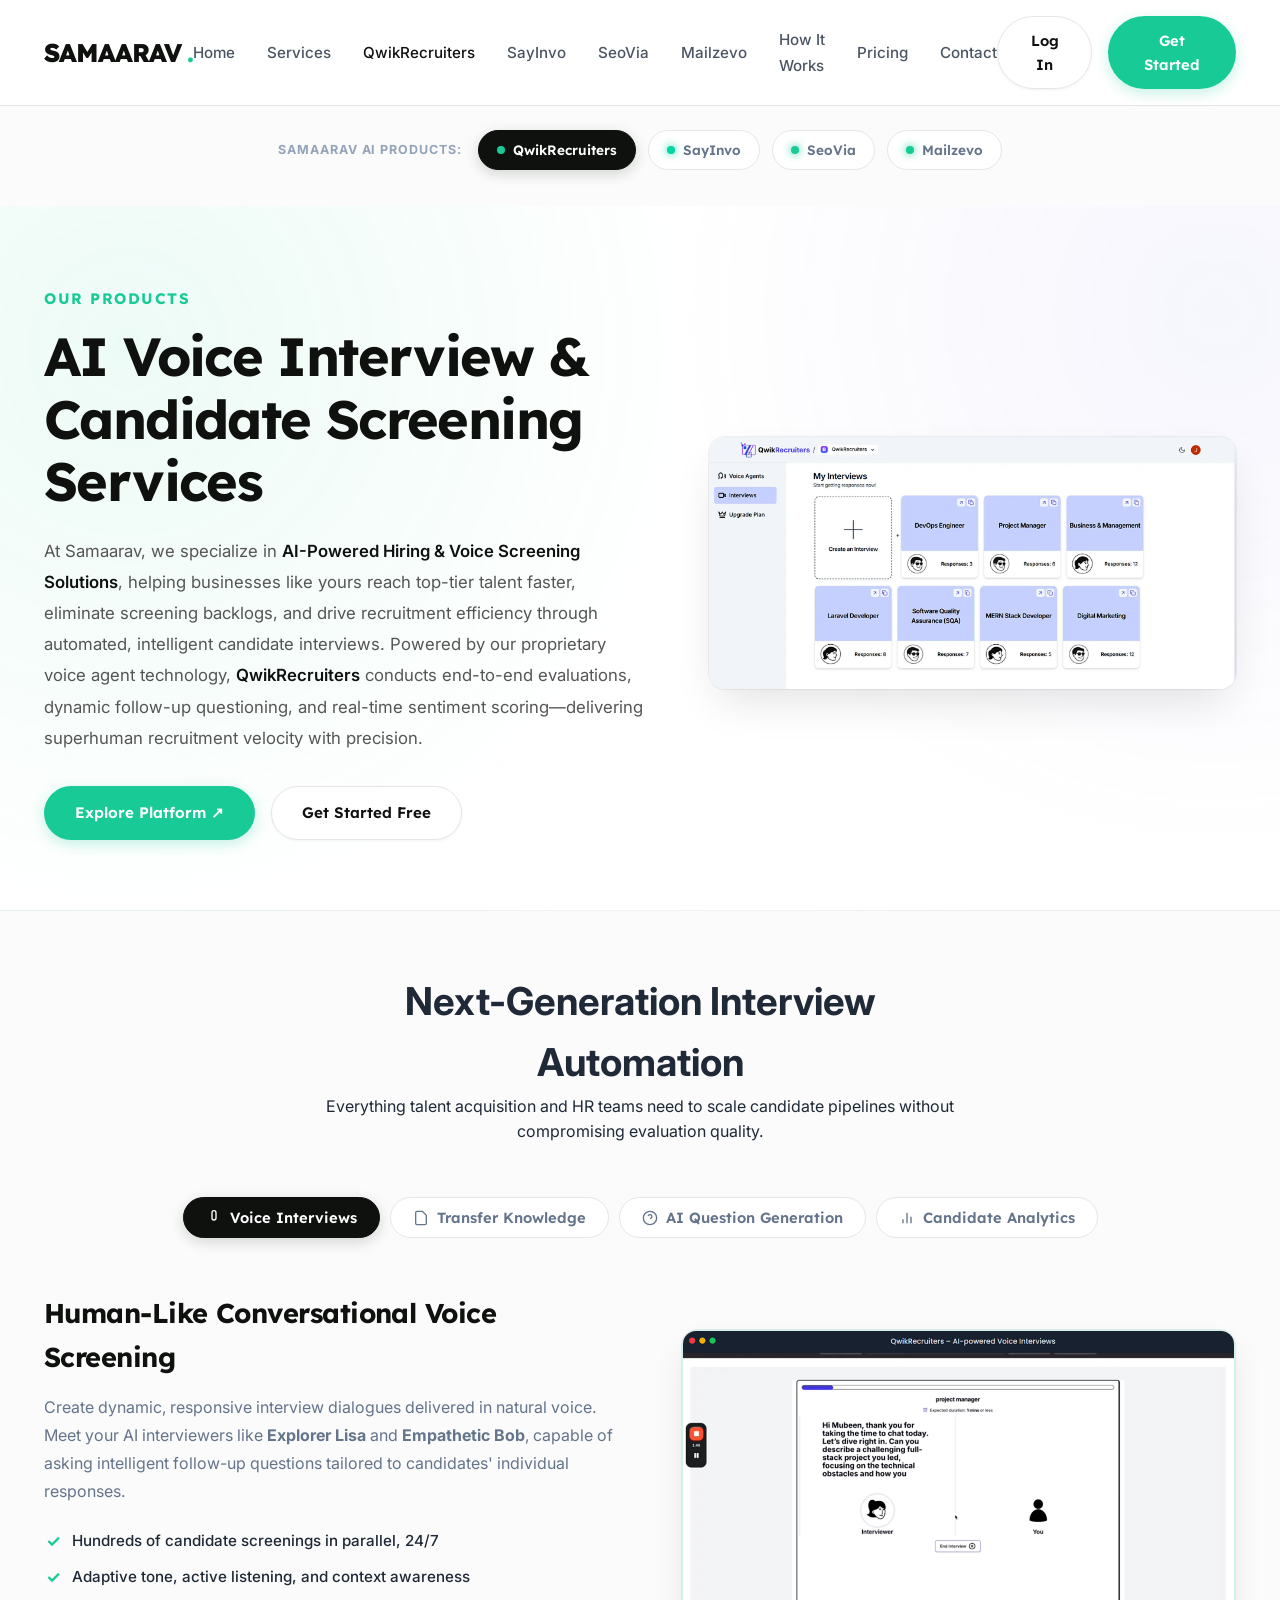
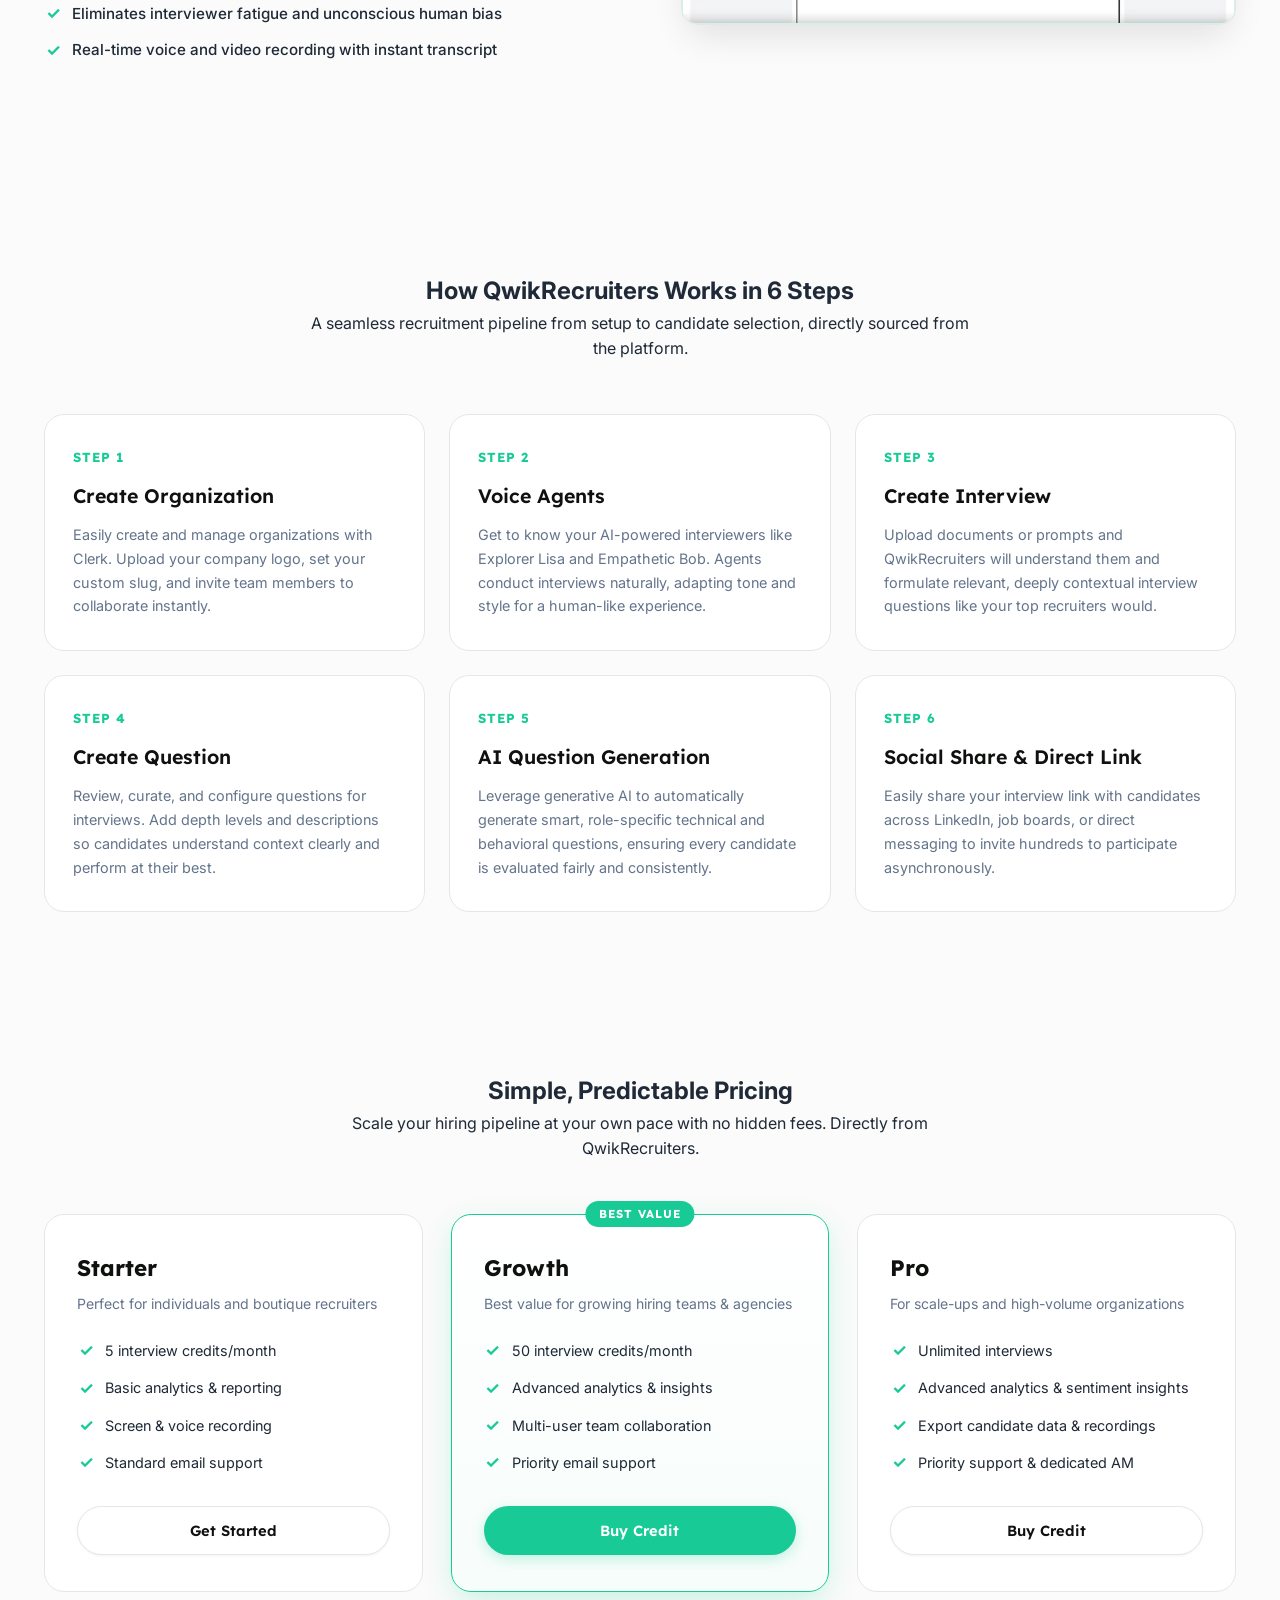
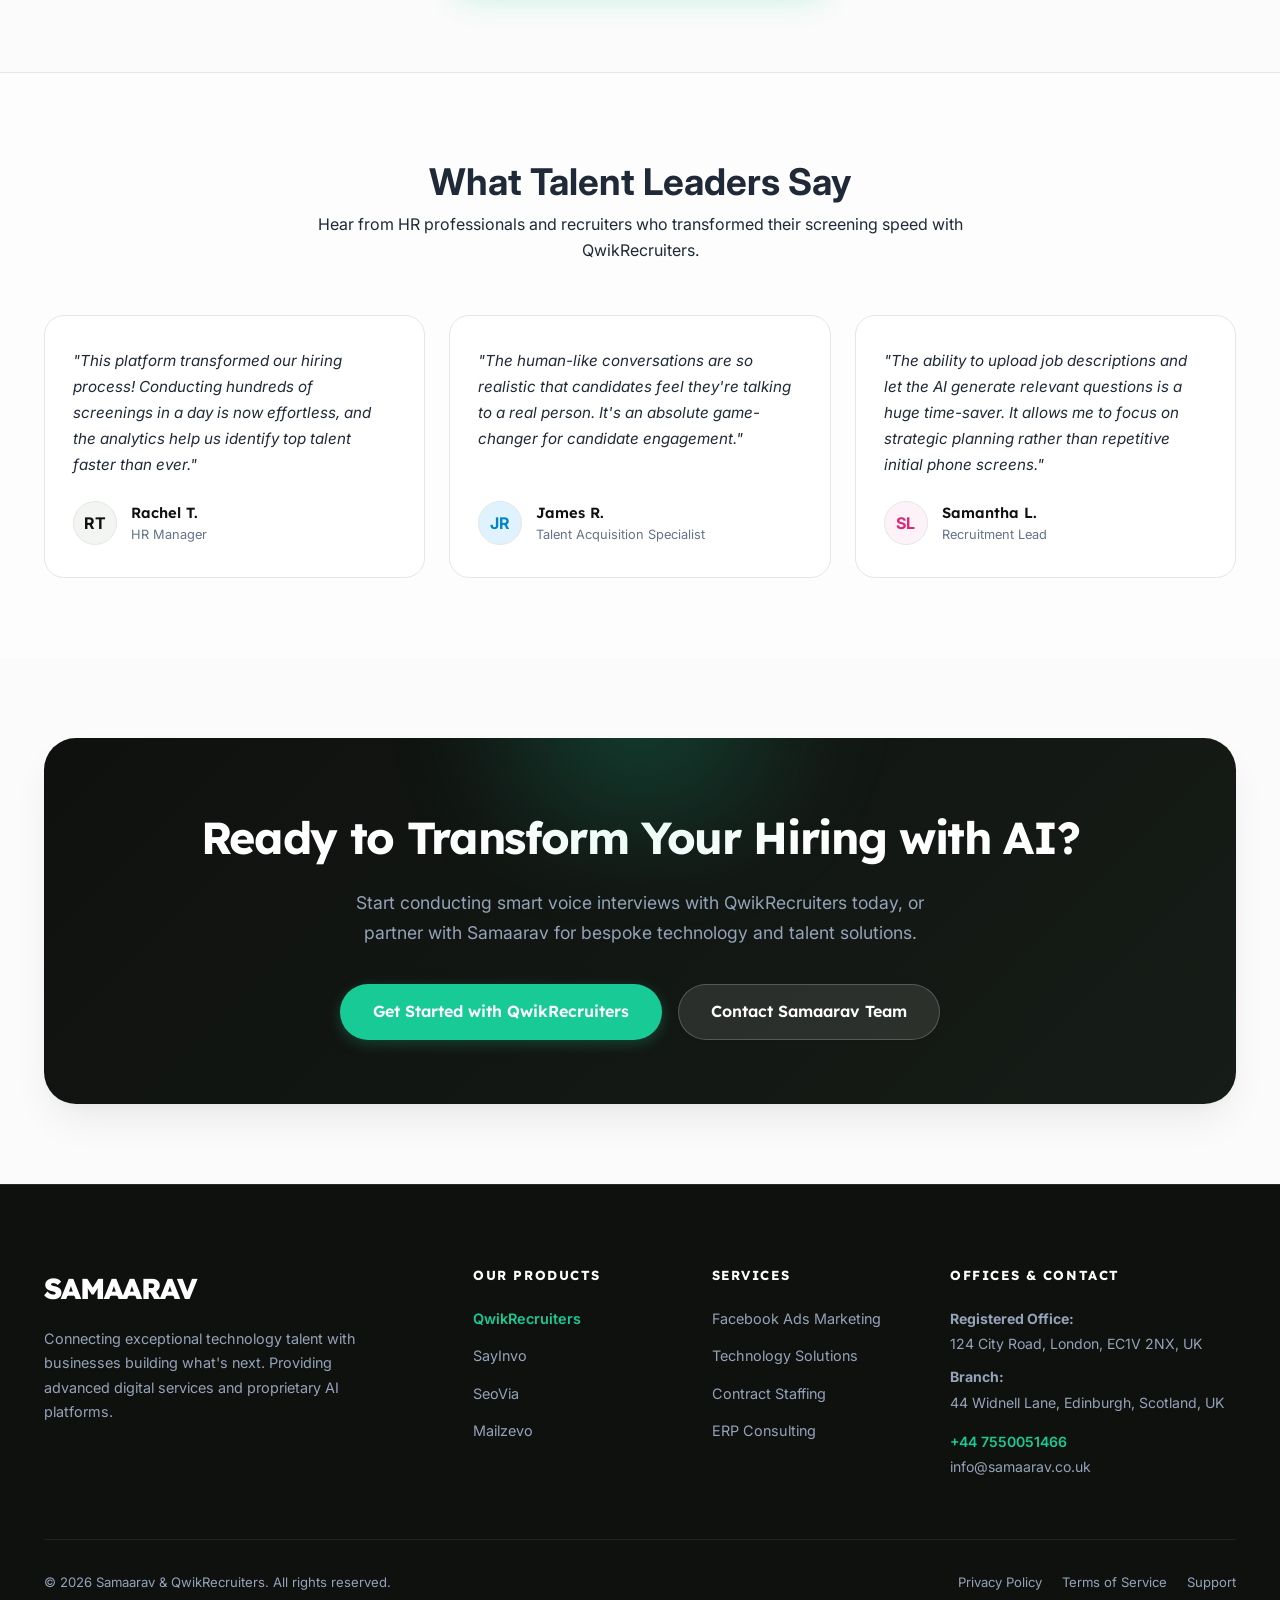
<file: index.html>
<!DOCTYPE html>
<html lang="en">
<head>
  <meta charset="UTF-8">
  <meta name="viewport" content="width=device-width, initial-scale=1.0">
  <title>Our Products | Samaarav - AI-Powered Solutions & Software</title>
  <meta name="description" content="Discover Samaarav's proprietary products and software innovations. Featuring QwikRecruiters, an AI-powered voice interview and intelligent candidate screening platform.">
  
  <!-- Fonts -->
  <link rel="preconnect" href="https://fonts.googleapis.com">
  <link rel="preconnect" href="https://fonts.gstatic.com" crossorigin>
  <link href="https://fonts.googleapis.com/css2?family=Inter:wght@300;400;500;600;700&family=Lexend+Deca:wght@400;500;600;700;800&display=swap" rel="stylesheet">
  
  <!-- Stylesheet -->
  <link rel="stylesheet" href="style.css?v=2.3">
</head>
<body>

  <!-- ======================================================================
       NAVIGATION BAR (SAMAARAV HEADER)
       ====================================================================== -->
  <header class="samaarav-nav">
    <div class="container nav-inner">
      <a href="https://samaarav.com/" class="brand-logo" aria-label="Samaarav Home">
        SAMAARAV<span>.</span>
      </a>

      <nav>
        <ul class="nav-links">
          <li><a href="https://samaarav.com/" class="nav-link">Home</a></li>
          <li><a href="https://samaarav.com/our-services/facebook-ads-marketing/" class="nav-link">Services</a></li>
          <li><a href="index.html" class="nav-link active">QwikRecruiters</a></li>
          <li><a href="sayinvo.html" class="nav-link">SayInvo</a></li>
          <li><a href="seovia.html" class="nav-link">SeoVia</a></li>
          <li><a href="mailzevo.html" class="nav-link">Mailzevo</a></li>
          <li><a href="#workflow" class="nav-link">How It Works</a></li>
          <li><a href="#pricing" class="nav-link">Pricing</a></li>
          <li><a href="https://samaarav.com/contact/" class="nav-link">Contact</a></li>
        </ul>
      </nav>

      <div class="nav-actions">
        <a href="http://qwikrecruiters.com/sign-in" target="_blank" rel="noopener noreferrer" class="btn btn-secondary">Log In</a>
        <a href="http://qwikrecruiters.com/sign-up" target="_blank" rel="noopener noreferrer" class="btn btn-primary">Get Started</a>
        <button class="nav-mobile-toggle" id="mobile-menu-btn" aria-label="Toggle navigation menu">
          <svg width="22" height="22" viewBox="0 0 24 24" fill="none" stroke="currentColor" stroke-width="2"><line x1="3" y1="12" x2="21" y2="12"></line><line x1="3" y1="6" x2="21" y2="6"></line><line x1="3" y1="18" x2="21" y2="18"></line></svg>
        </button>
      </div>
    </div>
  </header>

  <!-- ======================================================================
       PRODUCT ECOSYSTEM SWITCHER BAR
       ====================================================================== -->
  <div style="background: #fafbfa; padding: 24px 0 0;">
    <div class="container">
      <div class="product-ecosystem-bar">
        <span class="product-ecosystem-label">Samaarav AI Products:</span>
        <a href="index.html" class="product-switch-pill active-qwik">
          <span class="switch-dot"></span>
          QwikRecruiters
        </a>
        <a href="sayinvo.html" class="product-switch-pill">
          <span class="switch-dot sayinvo"></span>
          SayInvo
        </a>
        <a href="seovia.html" class="product-switch-pill">
          <span class="switch-dot seovia"></span>
          SeoVia
        </a>
        <a href="mailzevo.html" class="product-switch-pill">
          <span class="switch-dot mailzevo"></span>
          Mailzevo
        </a>
      </div>
    </div>
  </div>

  <!-- ======================================================================
       HERO / SPOTLIGHT SECTION: QWIKRECRUITERS (SAMAARAV SIGNATURE STYLE)
       ====================================================================== -->
  <section class="hero-spotlight-section" id="products">
    <div class="container hero-spotlight-grid">
      
      <!-- Left: Samaarav Typography & Value Proposition -->
      <div class="hero-spotlight-content">
        <span class="hero-category-tag">Our Products</span>

        <h1 class="hero-spotlight-title">
          AI Voice Interview &amp; <br>
          Candidate Screening Services
        </h1>

        <p class="hero-spotlight-desc">
          At Samaarav, we specialize in <strong>AI-Powered Hiring &amp; Voice Screening Solutions</strong>, helping businesses like yours reach top-tier talent faster, eliminate screening backlogs, and drive recruitment efficiency through automated, intelligent candidate interviews. Powered by our proprietary voice agent technology, <strong>QwikRecruiters</strong> conducts end-to-end evaluations, dynamic follow-up questioning, and real-time sentiment scoring—delivering superhuman recruitment velocity with precision.
        </p>

        <div class="hero-spotlight-actions">
          <a href="http://qwikrecruiters.com/" target="_blank" rel="noopener noreferrer" class="btn btn-primary" id="btn-explore-qwik" style="padding: 14px 30px; font-size: 0.95rem;">
            Explore Platform ↗
          </a>
          <a href="http://qwikrecruiters.com/sign-up" target="_blank" rel="noopener noreferrer" class="btn btn-secondary" id="btn-try-free" style="padding: 14px 30px; font-size: 0.95rem;">
            Get Started Free
          </a>
        </div>
      </div>

      <!-- Right: Dashboard Image Sitting Directly on Section Background -->
      <div class="hero-spotlight-media">
        <a href="http://qwikrecruiters.com/" target="_blank" rel="noopener noreferrer" style="display: block; width: 100%;">
          <img src="qwikrecruiters-preview.png" alt="QwikRecruiters AI Voice Interview Dashboard" class="hero-mockup-img" loading="eager">
        </a>
      </div>

    </div>
  </section>

  <!-- ======================================================================
       INTERACTIVE CAPABILITIES TABS (QWIKRECRUITERS DEEP DIVE)
       ====================================================================== -->
  <section class="capabilities-section" id="capabilities">
    <div class="container">
    <div class="section-intro-center">
      <h2 class="section-title" style="font-size: 2.4rem;">Next-Generation Interview Automation</h2>
      <p class="section-subtitle">
        Everything talent acquisition and HR teams need to scale candidate pipelines without compromising evaluation quality.
      </p>
    </div>

    <!-- Tabs Navigation -->
    <div class="tabs-nav">
      <button class="tab-btn active" data-tab="voice">
        <svg width="16" height="16" viewBox="0 0 24 24" fill="none" stroke="currentColor" stroke-width="2"><path d="M12 1a3 3 0 0 0-3 3v8a3 3 0 0 0 6 0V4a3 3 0 0 0-3-3z"></path></svg>
        Voice Interviews
      </button>
      <button class="tab-btn" data-tab="knowledge">
        <svg width="16" height="16" viewBox="0 0 24 24" fill="none" stroke="currentColor" stroke-width="2"><path d="M14 2H6a2 2 0 0 0-2 2v16a2 2 0 0 0 2 2h12a2 2 0 0 0 2-2V8z"></path></svg>
        Transfer Knowledge
      </button>
      <button class="tab-btn" data-tab="questions">
        <svg width="16" height="16" viewBox="0 0 24 24" fill="none" stroke="currentColor" stroke-width="2"><circle cx="12" cy="12" r="10"></circle><path d="M9.09 9a3 3 0 0 1 5.83 1c0 2-3 3-3 3"></path><line x1="12" y1="17" x2="12.01" y2="17"></line></svg>
        AI Question Generation
      </button>
      <button class="tab-btn" data-tab="analytics">
        <svg width="16" height="16" viewBox="0 0 24 24" fill="none" stroke="currentColor" stroke-width="2"><line x1="18" y1="20" x2="18" y2="10"></line><line x1="12" y1="20" x2="12" y2="4"></line><line x1="6" y1="20" x2="6" y2="14"></line></svg>
        Candidate Analytics
      </button>
    </div>

    <!-- Tab 1: Voice Interviews -->
    <div class="tab-pane active" id="tab-voice">
      <div class="tab-card-content">
        <div class="tab-text">
          <h3>Human-Like Conversational Voice Screening</h3>
          <p>
            Create dynamic, responsive interview dialogues delivered in natural voice. Meet your AI interviewers like <strong>Explorer Lisa</strong> and <strong>Empathetic Bob</strong>, capable of asking intelligent follow-up questions tailored to candidates' individual responses.
          </p>
          <ul class="tab-checklist">
            <li><span class="check-icon">✓</span> Hundreds of candidate screenings in parallel, 24/7</li>
            <li><span class="check-icon">✓</span> Adaptive tone, active listening, and context awareness</li>
            <li><span class="check-icon">✓</span> Eliminates interviewer fatigue and unconscious human bias</li>
            <li><span class="check-icon">✓</span> Real-time voice and video recording with instant transcript</li>
          </ul>
        </div>
        <div class="tab-mockup-image">
          <img src="voice-interview-preview.png" alt="QwikRecruiters AI-Powered Voice Interview Session Preview" class="tab-preview-img" loading="eager">
        </div>
      </div>
    </div>

    <!-- Tab 2: Transfer Knowledge -->
    <div class="tab-pane" id="tab-knowledge">
      <div class="tab-card-content">
        <div class="tab-text">
          <h3>Effortless Knowledge Transfer from Any Document</h3>
          <p>
            Simply upload your existing job descriptions, company guidelines, or custom prompts. QwikRecruiters parses complex requirements instantly, formulating relevant questions exactly as your best senior interviewers would.
          </p>
          <ul class="tab-checklist">
            <li><span class="check-icon">✓</span> Support for PDF, DOCX, and raw text prompt uploads</li>
            <li><span class="check-icon">✓</span> Automatic extraction of core competencies and required skills</li>
            <li><span class="check-icon">✓</span> Seamless organization & brand workspace management with Clerk</li>
            <li><span class="check-icon">✓</span> Frees hiring managers to focus on high-touch closing and leadership</li>
          </ul>
        </div>
        <div class="tab-mockup-image">
          <img src="transfer-knowledge-preview.png" alt="QwikRecruiters Document Upload & Objective Formulation Preview" class="tab-preview-img" loading="lazy">
        </div>
      </div>
    </div>

    <!-- Tab 3: AI Question Generation -->
    <div class="tab-pane" id="tab-questions">
      <div class="tab-card-content">
        <div class="tab-text">
          <h3>Role-Specific, Multi-Tier Question Generation</h3>
          <p>
            Leverage AI to automatically generate smart, role-specific questions spanning technical acumen and behavioral scenarios. Configure depth levels and criteria descriptions so candidates understand context and are assessed objectively.
          </p>
          <ul class="tab-checklist">
            <li><span class="check-icon">✓</span> Depth level configuration (Low, Medium, High)</li>
            <li><span class="check-icon">✓</span> Role-specific technical & behavioral question synthesis</li>
            <li><span class="check-icon">✓</span> Candidate interview description & context guidelines</li>
            <li><span class="check-icon">✓</span> Instant question editing, deletion, and regeneration</li>
          </ul>
        </div>
        <div class="tab-mockup-image">
          <img src="ai-question-generation-preview.png" alt="QwikRecruiters AI Question Generation & Interview Setup Preview" class="tab-preview-img" loading="lazy">
        </div>
      </div>
    </div>

    <!-- Tab 4: Analytics -->
    <div class="tab-pane" id="tab-analytics">
      <div class="tab-card-content">
        <div class="tab-text">
          <h3>Streamlined Candidate Analysis & Sentiment Intelligence</h3>
          <p>
            Empower your recruitment team with actionable insights: communication scores, sentiment analysis, confidence ratings, and AI executive summaries to make data-driven hiring decisions in seconds.
          </p>
          <ul class="tab-checklist">
            <li><span class="check-icon">✓</span> Overall Hiring Fit Score (0-100%)</li>
            <li><span class="check-icon">✓</span> Sentiment & communication clarity metrics</li>
            <li><span class="check-icon">✓</span> Quick bulleted interview summaries & flags</li>
            <li><span class="check-icon">✓</span> One-click candidate shortlisting and team sharing</li>
          </ul>
        </div>
        <div class="tab-mockup-image">
          <img src="candidate-analytics-preview.png" alt="QwikRecruiters Candidate Analytics & Sentiment Intelligence Preview" class="tab-preview-img" loading="lazy">
        </div>
      </div>
    </div>
    </div>
  </section>

  <!-- ======================================================================
       QWIKRECRUITERS 6-STEP WORKFLOW ENGINE
       ====================================================================== -->
  <section class="workflow-section" id="workflow">
    <div class="container">
    <div class="section-intro-center">
      <h2 class="section-title">How QwikRecruiters Works in 6 Steps</h2>
      <p class="section-subtitle">
        A seamless recruitment pipeline from setup to candidate selection, directly sourced from the platform.
      </p>
    </div>

    <div class="workflow-grid">
      <!-- Step 1 -->
      <div class="workflow-step-card">
        <span class="step-number-badge">Step 1</span>
        <h3 class="step-card-title">Create Organization</h3>
        <p class="step-card-desc">
          Easily create and manage organizations with Clerk. Upload your company logo, set your custom slug, and invite team members to collaborate instantly.
        </p>
      </div>

      <!-- Step 2 -->
      <div class="workflow-step-card">
        <span class="step-number-badge">Step 2</span>
        <h3 class="step-card-title">Voice Agents</h3>
        <p class="step-card-desc">
          Get to know your AI-powered interviewers like Explorer Lisa and Empathetic Bob. Agents conduct interviews naturally, adapting tone and style for a human-like experience.
        </p>
      </div>

      <!-- Step 3 -->
      <div class="workflow-step-card">
        <span class="step-number-badge">Step 3</span>
        <h3 class="step-card-title">Create Interview</h3>
        <p class="step-card-desc">
          Upload documents or prompts and QwikRecruiters will understand them and formulate relevant, deeply contextual interview questions like your top recruiters would.
        </p>
      </div>

      <!-- Step 4 -->
      <div class="workflow-step-card">
        <span class="step-number-badge">Step 4</span>
        <h3 class="step-card-title">Create Question</h3>
        <p class="step-card-desc">
          Review, curate, and configure questions for interviews. Add depth levels and descriptions so candidates understand context clearly and perform at their best.
        </p>
      </div>

      <!-- Step 5 -->
      <div class="workflow-step-card">
        <span class="step-number-badge">Step 5</span>
        <h3 class="step-card-title">AI Question Generation</h3>
        <p class="step-card-desc">
          Leverage generative AI to automatically generate smart, role-specific technical and behavioral questions, ensuring every candidate is evaluated fairly and consistently.
        </p>
      </div>

      <!-- Step 6 -->
      <div class="workflow-step-card">
        <span class="step-number-badge">Step 6</span>
        <h3 class="step-card-title">Social Share & Direct Link</h3>
        <p class="step-card-desc">
          Easily share your interview link with candidates across LinkedIn, job boards, or direct messaging to invite hundreds to participate asynchronously.
        </p>
      </div>
    </div>
    </div>
  </section>

  <!-- ======================================================================
       PRICING SNAPSHOT (FROM QWIKRECRUITERS TIERS)
       ====================================================================== -->
  <section class="pricing-preview-section" id="pricing">
    <div class="container">
    <div class="section-intro-center">
      <h2 class="section-title">Simple, Predictable Pricing</h2>
      <p class="section-subtitle">
        Scale your hiring pipeline at your own pace with no hidden fees. Directly from QwikRecruiters.
      </p>
    </div>

    <div class="pricing-cards-grid">
      <!-- Starter Tier -->
      <div class="pricing-card">
        <h3 class="tier-name">Starter</h3>
        <p class="tier-subtitle">Perfect for individuals and boutique recruiters</p>
        <ul class="tier-features">
          <li class="tier-feature-item"><span class="check-icon">✓</span> 5 interview credits/month</li>
          <li class="tier-feature-item"><span class="check-icon">✓</span> Basic analytics & reporting</li>
          <li class="tier-feature-item"><span class="check-icon">✓</span> Screen & voice recording</li>
          <li class="tier-feature-item"><span class="check-icon">✓</span> Standard email support</li>
        </ul>
        <a href="http://qwikrecruiters.com/sign-up" target="_blank" rel="noopener noreferrer" class="btn btn-secondary tier-btn">
          Get Started
        </a>
      </div>

      <!-- Growth Tier (Popular) -->
      <div class="pricing-card popular">
        <span class="popular-badge">Best Value</span>
        <h3 class="tier-name">Growth</h3>
        <p class="tier-subtitle">Best value for growing hiring teams & agencies</p>
        <ul class="tier-features">
          <li class="tier-feature-item"><span class="check-icon">✓</span> 50 interview credits/month</li>
          <li class="tier-feature-item"><span class="check-icon">✓</span> Advanced analytics & insights</li>
          <li class="tier-feature-item"><span class="check-icon">✓</span> Multi-user team collaboration</li>
          <li class="tier-feature-item"><span class="check-icon">✓</span> Priority email support</li>
        </ul>
        <a href="http://qwikrecruiters.com/sign-up" target="_blank" rel="noopener noreferrer" class="btn btn-primary tier-btn">
          Buy Credit
        </a>
      </div>

      <!-- Pro Tier -->
      <div class="pricing-card">
        <h3 class="tier-name">Pro</h3>
        <p class="tier-subtitle">For scale-ups and high-volume organizations</p>
        <ul class="tier-features">
          <li class="tier-feature-item"><span class="check-icon">✓</span> Unlimited interviews</li>
          <li class="tier-feature-item"><span class="check-icon">✓</span> Advanced analytics & sentiment insights</li>
          <li class="tier-feature-item"><span class="check-icon">✓</span> Export candidate data & recordings</li>
          <li class="tier-feature-item"><span class="check-icon">✓</span> Priority support & dedicated AM</li>
        </ul>
        <a href="http://qwikrecruiters.com/sign-up" target="_blank" rel="noopener noreferrer" class="btn btn-secondary tier-btn">
          Buy Credit
        </a>
      </div>
    </div>
    </div>
  </section>

  <!-- ======================================================================
       TESTIMONIALS (FROM QWIKRECRUITERS REAL REVIEWS)
       ====================================================================== -->
  <section class="testimonials-section">
    <div class="container">
      <div class="section-intro-center">
        <h2 class="section-title" style="font-size: 2.3rem;">What Talent Leaders Say</h2>
        <p class="section-subtitle">
          Hear from HR professionals and recruiters who transformed their screening speed with QwikRecruiters.
        </p>
      </div>

      <div class="testimonials-grid">
        <!-- Review 1 -->
        <div class="testimonial-card">
          <p class="testimonial-quote">
            "This platform transformed our hiring process! Conducting hundreds of screenings in a day is now effortless, and the analytics help us identify top talent faster than ever."
          </p>
          <div class="testimonial-author-row">
            <div class="author-avatar">RT</div>
            <div class="author-details">
              <h5>Rachel T.</h5>
              <p>HR Manager</p>
            </div>
          </div>
        </div>

        <!-- Review 2 -->
        <div class="testimonial-card">
          <p class="testimonial-quote">
            "The human-like conversations are so realistic that candidates feel they're talking to a real person. It's an absolute game-changer for candidate engagement."
          </p>
          <div class="testimonial-author-row">
            <div class="author-avatar" style="background: #e0f2fe; color: #0284c7;">JR</div>
            <div class="author-details">
              <h5>James R.</h5>
              <p>Talent Acquisition Specialist</p>
            </div>
          </div>
        </div>

        <!-- Review 3 -->
        <div class="testimonial-card">
          <p class="testimonial-quote">
            "The ability to upload job descriptions and let the AI generate relevant questions is a huge time-saver. It allows me to focus on strategic planning rather than repetitive initial phone screens."
          </p>
          <div class="testimonial-author-row">
            <div class="author-avatar" style="background: #fdf2f8; color: #db2777;">SL</div>
            <div class="author-details">
              <h5>Samantha L.</h5>
              <p>Recruitment Lead</p>
            </div>
          </div>
        </div>
      </div>
    </div>
  </section>


  <!-- ======================================================================
       BOTTOM CALL TO ACTION BANNER
       ====================================================================== -->
  <section class="products-cta-banner">
    <div class="container">
    <div class="cta-box">
      <h2 class="cta-title">Ready to Transform Your Hiring with AI?</h2>
      <p class="cta-desc">
        Start conducting smart voice interviews with QwikRecruiters today, or partner with Samaarav for bespoke technology and talent solutions.
      </p>
      <div class="cta-btn-group">
        <a href="http://qwikrecruiters.com/sign-up" target="_blank" rel="noopener noreferrer" class="btn btn-primary" style="padding: 14px 32px; font-size: 1rem;">
          Get Started with QwikRecruiters
        </a>
        <a href="https://samaarav.com/contact/" class="btn btn-secondary" style="background: rgba(255,255,255,0.1); color: #fff; border-color: rgba(255,255,255,0.2); padding: 14px 32px; font-size: 1rem;">
          Contact Samaarav Team
        </a>
      </div>
    </div>
    </div>
  </section>

  <!-- ======================================================================
       FOOTER (SAMAARAV OFFICIAL BRANDING & ADDRESSES)
       ====================================================================== -->
  <footer class="samaarav-footer">
    <div class="container">
      <div class="footer-grid">
        
        <!-- Brand Info -->
        <div class="footer-brand">
          <h3>SAMAARAV</h3>
          <p>
            Connecting exceptional technology talent with businesses building what's next. Providing advanced digital services and proprietary AI platforms.
          </p>
        </div>

        <!-- Products Column -->
        <div>
          <h4 class="footer-col-title">Our Products</h4>
          <ul class="footer-links">
            <li><a href="index.html" style="color: var(--color-primary); font-weight: 600;">QwikRecruiters</a></li>
            <li><a href="sayinvo.html">SayInvo</a></li>
            <li><a href="seovia.html">SeoVia</a></li>
            <li><a href="mailzevo.html">Mailzevo</a></li>
          </ul>
        </div>

        <!-- Services Column -->
        <div>
          <h4 class="footer-col-title">Services</h4>
          <ul class="footer-links">
            <li><a href="https://samaarav.com/our-services/facebook-ads-marketing/">Facebook Ads Marketing</a></li>
            <li><a href="https://samaarav.com/">Technology Solutions</a></li>
            <li><a href="https://samaarav.com/">Contract Staffing</a></li>
            <li><a href="https://samaarav.com/">ERP Consulting</a></li>
          </ul>
        </div>

        <!-- Offices & Contact -->
        <div>
          <h4 class="footer-col-title">Offices & Contact</h4>
          <div style="font-size: 0.88rem; line-height: 1.8; display: flex; flex-direction: column; gap: 8px;">
            <p><strong>Registered Office:</strong><br>124 City Road, London, EC1V 2NX, UK</p>
            <p><strong>Branch:</strong><br>44 Widnell Lane, Edinburgh, Scotland, UK</p>
            <p style="margin-top: 6px;">
              <a href="tel:+447550051466" style="color: var(--color-primary); font-weight: 600;">+44 7550051466</a><br>
              <a href="mailto:info@samaarav.co.uk" style="color: #94a3b8;">info@samaarav.co.uk</a>
            </p>
          </div>
        </div>

      </div>

      <!-- Footer Bottom -->
      <div class="footer-bottom">
        <p>&copy; 2026 Samaarav & QwikRecruiters. All rights reserved.</p>
        <div style="display: flex; gap: 20px;">
          <a href="#" style="color: #94a3b8;">Privacy Policy</a>
          <a href="#" style="color: #94a3b8;">Terms of Service</a>
          <a href="https://samaarav.com/contact/" style="color: #94a3b8;">Support</a>
        </div>
      </div>
    </div>
  </footer>

  <!-- ======================================================================
       VANILLA JS - INTERACTIVITY (TABS & SMOOTH INTERACTIONS)
       ====================================================================== -->
  <script>
    document.addEventListener('DOMContentLoaded', () => {
      // Interactive Capabilities Tabs Switcher
      const tabButtons = document.querySelectorAll('.tab-btn');
      const tabPanes = document.querySelectorAll('.tab-pane');

      tabButtons.forEach(button => {
        button.addEventListener('click', () => {
          const targetTabId = 'tab-' + button.getAttribute('data-tab');

          // Reset active states
          tabButtons.forEach(btn => btn.classList.remove('active'));
          tabPanes.forEach(pane => pane.classList.remove('active'));

          // Set current active
          button.classList.add('active');
          const targetPane = document.getElementById(targetTabId);
          if (targetPane) {
            targetPane.classList.add('active');
          }
        });
      });

      // Mobile Navigation Drawer Toggle
      const mobileBtn = document.getElementById('mobile-menu-btn');
      const navLinks = document.querySelector('.nav-links');
      if (mobileBtn && navLinks) {
        mobileBtn.addEventListener('click', () => {
          navLinks.classList.toggle('mobile-open');
        });
        navLinks.querySelectorAll('.nav-link').forEach(link => {
          link.addEventListener('click', () => {
            navLinks.classList.remove('mobile-open');
          });
        });
      }

      // Smooth scroll for in-page anchors
      document.querySelectorAll('a[href^="#"]').forEach(anchor => {
        anchor.addEventListener('click', function (e) {
          const targetId = this.getAttribute('href');
          if (targetId && targetId !== '#') {
            const targetElement = document.querySelector(targetId);
            if (targetElement) {
              e.preventDefault();
              targetElement.scrollIntoView({
                behavior: 'smooth',
                block: 'start'
              });
            }
          }
        });
      });
    });
  </script>
</body>
</html>
</file>
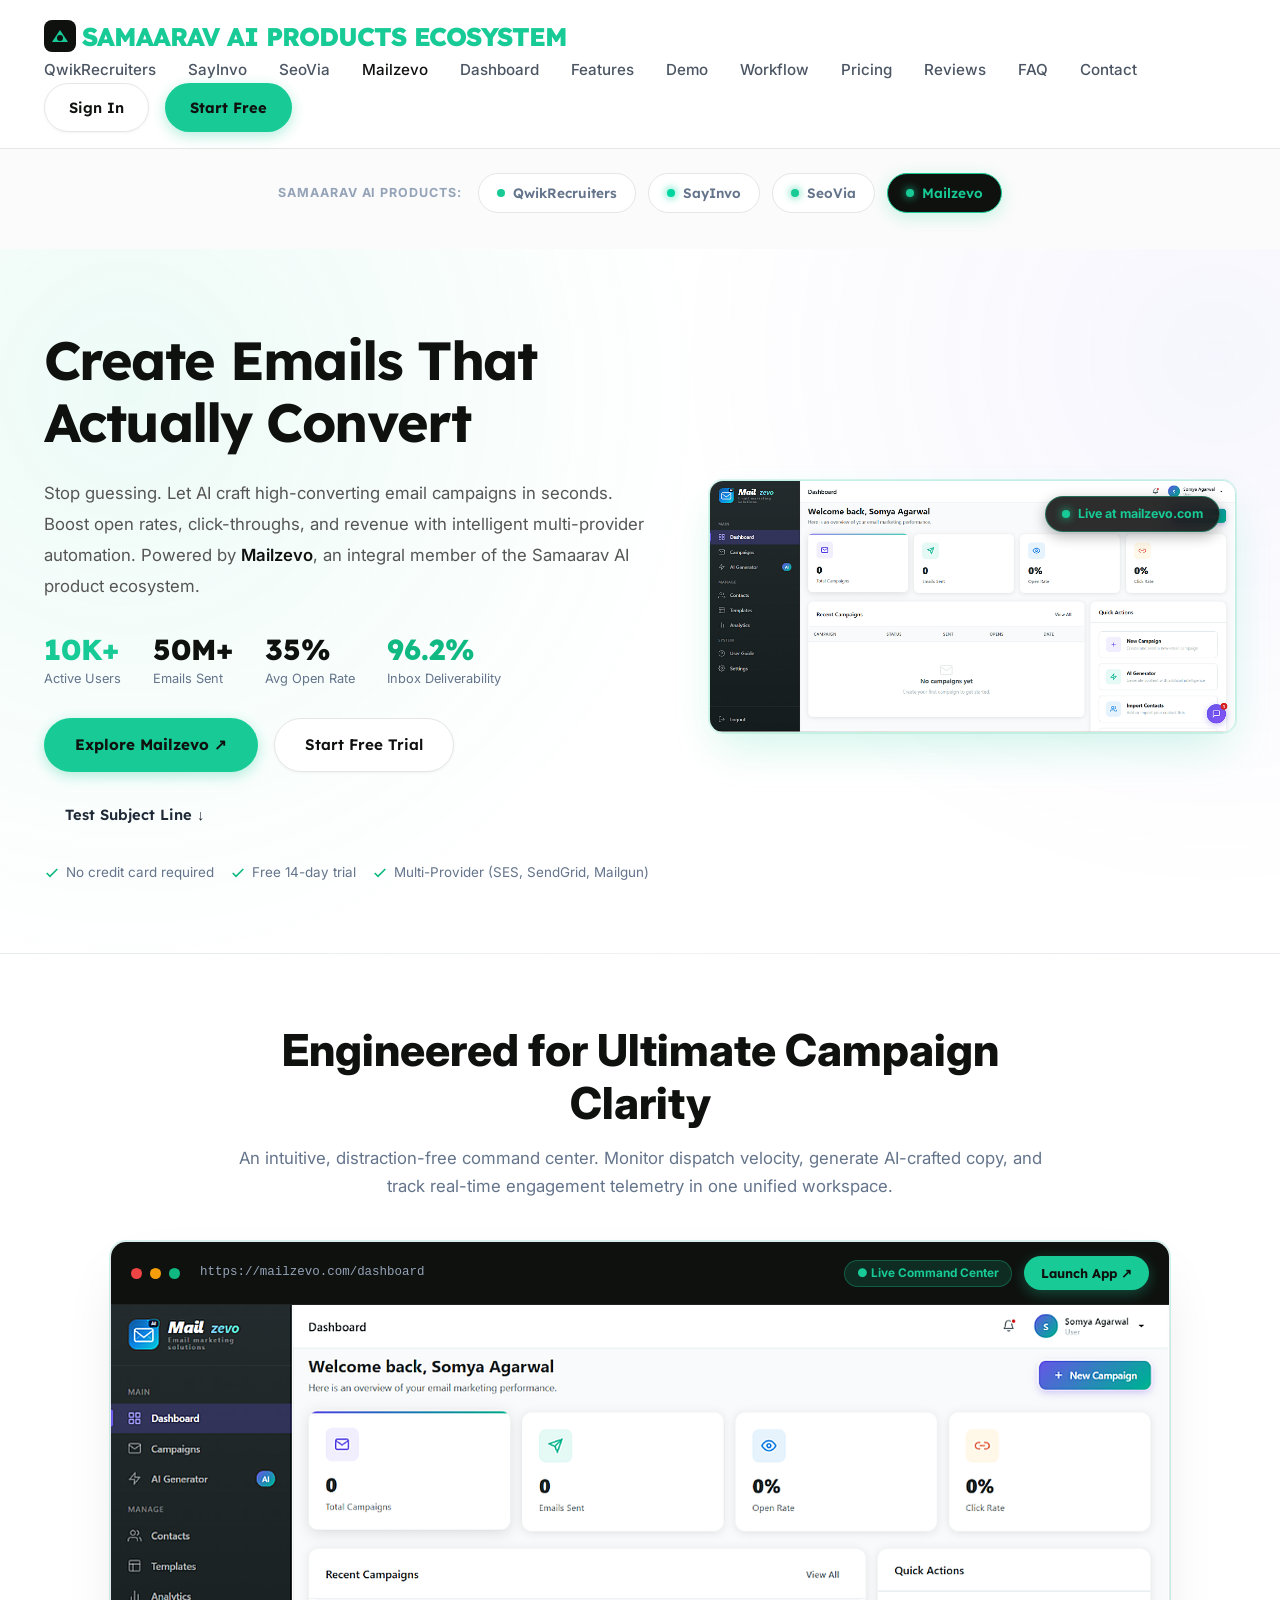
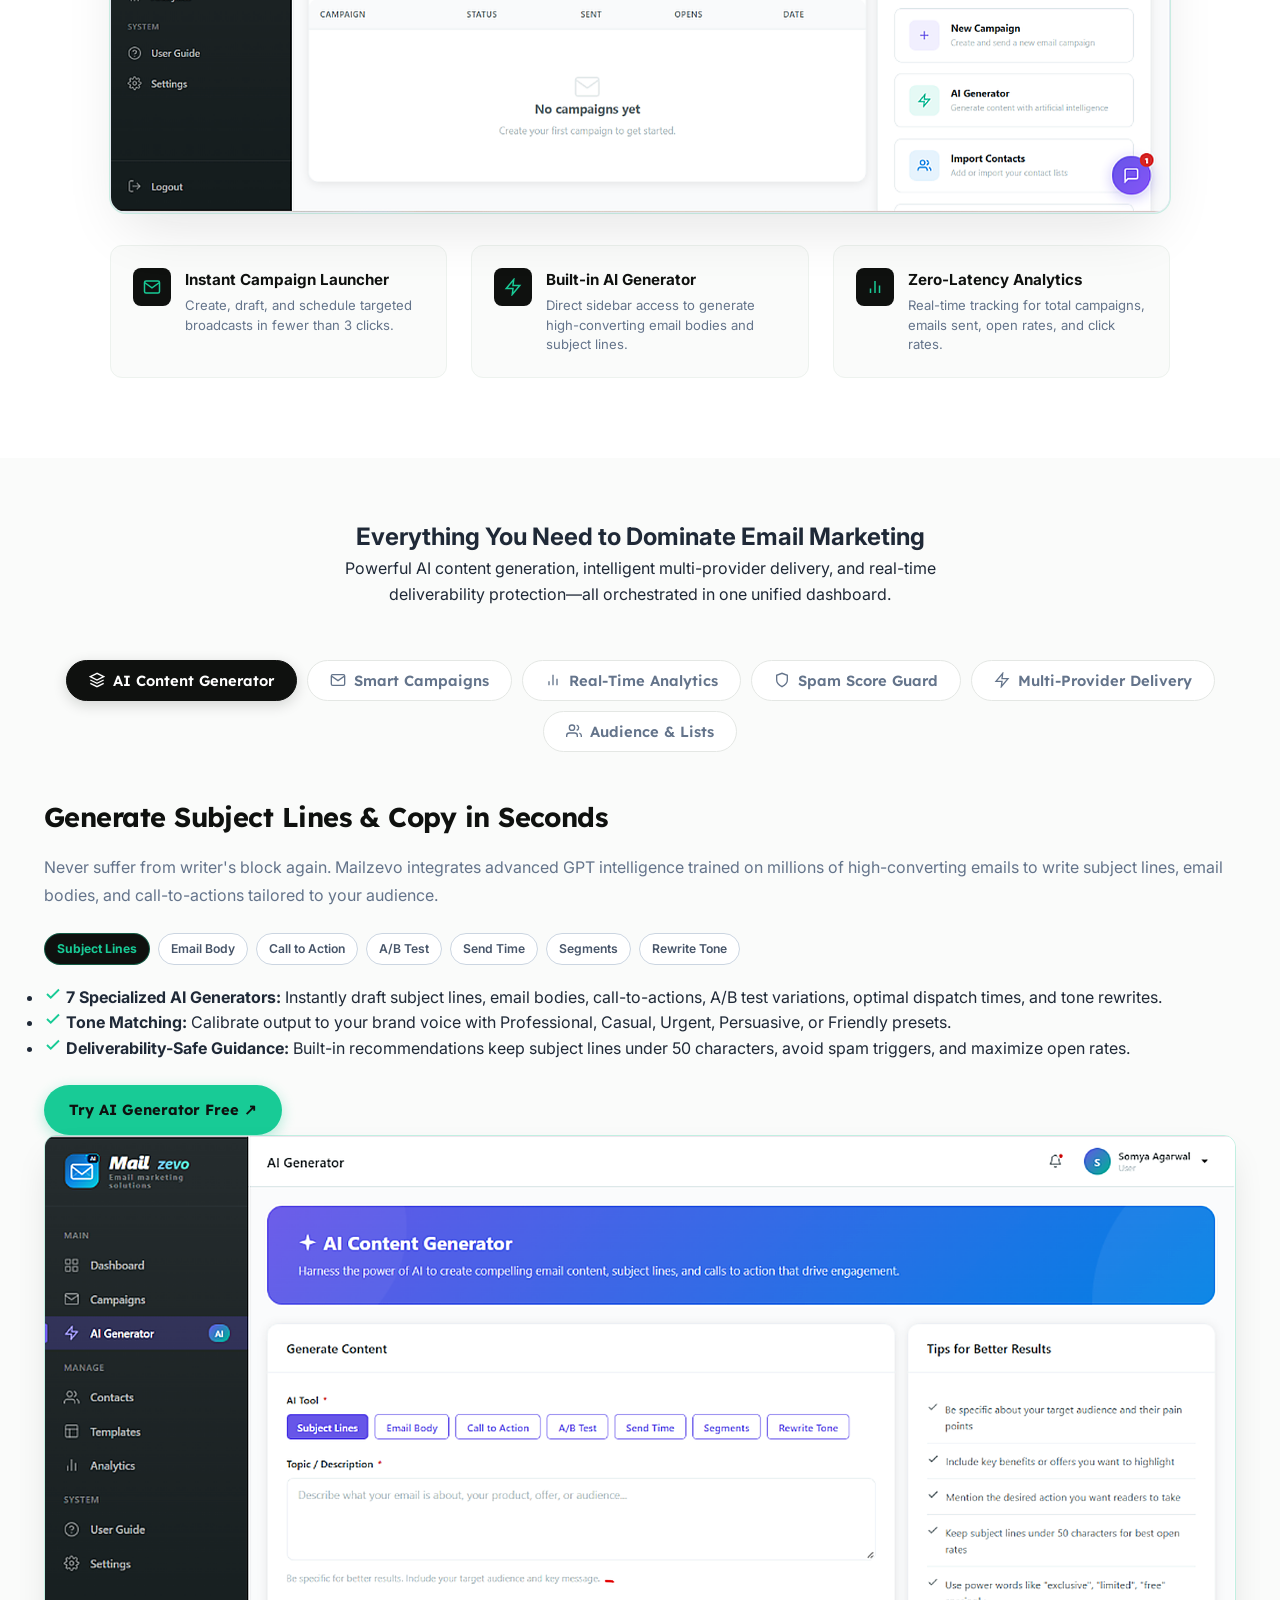
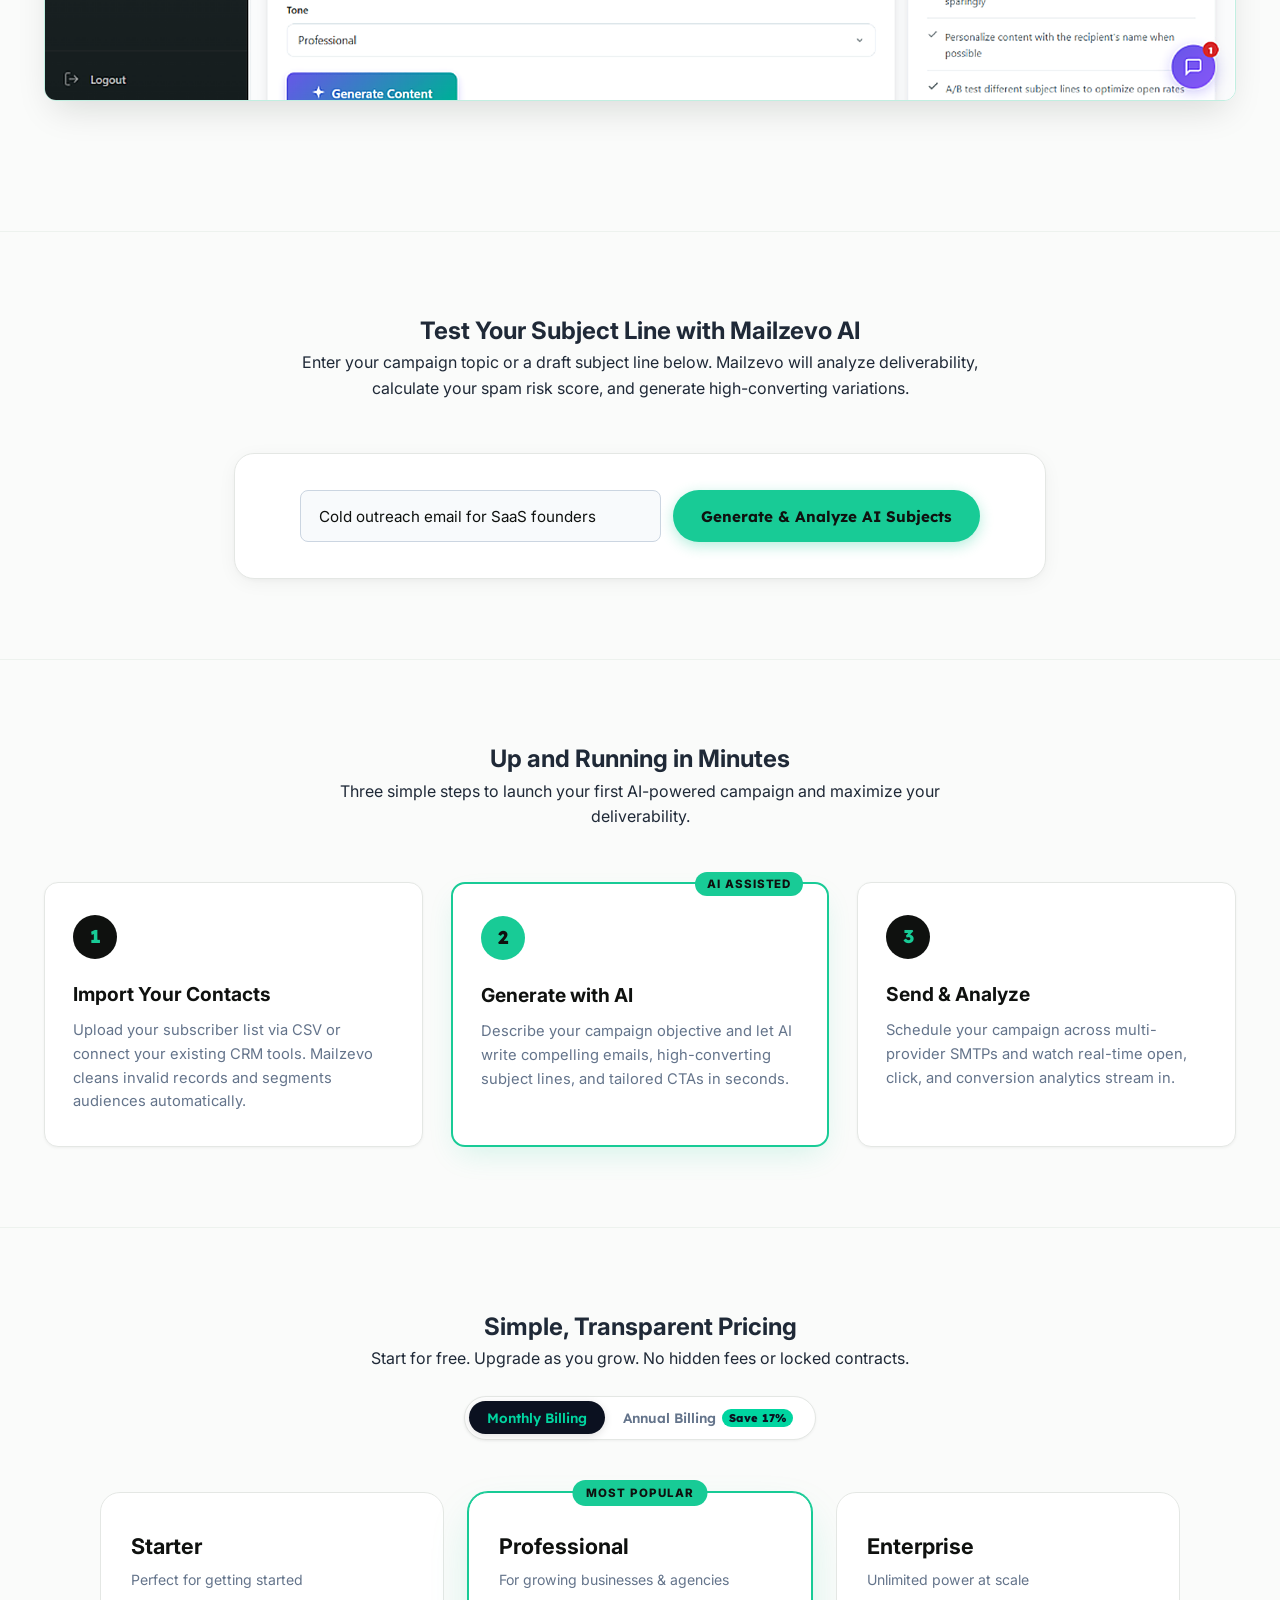
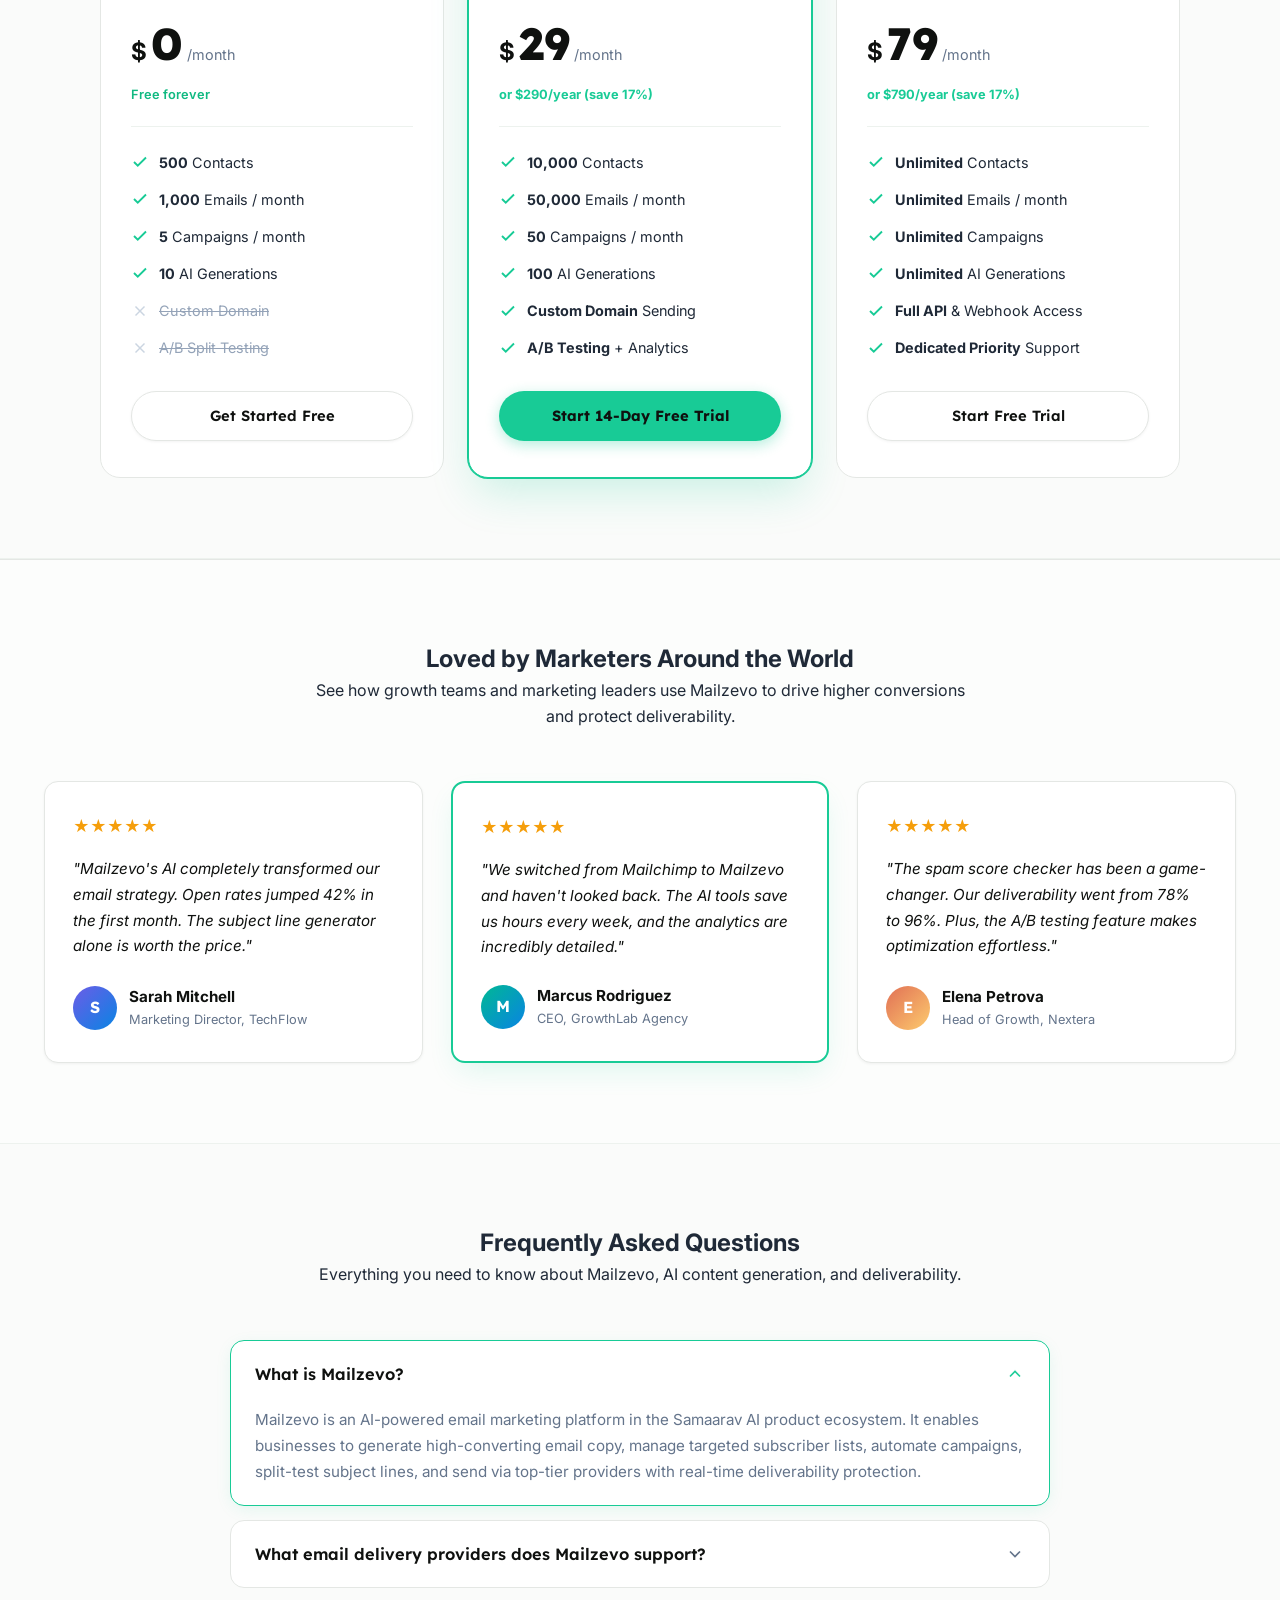
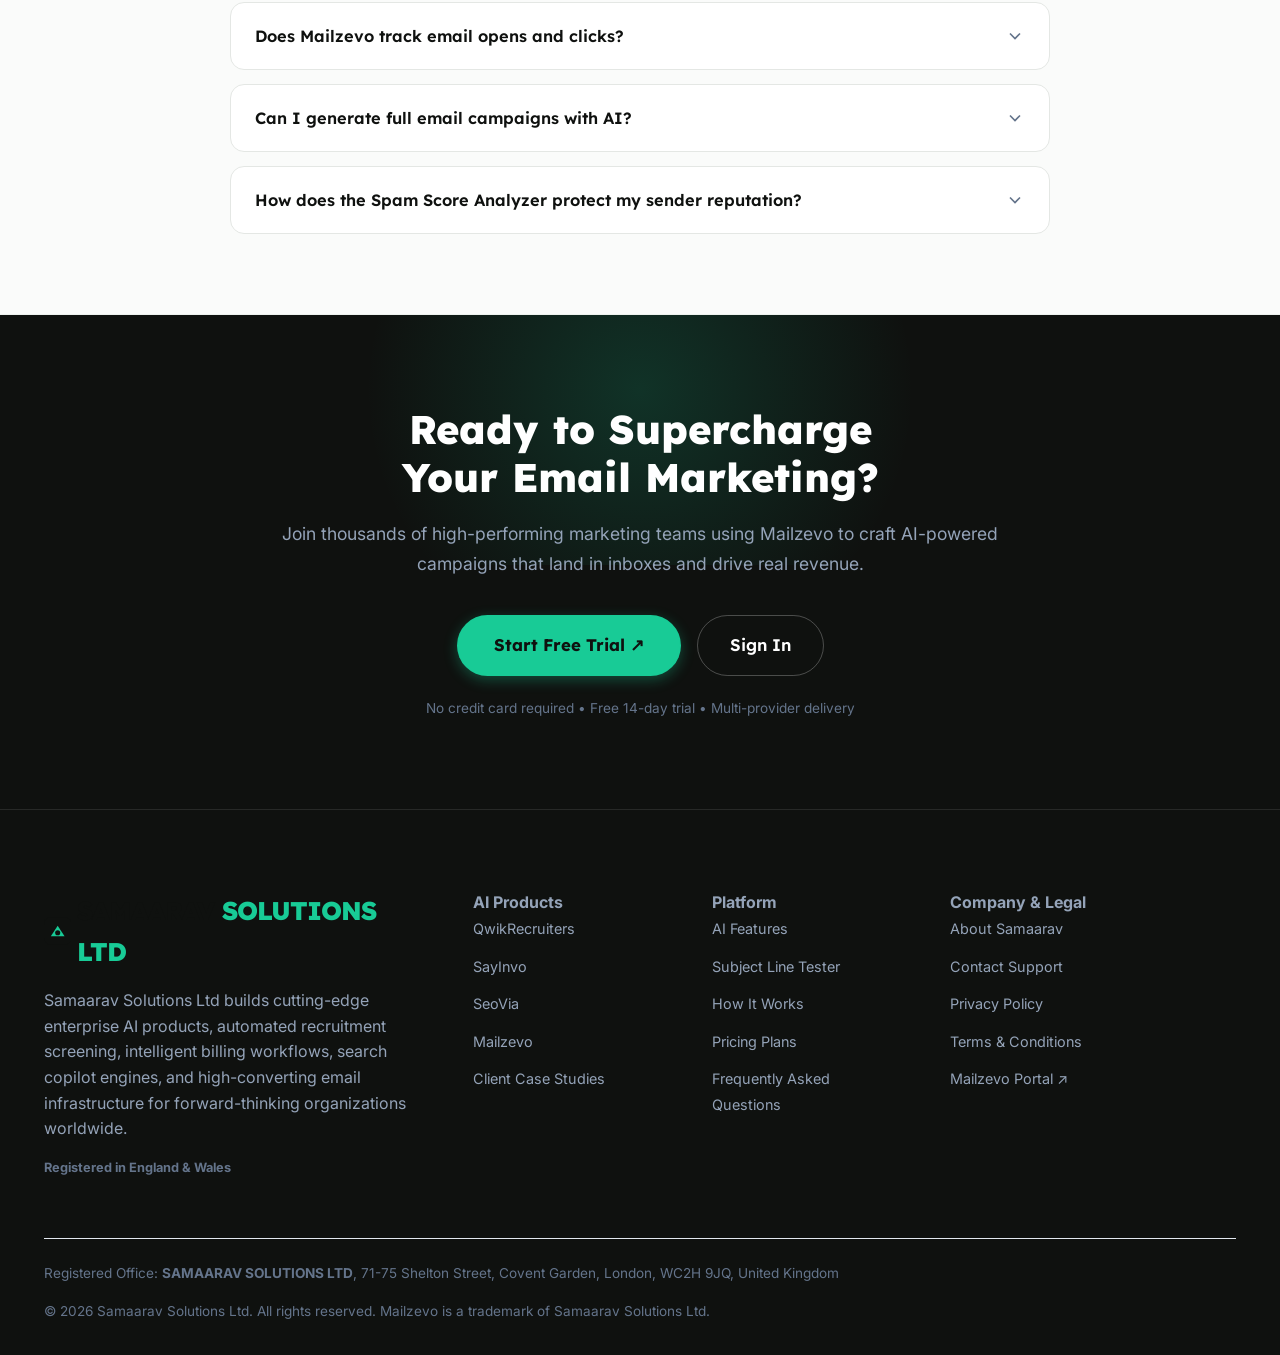
<file: mailzevo.html>
<!DOCTYPE html>
<html lang="en">
<head>
  <meta charset="UTF-8">
  <meta name="viewport" content="width=device-width, initial-scale=1.0">
  <title>Mailzevo - AI-Powered Email Marketing Platform | Samaarav Products</title>
  
  <meta name="description" content="Mailzevo is an AI-powered email marketing platform in the Samaarav ecosystem. Create, send, and track high-converting email campaigns with AI content generation, multi-provider delivery, and real-time deliverability protection.">
  <meta name="keywords" content="Mailzevo, email marketing, AI email, campaign management, email newsletter, email tracking, SendGrid, Mailgun, Amazon SES, Brevo, open rate, click rate, Samaarav">
  <meta name="robots" content="index, follow">
  <meta name="author" content="Samaarav Solutions Ltd">
  <link rel="canonical" href="https://samaarav.com/products/mailzevo">

  <!-- Open Graph -->
  <meta property="og:type" content="website">
  <meta property="og:title" content="Mailzevo - AI-Powered Email Marketing Platform | Samaarav">
  <meta property="og:description" content="Create emails that actually convert. AI content generation, smart campaigns, real-time analytics, and spam score analysis.">
  <meta property="og:url" content="https://mailzevo.com/">
  <meta property="og:site_name" content="Samaarav Products">
  <meta property="og:image" content="mailzevo-preview.png">

  <!-- Fonts: Lexend Deca (Headings) & Inter (Body) -->
  <link rel="preconnect" href="https://fonts.googleapis.com">
  <link rel="preconnect" href="https://fonts.gstatic.com" crossorigin>
  <link href="https://fonts.googleapis.com/css2?family=Inter:wght@300;400;500;600;700&family=Lexend+Deca:wght@400;500;600;700;800;900&display=swap" rel="stylesheet">

  <link rel="stylesheet" href="style.css">
</head>
<body>

  <!-- ======================================================================
       NAVIGATION BAR (SAMAARAV GLOBAL HEADER)
       ====================================================================== -->
  <header class="samaarav-nav" id="main-header">
    <div class="container nav-container">
      <a href="index.html" class="brand-logo" aria-label="Samaarav Home">
        <svg class="brand-mark" width="32" height="32" viewBox="0 0 32 32" fill="none">
          <rect width="32" height="32" rx="8" fill="#0f110f"/>
          <path d="M8 22L16 10L24 22H8Z" fill="#18cb96"/>
          <circle cx="16" cy="18" r="3" fill="#0f110f"/>
        </svg>
        <div class="brand-text">
          <span class="brand-title">SAMAARAV</span>
          <span class="brand-subtitle">AI PRODUCTS ECOSYSTEM</span>
        </div>
      </a>

      <nav class="nav-menu" aria-label="Primary Navigation">
        <ul class="nav-links">
          <li><a href="index.html" class="nav-link">QwikRecruiters</a></li>
          <li><a href="sayinvo.html" class="nav-link">SayInvo</a></li>
          <li><a href="seovia.html" class="nav-link">SeoVia</a></li>
          <li><a href="mailzevo.html" class="nav-link active">Mailzevo</a></li>
          <li><a href="#dashboard" class="nav-link">Dashboard</a></li>
          <li><a href="#features" class="nav-link">Features</a></li>
          <li><a href="#demo" class="nav-link">Demo</a></li>
          <li><a href="#how-it-works" class="nav-link">Workflow</a></li>
          <li><a href="#pricing" class="nav-link">Pricing</a></li>
          <li><a href="#reviews" class="nav-link">Reviews</a></li>
          <li><a href="#faq" class="nav-link">FAQ</a></li>
          <li><a href="https://samaarav.com/contact/" class="nav-link">Contact</a></li>
        </ul>
      </nav>

      <div class="nav-actions">
        <a href="https://mailzevo.com/login" target="_blank" rel="noopener noreferrer" class="btn btn-secondary">Sign In</a>
        <a href="https://mailzevo.com/register" target="_blank" rel="noopener noreferrer" class="btn btn-mailzevo">Start Free</a>
        <button class="nav-mobile-toggle" id="mobile-menu-btn" aria-label="Toggle navigation menu">
          <svg width="22" height="22" viewBox="0 0 24 24" fill="none" stroke="currentColor" stroke-width="2"><line x1="3" y1="12" x2="21" y2="12"></line><line x1="3" y1="6" x2="21" y2="6"></line><line x1="3" y1="18" x2="21" y2="18"></line></svg>
        </button>
      </div>
    </div>
  </header>

  <!-- ======================================================================
       PRODUCT ECOSYSTEM SWITCHER BAR
       ====================================================================== -->
  <div style="background: #fafbfa; padding: 24px 0 0;">
    <div class="container">
      <div class="product-ecosystem-bar">
        <span class="product-ecosystem-label">Samaarav AI Products:</span>
        <a href="index.html" class="product-switch-pill">
          <span class="switch-dot"></span>
          QwikRecruiters
        </a>
        <a href="sayinvo.html" class="product-switch-pill">
          <span class="switch-dot sayinvo"></span>
          SayInvo
        </a>
        <a href="seovia.html" class="product-switch-pill">
          <span class="switch-dot seovia"></span>
          SeoVia
        </a>
        <a href="mailzevo.html" class="product-switch-pill active-mailzevo">
          <span class="switch-dot mailzevo"></span>
          Mailzevo
        </a>
      </div>
    </div>
  </div>

  <!-- ======================================================================
       HERO / SPOTLIGHT SECTION: MAILZEVO (SAMAARAV FLAGSHIP PRODUCT #4)
       ====================================================================== -->
  <section class="hero-spotlight-section" id="product-hero">
    <div class="container hero-spotlight-grid">
      
      <!-- Left: Value Proposition & Information -->
      <div class="hero-spotlight-content">

        <h1 class="hero-spotlight-title" style="color: #0f110f;">
          Create Emails That<br>
          Actually Convert
        </h1>

        <p class="hero-spotlight-desc">
          Stop guessing. Let AI craft high-converting email campaigns in seconds. Boost open rates, click-throughs, and revenue with intelligent multi-provider automation. Powered by <strong>Mailzevo</strong>, an integral member of the Samaarav AI product ecosystem.
        </p>

        <!-- Metric Callouts (Direct from Mailzevo Engine) -->
        <div class="hero-metrics-row">
          <div class="metric-item">
            <div class="metric-val" style="color: #18cb96;">10K+</div>
            <div class="metric-lbl">Active Users</div>
          </div>
          <div class="metric-item">
            <div class="metric-val">50M+</div>
            <div class="metric-lbl">Emails Sent</div>
          </div>
          <div class="metric-item">
            <div class="metric-val">35%</div>
            <div class="metric-lbl">Avg Open Rate</div>
          </div>
          <div class="metric-item">
            <div class="metric-val" style="color: #10b981;">96.2%</div>
            <div class="metric-lbl">Inbox Deliverability</div>
          </div>
        </div>

        <!-- Call-to-action Buttons -->
        <div class="hero-spotlight-actions">
          <a href="https://mailzevo.com/" target="_blank" rel="noopener noreferrer" class="btn btn-mailzevo" style="padding: 14px 30px; font-size: 0.95rem;">
            Explore Mailzevo ↗
          </a>
          <a href="https://mailzevo.com/register" target="_blank" rel="noopener noreferrer" class="btn btn-secondary" style="padding: 14px 30px; font-size: 0.95rem;">
            Start Free Trial
          </a>
          <a href="#demo" class="btn btn-ghost" style="padding: 14px 20px;">
            Test Subject Line ↓
          </a>
        </div>

        <!-- Trust Badges -->
        <div style="margin-top: 20px; font-size: 0.84rem; color: #64748b; display: flex; flex-wrap: wrap; align-items: center; gap: 16px;">
          <span style="display: flex; align-items: center; gap: 6px;"><svg width="16" height="16" viewBox="0 0 24 24" fill="none" stroke="#10b981" stroke-width="2.5"><polyline points="20 6 9 17 4 12"></polyline></svg> No credit card required</span>
          <span style="display: flex; align-items: center; gap: 6px;"><svg width="16" height="16" viewBox="0 0 24 24" fill="none" stroke="#10b981" stroke-width="2.5"><polyline points="20 6 9 17 4 12"></polyline></svg> Free 14-day trial</span>
          <span style="display: flex; align-items: center; gap: 6px;"><svg width="16" height="16" viewBox="0 0 24 24" fill="none" stroke="#10b981" stroke-width="2.5"><polyline points="20 6 9 17 4 12"></polyline></svg> Multi-Provider (SES, SendGrid, Mailgun)</span>
        </div>
      </div>

      <!-- Right: Desktop Showcase Graphic -->
      <div class="hero-spotlight-media mailzevo">
        <a href="https://mailzevo.com/" target="_blank" rel="noopener noreferrer" style="display: block; width: 100%; position: relative;">
          <img src="mailzevo-preview.png" alt="Mailzevo AI-Powered Email Marketing Dashboard & Performance Analytics" class="hero-mockup-img" loading="eager">
          <div style="position: absolute; top: 16px; right: 16px; background: rgba(15, 17, 15, 0.88); backdrop-filter: blur(10px); padding: 7px 16px; border-radius: 9999px; border: 1px solid rgba(24, 203, 150, 0.4); font-size: 0.78rem; color: #18cb96; font-weight: 700; display: flex; align-items: center; gap: 8px; box-shadow: 0 4px 14px rgba(0,0,0,0.3);">
            <span style="width: 8px; height: 8px; border-radius: 50%; background: #18cb96; display: inline-block; box-shadow: 0 0 8px #18cb96;"></span>
            Live at mailzevo.com
          </div>
        </a>
      </div>

    </div>
  </section>


  <!-- ======================================================================
       LIVE DASHBOARD SHOWCASE SECTION
       ====================================================================== -->
  <section class="dashboard-showcase-section" id="dashboard" style="padding: 70px 0 80px; background: #ffffff;">
    <div class="container">
      <div class="section-intro-center" style="max-width: 820px; margin: 0 auto 40px; text-align: center;">
        <h2 class="section-title" style="font-size: clamp(2rem, 3.5vw, 2.75rem); color: #0f110f; font-weight: 800; line-height: 1.2; margin-bottom: 14px;">
          Engineered for Ultimate Campaign Clarity
        </h2>
        <p class="section-subtitle" style="font-size: 1.05rem; color: #64748b; line-height: 1.7; margin: 0 auto;">
          An intuitive, distraction-free command center. Monitor dispatch velocity, generate AI-crafted copy, and track real-time engagement telemetry in one unified workspace.
        </p>
      </div>

      <!-- Dashboard Frame with subtle obsidian/emerald border & shadow -->
      <div style="max-width: 1060px; margin: 0 auto; background: #ffffff; border-radius: 16px; border: 1px solid #e2e8f0; box-shadow: 0 25px 60px -15px rgba(15, 17, 15, 0.12), 0 0 0 1px rgba(24, 203, 150, 0.2); overflow: hidden; position: relative;">
        
        <!-- Browser Window Header Bar -->
        <div style="background: #0f110f; padding: 14px 20px; display: flex; align-items: center; justify-content: space-between; border-bottom: 1px solid rgba(255,255,255,0.08); flex-wrap: wrap; gap: 10px;">
          <div style="display: flex; align-items: center; gap: 8px;">
            <span style="width: 11px; height: 11px; border-radius: 50%; background: #ef4444; display: inline-block;"></span>
            <span style="width: 11px; height: 11px; border-radius: 50%; background: #f59e0b; display: inline-block;"></span>
            <span style="width: 11px; height: 11px; border-radius: 50%; background: #10b981; display: inline-block;"></span>
            <span style="margin-left: 12px; font-size: 0.78rem; color: #94a3b8; font-family: monospace;">https://mailzevo.com/dashboard</span>
          </div>
          <div style="display: flex; align-items: center; gap: 12px;">
            <span style="font-size: 0.74rem; color: #18cb96; font-weight: 700; background: rgba(24, 203, 150, 0.15); padding: 3px 12px; border-radius: 9999px; border: 1px solid rgba(24, 203, 150, 0.3);">
              ● Live Command Center
            </span>
            <a href="https://mailzevo.com/register" target="_blank" rel="noopener noreferrer" class="btn btn-mailzevo" style="padding: 6px 16px; font-size: 0.8rem;">
              Launch App ↗
            </a>
          </div>
        </div>

        <!-- The Uploaded Screenshot Image -->
        <a href="https://mailzevo.com/" target="_blank" rel="noopener noreferrer" style="display: block; width: 100%; position: relative;">
          <img src="mailzevo-preview.png" alt="Mailzevo Live Dashboard & Campaign Overview Interface" style="width: 100%; height: auto; display: block;" loading="lazy">
        </a>
      </div>

      <!-- Feature Callout Cards under Dashboard -->
      <div style="display: grid; grid-template-columns: repeat(3, 1fr); gap: 24px; max-width: 1060px; margin: 32px auto 0;">
        <div style="background: #fafbfa; border: 1px solid #edf2ee; border-radius: 12px; padding: 22px; display: flex; gap: 14px; align-items: flex-start;">
          <div style="width: 38px; height: 38px; border-radius: 8px; background: #0f110f; color: #18cb96; display: flex; align-items: center; justify-content: center; flex-shrink: 0;">
            <svg width="18" height="18" viewBox="0 0 24 24" fill="none" stroke="currentColor" stroke-width="2"><path d="M4 4h16c1.1 0 2 .9 2 2v12c0 1.1-.9 2-2 2H4c-1.1 0-2-.9-2-2V6c0-1.1.9-2 2-2z"/><polyline points="22,6 12,13 2,6"/></svg>
          </div>
          <div>
            <h4 style="font-size: 0.95rem; font-weight: 700; color: #0f110f; margin-bottom: 4px;">Instant Campaign Launcher</h4>
            <p style="font-size: 0.82rem; color: #64748b; margin: 0; line-height: 1.5;">Create, draft, and schedule targeted broadcasts in fewer than 3 clicks.</p>
          </div>
        </div>

        <div style="background: #fafbfa; border: 1px solid #edf2ee; border-radius: 12px; padding: 22px; display: flex; gap: 14px; align-items: flex-start;">
          <div style="width: 38px; height: 38px; border-radius: 8px; background: #0f110f; color: #18cb96; display: flex; align-items: center; justify-content: center; flex-shrink: 0;">
            <svg width="18" height="18" viewBox="0 0 24 24" fill="none" stroke="currentColor" stroke-width="2"><polygon points="13 2 3 14 12 14 11 22 21 10 12 10 13 2"/></svg>
          </div>
          <div>
            <h4 style="font-size: 0.95rem; font-weight: 700; color: #0f110f; margin-bottom: 4px;">Built-in AI Generator</h4>
            <p style="font-size: 0.82rem; color: #64748b; margin: 0; line-height: 1.5;">Direct sidebar access to generate high-converting email bodies and subject lines.</p>
          </div>
        </div>

        <div style="background: #fafbfa; border: 1px solid #edf2ee; border-radius: 12px; padding: 22px; display: flex; gap: 14px; align-items: flex-start;">
          <div style="width: 38px; height: 38px; border-radius: 8px; background: #0f110f; color: #18cb96; display: flex; align-items: center; justify-content: center; flex-shrink: 0;">
            <svg width="18" height="18" viewBox="0 0 24 24" fill="none" stroke="currentColor" stroke-width="2"><line x1="18" y1="20" x2="18" y2="10"/><line x1="12" y1="20" x2="12" y2="4"/><line x1="6" y1="20" x2="6" y2="14"/></svg>
          </div>
          <div>
            <h4 style="font-size: 0.95rem; font-weight: 700; color: #0f110f; margin-bottom: 4px;">Zero-Latency Analytics</h4>
            <p style="font-size: 0.82rem; color: #64748b; margin: 0; line-height: 1.5;">Real-time tracking for total campaigns, emails sent, open rates, and click rates.</p>
          </div>
        </div>
      </div>

    </div>
  </section>

  <!-- ======================================================================
       INTERACTIVE TABS: CORE MAILZEVO CAPABILITIES
       ====================================================================== -->
  <section class="capabilities-section" id="features">
    <div class="container">
      <div class="section-intro-center">
        <h2 class="section-title">Everything You Need to Dominate Email Marketing</h2>
        <p class="section-subtitle">
          Powerful AI content generation, intelligent multi-provider delivery, and real-time deliverability protection—all orchestrated in one unified dashboard.
        </p>
      </div>

      <!-- Tabs Navigation -->
      <div class="tabs-nav">
        <button class="tab-btn active" data-tab="ai-generator">
          <svg width="16" height="16" viewBox="0 0 24 24" fill="none" stroke="currentColor" stroke-width="2"><path d="M12 2L2 7l10 5 10-5-10-5z"></path><path d="M2 17l10 5 10-5"></path><path d="M2 12l10 5 10-5"></path></svg>
          AI Content Generator
        </button>
        <button class="tab-btn" data-tab="smart-campaigns">
          <svg width="16" height="16" viewBox="0 0 24 24" fill="none" stroke="currentColor" stroke-width="2"><path d="M4 4h16c1.1 0 2 .9 2 2v12c0 1.1-.9 2-2 2H4c-1.1 0-2-.9-2-2V6c0-1.1.9-2 2-2z"></path><polyline points="22,6 12,13 2,6"></polyline></svg>
          Smart Campaigns
        </button>
        <button class="tab-btn" data-tab="analytics">
          <svg width="16" height="16" viewBox="0 0 24 24" fill="none" stroke="currentColor" stroke-width="2"><line x1="18" y1="20" x2="18" y2="10"></line><line x1="12" y1="20" x2="12" y2="4"></line><line x1="6" y1="20" x2="6" y2="14"></line></svg>
          Real-Time Analytics
        </button>
        <button class="tab-btn" data-tab="spam-guard">
          <svg width="16" height="16" viewBox="0 0 24 24" fill="none" stroke="currentColor" stroke-width="2"><path d="M12 22s8-4 8-10V5l-8-3-8 3v7c0 6 8 10 8 10z"></path></svg>
          Spam Score Guard
        </button>
        <button class="tab-btn" data-tab="delivery">
          <svg width="16" height="16" viewBox="0 0 24 24" fill="none" stroke="currentColor" stroke-width="2"><polygon points="13 2 3 14 12 14 11 22 21 10 12 10 13 2"></polygon></svg>
          Multi-Provider Delivery
        </button>
        <button class="tab-btn" data-tab="contacts">
          <svg width="16" height="16" viewBox="0 0 24 24" fill="none" stroke="currentColor" stroke-width="2"><path d="M17 21v-2a4 4 0 0 0-4-4H5a4 4 0 0 0-4 4v2"></path><circle cx="9" cy="7" r="4"></circle><path d="M23 21v-2a4 4 0 0 0-3-3.87"></path><path d="M16 3.13a4 4 0 0 1 0 7.75"></path></svg>
          Audience &amp; Lists
        </button>
      </div>

      <!-- Tab Content Area -->
      <div class="tab-content-container">
        
        <!-- Tab 1: AI Content Generator -->
        <div class="tab-pane active" id="tab-ai-generator">
          <div class="tab-grid">
            <div class="tab-text">
              <h3>Generate Subject Lines &amp; Copy in Seconds</h3>
              <p>
                Never suffer from writer's block again. Mailzevo integrates advanced GPT intelligence trained on millions of high-converting emails to write subject lines, email bodies, and call-to-actions tailored to your audience.
              </p>

              <!-- Live AI Tool Modes from Mailzevo Interface -->
              <div style="display: flex; flex-wrap: wrap; gap: 8px; margin: 18px 0 20px;">
                <span style="background: #0f110f; color: #18cb96; font-size: 0.76rem; font-weight: 700; padding: 5px 12px; border-radius: 9999px; border: 1px solid rgba(24, 203, 150, 0.4);">Subject Lines</span>
                <span style="background: #ffffff; color: #475569; font-size: 0.76rem; font-weight: 600; padding: 5px 12px; border-radius: 9999px; border: 1px solid #cbd5e1;">Email Body</span>
                <span style="background: #ffffff; color: #475569; font-size: 0.76rem; font-weight: 600; padding: 5px 12px; border-radius: 9999px; border: 1px solid #cbd5e1;">Call to Action</span>
                <span style="background: #ffffff; color: #475569; font-size: 0.76rem; font-weight: 600; padding: 5px 12px; border-radius: 9999px; border: 1px solid #cbd5e1;">A/B Test</span>
                <span style="background: #ffffff; color: #475569; font-size: 0.76rem; font-weight: 600; padding: 5px 12px; border-radius: 9999px; border: 1px solid #cbd5e1;">Send Time</span>
                <span style="background: #ffffff; color: #475569; font-size: 0.76rem; font-weight: 600; padding: 5px 12px; border-radius: 9999px; border: 1px solid #cbd5e1;">Segments</span>
                <span style="background: #ffffff; color: #475569; font-size: 0.76rem; font-weight: 600; padding: 5px 12px; border-radius: 9999px; border: 1px solid #cbd5e1;">Rewrite Tone</span>
              </div>

              <ul class="feature-bullets">
                <li>
                  <svg width="18" height="18" viewBox="0 0 24 24" fill="none" stroke="#18cb96" stroke-width="2.5"><polyline points="20 6 9 17 4 12"></polyline></svg>
                  <span><strong>7 Specialized AI Generators:</strong> Instantly draft subject lines, email bodies, call-to-actions, A/B test variations, optimal dispatch times, and tone rewrites.</span>
                </li>
                <li>
                  <svg width="18" height="18" viewBox="0 0 24 24" fill="none" stroke="#18cb96" stroke-width="2.5"><polyline points="20 6 9 17 4 12"></polyline></svg>
                  <span><strong>Tone Matching:</strong> Calibrate output to your brand voice with Professional, Casual, Urgent, Persuasive, or Friendly presets.</span>
                </li>
                <li>
                  <svg width="18" height="18" viewBox="0 0 24 24" fill="none" stroke="#18cb96" stroke-width="2.5"><polyline points="20 6 9 17 4 12"></polyline></svg>
                  <span><strong>Deliverability-Safe Guidance:</strong> Built-in recommendations keep subject lines under 50 characters, avoid spam triggers, and maximize open rates.</span>
                </li>
              </ul>
              <div style="margin-top: 24px;">
                <a href="https://mailzevo.com/register" target="_blank" rel="noopener noreferrer" class="btn btn-mailzevo">Try AI Generator Free ↗</a>
              </div>
            </div>
            <div class="tab-media">
              <a href="https://mailzevo.com/" target="_blank" rel="noopener noreferrer" style="display: block; width: 100%; position: relative;">
                <img src="mailzevo-ai-generator.png" alt="Mailzevo Live AI Content Generator Interface" class="tab-preview-img" style="border-radius: 12px; border: 1px solid rgba(24, 203, 150, 0.25); box-shadow: 0 16px 36px -10px rgba(15, 17, 15, 0.15); width: 100%; height: auto;" loading="lazy">
              </a>
            </div>
          </div>
        </div>

        <!-- Tab 2: Smart Campaigns -->
        <div class="tab-pane" id="tab-smart-campaigns">
          <div class="tab-grid">
            <div class="tab-text">
              <h3>Intuitive Campaign Builder with Rich HTML Editing</h3>
              <p>
                Set up, customize, and dispatch high-converting email campaigns in minutes. Featuring an integrated rich-text and raw HTML editor, dynamic provider status verification, audience routing, and attachment support.
              </p>

              <!-- Live Campaign Creation Features from Screenshot -->
              <div style="display: flex; flex-wrap: wrap; gap: 8px; margin: 18px 0 20px;">
                <span style="background: #0f110f; color: #18cb96; font-size: 0.76rem; font-weight: 700; padding: 5px 12px; border-radius: 9999px; border: 1px solid rgba(24, 203, 150, 0.4);">Rich WYSIWYG &amp; HTML</span>
                <span style="background: #ffffff; color: #475569; font-size: 0.76rem; font-weight: 600; padding: 5px 12px; border-radius: 9999px; border: 1px solid #cbd5e1;">Multi-Provider Configured</span>
                <span style="background: #ffffff; color: #475569; font-size: 0.76rem; font-weight: 600; padding: 5px 12px; border-radius: 9999px; border: 1px solid #cbd5e1;">Audience Segments</span>
                <span style="background: #ffffff; color: #475569; font-size: 0.76rem; font-weight: 600; padding: 5px 12px; border-radius: 9999px; border: 1px solid #cbd5e1;">File Attachments</span>
              </div>

              <ul class="feature-bullets">
                <li>
                  <svg width="18" height="18" viewBox="0 0 24 24" fill="none" stroke="#18cb96" stroke-width="2.5"><polyline points="20 6 9 17 4 12"></polyline></svg>
                  <span><strong>Full WYSIWYG &amp; HTML Editor:</strong> Paste images directly, insert call-to-action buttons, lists, links, emojis, and toggle code view seamlessly.</span>
                </li>
                <li>
                  <svg width="18" height="18" viewBox="0 0 24 24" fill="none" stroke="#18cb96" stroke-width="2.5"><polyline points="20 6 9 17 4 12"></polyline></svg>
                  <span><strong>Multi-Provider Dispatch Routing:</strong> Automatically verify connected delivery engines with real-time status indicators (SES, SendGrid, Mailgun).</span>
                </li>
                <li>
                  <svg width="18" height="18" viewBox="0 0 24 24" fill="none" stroke="#18cb96" stroke-width="2.5"><polyline points="20 6 9 17 4 12"></polyline></svg>
                  <span><strong>Targeted Audience Selection:</strong> Broadcast across all subscribers, tagged contact groups, or custom segmented lists.</span>
                </li>
                <li>
                  <svg width="18" height="18" viewBox="0 0 24 24" fill="none" stroke="#18cb96" stroke-width="2.5"><polyline points="20 6 9 17 4 12"></polyline></svg>
                  <span><strong>Collateral &amp; File Attachments:</strong> Attach flyers, PDF guides, or assets (up to 3 files, 2MB each) with deliverability optimization.</span>
                </li>
              </ul>
              <div style="margin-top: 24px;">
                <a href="https://mailzevo.com/register" target="_blank" rel="noopener noreferrer" class="btn btn-mailzevo">Create Your First Campaign ↗</a>
              </div>
            </div>
            <div class="tab-media">
              <a href="https://mailzevo.com/" target="_blank" rel="noopener noreferrer" style="display: block; width: 100%; position: relative;">
                <img src="mailzevo-campaigns.png" alt="Mailzevo Live Campaign Creation and Editor Interface" class="tab-preview-img" style="border-radius: 12px; border: 1px solid rgba(24, 203, 150, 0.25); box-shadow: 0 16px 36px -10px rgba(15, 17, 15, 0.15); width: 100%; height: auto;" loading="lazy">
              </a>
            </div>
          </div>
        </div>

        <!-- Tab 3: Real-Time Analytics -->
        <div class="tab-pane" id="tab-analytics">
          <div class="tab-grid">
            <div class="tab-text">
              <h3>Live Campaign Telemetry &amp; Performance Radar</h3>
              <p>
                Get full visibility into every broadcast. Mailzevo tracks delivery status, recipient engagement, click attribution, and bounce metrics with zero latency.
              </p>

              <!-- Live Metrics from Screenshot -->
              <div style="display: flex; flex-wrap: wrap; gap: 8px; margin: 18px 0 20px;">
                <span style="background: #0f110f; color: #18cb96; font-size: 0.76rem; font-weight: 700; padding: 5px 12px; border-radius: 9999px; border: 1px solid rgba(24, 203, 150, 0.4);">Emails Sent</span>
                <span style="background: #ffffff; color: #475569; font-size: 0.76rem; font-weight: 600; padding: 5px 12px; border-radius: 9999px; border: 1px solid #cbd5e1;">Open Rate &amp; Opens</span>
                <span style="background: #ffffff; color: #475569; font-size: 0.76rem; font-weight: 600; padding: 5px 12px; border-radius: 9999px; border: 1px solid #cbd5e1;">Click Rate &amp; Clicks</span>
                <span style="background: #ffffff; color: #475569; font-size: 0.76rem; font-weight: 600; padding: 5px 12px; border-radius: 9999px; border: 1px solid #cbd5e1;">Bounce Rate Guard</span>
                <span style="background: #ffffff; color: #475569; font-size: 0.76rem; font-weight: 600; padding: 5px 12px; border-radius: 9999px; border: 1px solid #cbd5e1;">Unsubscribes Log</span>
              </div>

              <ul class="feature-bullets">
                <li>
                  <svg width="18" height="18" viewBox="0 0 24 24" fill="none" stroke="#18cb96" stroke-width="2.5"><polyline points="20 6 9 17 4 12"></polyline></svg>
                  <span><strong>Granular Open &amp; Click Tracking:</strong> Monitor exact open totals, unique clicks, and reader engagement percentages as campaigns unfold.</span>
                </li>
                <li>
                  <svg width="18" height="18" viewBox="0 0 24 24" fill="none" stroke="#18cb96" stroke-width="2.5"><polyline points="20 6 9 17 4 12"></polyline></svg>
                  <span><strong>Bounce &amp; Deliverability Health:</strong> Real-time bounce rate telemetry ensures your sender score remains uncompromised across major ISPs.</span>
                </li>
                <li>
                  <svg width="18" height="18" viewBox="0 0 24 24" fill="none" stroke="#18cb96" stroke-width="2.5"><polyline points="20 6 9 17 4 12"></polyline></svg>
                  <span><strong>Comprehensive Portfolio Overview:</strong> Track aggregate contacts, historical dispatch volume, lifetime open averages, and unsubscribe rates.</span>
                </li>
              </ul>
              <div style="margin-top: 24px;">
                <a href="https://mailzevo.com/register" target="_blank" rel="noopener noreferrer" class="btn btn-mailzevo">View Live Analytics Demo ↗</a>
              </div>
            </div>
            <div class="tab-media">
              <a href="https://mailzevo.com/" target="_blank" rel="noopener noreferrer" style="display: block; width: 100%; position: relative;">
                <img src="mailzevo-analytics.png" alt="Mailzevo Live Campaign Analytics and Performance Telemetry Interface" class="tab-preview-img" style="border-radius: 12px; border: 1px solid rgba(24, 203, 150, 0.25); box-shadow: 0 16px 36px -10px rgba(15, 17, 15, 0.15); width: 100%; height: auto;" loading="lazy">
              </a>
            </div>
          </div>
        </div>

        <!-- Tab 4: Spam Score Guard -->
        <div class="tab-pane" id="tab-spam-guard">
          <div class="tab-grid">
            <div class="tab-text">
              <h3>Guaranteed 96%+ Inbox Deliverability</h3>
              <p>
                Before your email is dispatched, Mailzevo's AI spam engine evaluates keywords, link reputation, header syntax, and HTML-to-text ratios to keep you out of the promotions or junk tabs.
              </p>
              <ul class="feature-bullets">
                <li>
                  <svg width="18" height="18" viewBox="0 0 24 24" fill="none" stroke="#18cb96" stroke-width="2.5"><polyline points="20 6 9 17 4 12"></polyline></svg>
                  <span><strong>Trigger Word Detection:</strong> Flags spammy triggers like "risk-free", "act now", and aggressive all-caps.</span>
                </li>
                <li>
                  <svg width="18" height="18" viewBox="0 0 24 24" fill="none" stroke="#18cb96" stroke-width="2.5"><polyline points="20 6 9 17 4 12"></polyline></svg>
                  <span><strong>DNS &amp; Domain Health:</strong> Validates SPF, DKIM, and DMARC alignment before high-volume dispatches.</span>
                </li>
                <li>
                  <svg width="18" height="18" viewBox="0 0 24 24" fill="none" stroke="#18cb96" stroke-width="2.5"><polyline points="20 6 9 17 4 12"></polyline></svg>
                  <span><strong>Inbox Placement Forecast:</strong> Provides actionable fixes to bump deliverability to 98%+.</span>
                </li>
              </ul>
              <div style="margin-top: 24px;">
                <a href="#demo" class="btn btn-mailzevo">Run Live Spam Check ↓</a>
              </div>
            </div>
            <div class="tab-media">
              <img src="mailzevo-features-preview.png" alt="Mailzevo Spam Score Guard" class="tab-preview-img">
            </div>
          </div>
        </div>

        <!-- Tab 5: Multi-Provider Delivery -->
        <div class="tab-pane" id="tab-delivery">
          <div class="tab-grid">
            <div class="tab-text">
              <h3>Connect Your Preferred Delivery Engine</h3>
              <p>
                Never get locked into a single expensive email provider. Mailzevo connects directly to industry-standard SMTP and API providers for high reliability and ultra-low sending costs.
              </p>
              <ul class="feature-bullets">
                <li>
                  <svg width="18" height="18" viewBox="0 0 24 24" fill="none" stroke="#18cb96" stroke-width="2.5"><polyline points="20 6 9 17 4 12"></polyline></svg>
                  <span><strong>Supported Providers:</strong> SendGrid, Amazon SES, Mailgun, Postmark, Brevo (Sendinblue), and Gmail SMTP.</span>
                </li>
                <li>
                  <svg width="18" height="18" viewBox="0 0 24 24" fill="none" stroke="#18cb96" stroke-width="2.5"><polyline points="20 6 9 17 4 12"></polyline></svg>
                  <span><strong>Zero Markups on Sending:</strong> Use your own SES or SendGrid keys and send 10,000 emails for as little as $1.</span>
                </li>
                <li>
                  <svg width="18" height="18" viewBox="0 0 24 24" fill="none" stroke="#18cb96" stroke-width="2.5"><polyline points="20 6 9 17 4 12"></polyline></svg>
                  <span><strong>Automatic Fallback:</strong> If one provider encounters rate limits, Mailzevo routes traffic seamlessly to your backup provider.</span>
                </li>
              </ul>
              <div style="margin-top: 24px;">
                <a href="https://mailzevo.com/register" target="_blank" rel="noopener noreferrer" class="btn btn-mailzevo">Connect Providers ↗</a>
              </div>
            </div>
            <div class="tab-media">
              <img src="mailzevo-preview.png" alt="Mailzevo Multi-Provider Delivery Engine" class="tab-preview-img">
            </div>
          </div>
        </div>

        <!-- Tab 6: Audience & Lists -->
        <div class="tab-pane" id="tab-contacts">
          <div class="tab-grid">
            <div class="tab-text">
              <h3>Intelligent Contact Segmentation &amp; Tags</h3>
              <p>
                Import subscriber lists seamlessly via CSV or API. Create dynamic segments based on engagement recency, purchase activity, or custom tags to send hyper-relevant content.
              </p>
              <ul class="feature-bullets">
                <li>
                  <svg width="18" height="18" viewBox="0 0 24 24" fill="none" stroke="#18cb96" stroke-width="2.5"><polyline points="20 6 9 17 4 12"></polyline></svg>
                  <span><strong>Instant CSV Upload:</strong> Bulk import contacts with automatic duplicate removal and syntax validation.</span>
                </li>
                <li>
                  <svg width="18" height="18" viewBox="0 0 24 24" fill="none" stroke="#18cb96" stroke-width="2.5"><polyline points="20 6 9 17 4 12"></polyline></svg>
                  <span><strong>Dynamic Segments:</strong> Filter by "Opened in last 30 days", "Clicked pricing link", or "High VIP tag".</span>
                </li>
                <li>
                  <svg width="18" height="18" viewBox="0 0 24 24" fill="none" stroke="#18cb96" stroke-width="2.5"><polyline points="20 6 9 17 4 12"></polyline></svg>
                  <span><strong>GDPR &amp; CAN-SPAM Ready:</strong> Automated 1-click unsubscribe links and privacy compliance out of the box.</span>
                </li>
              </ul>
              <div style="margin-top: 24px;">
                <a href="https://mailzevo.com/register" target="_blank" rel="noopener noreferrer" class="btn btn-mailzevo">Manage Contacts Free ↗</a>
              </div>
            </div>
            <div class="tab-media">
              <img src="mailzevo-features-preview.png" alt="Mailzevo Contact Management and List Segmentation" class="tab-preview-img">
            </div>
          </div>
        </div>

      </div>
    </div>
  </section>

  <!-- ======================================================================
       INTERACTIVE DEMO / AUDIT: AI SUBJECT LINE & SPAM SCORE ANALYZER
       ====================================================================== -->
  <section class="demo-section" id="demo" style="background: #fafbfa; padding: 80px 0; border-top: 1px solid #edf2ee; border-bottom: 1px solid #edf2ee;">
    <div class="container" style="max-width: 860px;">
      <div class="section-intro-center">
        <h2 class="section-title">Test Your Subject Line with Mailzevo AI</h2>
        <p class="section-subtitle">
          Enter your campaign topic or a draft subject line below. Mailzevo will analyze deliverability, calculate your spam risk score, and generate high-converting variations.
        </p>
      </div>

      <div class="mailzevo-interactive-tool-box">
        <div class="mailzevo-input-row">
          <input type="text" id="subject-topic-input" class="mailzevo-input" placeholder="e.g., Cold outreach email for SaaS founders, or Product launch announcement" value="Cold outreach email for SaaS founders">
          <button type="button" class="btn btn-mailzevo mailzevo-tool-btn" onclick="runSubjectAnalysis()">
            <span id="subject-btn-text">Generate &amp; Analyze AI Subjects</span>
            <span id="subject-spinner" style="display: none;">Analyzing...</span>
          </button>
        </div>

        <!-- Interactive Result Output Panel -->
        <div id="subject-result-panel" class="simulator-result-panel">
          <div style="display: flex; justify-content: space-between; align-items: center; border-bottom: 1px solid rgba(255,255,255,0.12); padding-bottom: 16px; margin-bottom: 20px; flex-wrap: wrap; gap: 12px;">
            <div>
              <span style="font-size: 0.76rem; text-transform: uppercase; letter-spacing: 0.08em; color: #18cb96; font-weight: 700;">AI Analysis Complete</span>
              <h4 style="margin: 4px 0 0; font-size: 1.15rem; color: #ffffff;" id="subject-topic-display">Cold outreach email for SaaS founders</h4>
            </div>
            <div style="display: flex; align-items: center; gap: 14px;">
              <div style="text-align: right;">
                <div style="font-size: 0.72rem; color: #94a3b8;">Spam Score</div>
                <div style="font-size: 1.35rem; font-weight: 800; color: #18cb96;"><span id="subject-spam-display">98</span>/100</div>
              </div>
              <div style="background: rgba(24, 203, 150, 0.15); border: 1px solid rgba(24, 203, 150, 0.4); padding: 4px 12px; border-radius: 9999px; font-size: 0.78rem; color: #18cb96; font-weight: 700;">
                ✓ Safe / Inbox Guaranteed
              </div>
            </div>
          </div>

          <div style="margin-bottom: 16px;">
            <p style="font-size: 0.85rem; color: #94a3b8; margin-bottom: 12px;">Top High-Converting Variations Generated by Mailzevo AI:</p>
            
            <div style="display: flex; flex-direction: column; gap: 10px;">
              <div style="background: rgba(255,255,255,0.05); padding: 14px 18px; border-radius: 8px; border: 1px solid rgba(255,255,255,0.1); display: flex; justify-content: space-between; align-items: center; flex-wrap: wrap; gap: 8px;">
                <div>
                  <strong style="color: #ffffff; font-size: 0.95rem;">Streamline [Founder's Company] with Mailzevo AI: High Deliverability Guaranteed</strong>
                  <div style="font-size: 0.76rem; color: #94a3b8; margin-top: 3px;">Tone: Professional • Spam Risk: 0.2% • Word Count: 8 words</div>
                </div>
                <span style="background: #18cb96; color: #0f110f; font-weight: 800; font-size: 0.78rem; padding: 4px 10px; border-radius: 9999px;">48.2% Est. Open</span>
              </div>

              <div style="background: rgba(255,255,255,0.05); padding: 14px 18px; border-radius: 8px; border: 1px solid rgba(255,255,255,0.1); display: flex; justify-content: space-between; align-items: center; flex-wrap: wrap; gap: 8px;">
                <div>
                  <strong style="color: #ffffff; font-size: 0.95rem;">Quick question about [Company]'s email outreach metrics...</strong>
                  <div style="font-size: 0.76rem; color: #94a3b8; margin-top: 3px;">Tone: Conversational • Spam Risk: 0.5% • Word Count: 7 words</div>
                </div>
                <span style="background: rgba(255,255,255,0.15); color: #ffffff; font-weight: 700; font-size: 0.78rem; padding: 4px 10px; border-radius: 9999px;">44.7% Est. Open</span>
              </div>

              <div style="background: rgba(255,255,255,0.05); padding: 14px 18px; border-radius: 8px; border: 1px solid rgba(255,255,255,0.1); display: flex; justify-content: space-between; align-items: center; flex-wrap: wrap; gap: 8px;">
                <div>
                  <strong style="color: #ffffff; font-size: 0.95rem;">How [Competitor] increased email revenue 3x without landing in spam</strong>
                  <div style="font-size: 0.76rem; color: #94a3b8; margin-top: 3px;">Tone: Case Study • Spam Risk: 0.8% • Word Count: 10 words</div>
                </div>
                <span style="background: rgba(255,255,255,0.15); color: #ffffff; font-weight: 700; font-size: 0.78rem; padding: 4px 10px; border-radius: 9999px;">41.5% Est. Open</span>
              </div>
            </div>
          </div>

          <div style="text-align: right; margin-top: 18px;">
            <a href="https://mailzevo.com/register" target="_blank" rel="noopener noreferrer" class="btn btn-mailzevo" style="font-size: 0.85rem; padding: 10px 22px;">
              Launch Full Campaign in Mailzevo ↗
            </a>
          </div>
        </div>
      </div>
    </div>
  </section>

  <!-- ======================================================================
       HOW IT WORKS (3-STEP WORKFLOW)
       ====================================================================== -->
  <section class="workflow-section" id="how-it-works" style="padding: 80px 0;">
    <div class="container">
      <div class="section-intro-center">
        <h2 class="section-title">Up and Running in Minutes</h2>
        <p class="section-subtitle">
          Three simple steps to launch your first AI-powered campaign and maximize your deliverability.
        </p>
      </div>

      <div class="workflow-grid" style="display: grid; grid-template-columns: repeat(3, 1fr); gap: 28px;">
        
        <!-- Step 1 -->
        <div class="workflow-step-card" style="background: #ffffff; border: 1px solid var(--color-border); border-radius: var(--radius-md); padding: 32px 28px; position: relative; box-shadow: var(--shadow-sm);">
          <div style="width: 44px; height: 44px; border-radius: 50%; background: #0f110f; color: #18cb96; display: flex; align-items: center; justify-content: center; font-family: var(--font-heading); font-size: 1.15rem; font-weight: 800; margin-bottom: 20px;">
            1
          </div>
          <h4 style="font-size: 1.2rem; margin-bottom: 10px; color: var(--color-dark);">Import Your Contacts</h4>
          <p style="font-size: 0.92rem; color: var(--color-text-muted); line-height: 1.6;">
            Upload your subscriber list via CSV or connect your existing CRM tools. Mailzevo cleans invalid records and segments audiences automatically.
          </p>
        </div>

        <!-- Step 2 -->
        <div class="workflow-step-card" style="background: #ffffff; border: 2px solid #18cb96; border-radius: var(--radius-md); padding: 32px 28px; position: relative; box-shadow: 0 12px 30px -8px rgba(24, 203, 150, 0.18);">
          <div style="position: absolute; top: -12px; right: 24px; background: #18cb96; color: #0f110f; font-size: 0.72rem; font-weight: 800; text-transform: uppercase; letter-spacing: 0.08em; padding: 3px 12px; border-radius: 9999px;">
            AI Assisted
          </div>
          <div style="width: 44px; height: 44px; border-radius: 50%; background: #18cb96; color: #0f110f; display: flex; align-items: center; justify-content: center; font-family: var(--font-heading); font-size: 1.15rem; font-weight: 800; margin-bottom: 20px;">
            2
          </div>
          <h4 style="font-size: 1.2rem; margin-bottom: 10px; color: var(--color-dark);">Generate with AI</h4>
          <p style="font-size: 0.92rem; color: var(--color-text-muted); line-height: 1.6;">
            Describe your campaign objective and let AI write compelling emails, high-converting subject lines, and tailored CTAs in seconds.
          </p>
        </div>

        <!-- Step 3 -->
        <div class="workflow-step-card" style="background: #ffffff; border: 1px solid var(--color-border); border-radius: var(--radius-md); padding: 32px 28px; position: relative; box-shadow: var(--shadow-sm);">
          <div style="width: 44px; height: 44px; border-radius: 50%; background: #0f110f; color: #18cb96; display: flex; align-items: center; justify-content: center; font-family: var(--font-heading); font-size: 1.15rem; font-weight: 800; margin-bottom: 20px;">
            3
          </div>
          <h4 style="font-size: 1.2rem; margin-bottom: 10px; color: var(--color-dark);">Send &amp; Analyze</h4>
          <p style="font-size: 0.92rem; color: var(--color-text-muted); line-height: 1.6;">
            Schedule your campaign across multi-provider SMTPs and watch real-time open, click, and conversion analytics stream in.
          </p>
        </div>

      </div>
    </div>
  </section>

  <!-- ======================================================================
       PRICING TIERS (WITH MONTHLY / YEARLY TOGGLE)
       ====================================================================== -->
  <section class="pricing-section" id="pricing" style="background: #fafbfa; padding: 80px 0; border-top: 1px solid #edf2ee; border-bottom: 1px solid #edf2ee;">
    <div class="container">
      <div class="section-intro-center">
        <h2 class="section-title">Simple, Transparent Pricing</h2>
        <p class="section-subtitle">
          Start for free. Upgrade as you grow. No hidden fees or locked contracts.
        </p>

        <!-- Billing Toggle Button Group -->
        <div class="pricing-billing-toggle">
          <button type="button" class="billing-toggle-btn active" id="btn-monthly">Monthly Billing</button>
          <button type="button" class="billing-toggle-btn" id="btn-yearly">
            Annual Billing
            <span class="billing-discount-badge">Save 17%</span>
          </button>
        </div>
      </div>

      <!-- 3-Column Pricing Grid -->
      <div class="pricing-cards-grid" style="display: grid; grid-template-columns: repeat(3, 1fr); gap: 24px; max-width: 1080px; margin: 40px auto 0;">
        
        <!-- Starter Tier ($0) -->
        <div class="pricing-card" style="background: #ffffff; border: 1px solid var(--color-border); border-radius: var(--radius-lg); padding: 36px 30px; display: flex; flex-direction: column;">
          <div class="pricing-header" style="border-bottom: 1px solid #edf2ee; padding-bottom: 20px; margin-bottom: 24px;">
            <h4 style="font-size: 1.35rem; margin-bottom: 6px; color: var(--color-dark);">Starter</h4>
            <p style="font-size: 0.88rem; color: var(--color-text-muted); margin-bottom: 16px;">Perfect for getting started</p>
            <div class="price-box" style="display: flex; align-items: baseline; gap: 4px;">
              <span class="currency" style="font-size: 1.5rem; font-weight: 700; color: var(--color-dark);">$</span>
              <span class="amount" style="font-size: 2.8rem; font-weight: 800; font-family: var(--font-heading); color: var(--color-dark);" data-monthly="0" data-yearly="0">0</span>
              <span class="period" style="color: var(--color-text-muted); font-size: 0.9rem;" data-period-monthly="/month" data-period-yearly="/year">/month</span>
            </div>
            <div style="font-size: 0.8rem; color: #10b981; font-weight: 600; margin-top: 6px;">Free forever</div>
          </div>

          <ul class="pricing-features-list" style="list-style: none; padding: 0; margin: 0 0 32px; display: flex; flex-direction: column; gap: 14px; flex: 1;">
            <li style="display: flex; align-items: center; gap: 10px; font-size: 0.9rem; color: var(--color-text);">
              <svg width="18" height="18" viewBox="0 0 24 24" fill="none" stroke="#18cb96" stroke-width="2.5"><polyline points="20 6 9 17 4 12"></polyline></svg>
              <span><strong>500</strong> Contacts</span>
            </li>
            <li style="display: flex; align-items: center; gap: 10px; font-size: 0.9rem; color: var(--color-text);">
              <svg width="18" height="18" viewBox="0 0 24 24" fill="none" stroke="#18cb96" stroke-width="2.5"><polyline points="20 6 9 17 4 12"></polyline></svg>
              <span><strong>1,000</strong> Emails / month</span>
            </li>
            <li style="display: flex; align-items: center; gap: 10px; font-size: 0.9rem; color: var(--color-text);">
              <svg width="18" height="18" viewBox="0 0 24 24" fill="none" stroke="#18cb96" stroke-width="2.5"><polyline points="20 6 9 17 4 12"></polyline></svg>
              <span><strong>5</strong> Campaigns / month</span>
            </li>
            <li style="display: flex; align-items: center; gap: 10px; font-size: 0.9rem; color: var(--color-text);">
              <svg width="18" height="18" viewBox="0 0 24 24" fill="none" stroke="#18cb96" stroke-width="2.5"><polyline points="20 6 9 17 4 12"></polyline></svg>
              <span><strong>10</strong> AI Generations</span>
            </li>
            <li style="display: flex; align-items: center; gap: 10px; font-size: 0.9rem; color: #94a3b8;">
              <svg width="18" height="18" viewBox="0 0 24 24" fill="none" stroke="#cbd5e1" stroke-width="2"><line x1="18" y1="6" x2="6" y2="18"></line><line x1="6" y1="6" x2="18" y2="18"></line></svg>
              <span style="text-decoration: line-through;">Custom Domain</span>
            </li>
            <li style="display: flex; align-items: center; gap: 10px; font-size: 0.9rem; color: #94a3b8;">
              <svg width="18" height="18" viewBox="0 0 24 24" fill="none" stroke="#cbd5e1" stroke-width="2"><line x1="18" y1="6" x2="6" y2="18"></line><line x1="6" y1="6" x2="18" y2="18"></line></svg>
              <span style="text-decoration: line-through;">A/B Split Testing</span>
            </li>
          </ul>

          <a href="https://mailzevo.com/register" target="_blank" rel="noopener noreferrer" class="btn btn-secondary" style="width: 100%; text-align: center; justify-content: center;">
            Get Started Free
          </a>
        </div>

        <!-- Professional Tier ($29/mo or $290/yr) - Featured -->
        <div class="pricing-card featured-card-mailzevo" style="background: #ffffff; border-radius: var(--radius-lg); padding: 36px 30px; display: flex; flex-direction: column;">
          <div class="featured-pill-tag-mailzevo">Most Popular</div>
          <div class="pricing-header" style="border-bottom: 1px solid #edf2ee; padding-bottom: 20px; margin-bottom: 24px;">
            <h4 style="font-size: 1.35rem; margin-bottom: 6px; color: var(--color-dark);">Professional</h4>
            <p style="font-size: 0.88rem; color: var(--color-text-muted); margin-bottom: 16px;">For growing businesses &amp; agencies</p>
            <div class="price-box" style="display: flex; align-items: baseline; gap: 4px;">
              <span class="currency" style="font-size: 1.5rem; font-weight: 700; color: var(--color-dark);">$</span>
              <span class="amount" style="font-size: 2.8rem; font-weight: 800; font-family: var(--font-heading); color: var(--color-dark);" data-monthly="29" data-yearly="290">29</span>
              <span class="period" style="color: var(--color-text-muted); font-size: 0.9rem;" data-period-monthly="/month" data-period-yearly="/year">/month</span>
            </div>
            <div style="font-size: 0.8rem; color: #18cb96; font-weight: 700; margin-top: 6px;">or $290/year (save 17%)</div>
          </div>

          <ul class="pricing-features-list" style="list-style: none; padding: 0; margin: 0 0 32px; display: flex; flex-direction: column; gap: 14px; flex: 1;">
            <li style="display: flex; align-items: center; gap: 10px; font-size: 0.9rem; color: var(--color-text);">
              <svg width="18" height="18" viewBox="0 0 24 24" fill="none" stroke="#18cb96" stroke-width="2.5"><polyline points="20 6 9 17 4 12"></polyline></svg>
              <span><strong>10,000</strong> Contacts</span>
            </li>
            <li style="display: flex; align-items: center; gap: 10px; font-size: 0.9rem; color: var(--color-text);">
              <svg width="18" height="18" viewBox="0 0 24 24" fill="none" stroke="#18cb96" stroke-width="2.5"><polyline points="20 6 9 17 4 12"></polyline></svg>
              <span><strong>50,000</strong> Emails / month</span>
            </li>
            <li style="display: flex; align-items: center; gap: 10px; font-size: 0.9rem; color: var(--color-text);">
              <svg width="18" height="18" viewBox="0 0 24 24" fill="none" stroke="#18cb96" stroke-width="2.5"><polyline points="20 6 9 17 4 12"></polyline></svg>
              <span><strong>50</strong> Campaigns / month</span>
            </li>
            <li style="display: flex; align-items: center; gap: 10px; font-size: 0.9rem; color: var(--color-text);">
              <svg width="18" height="18" viewBox="0 0 24 24" fill="none" stroke="#18cb96" stroke-width="2.5"><polyline points="20 6 9 17 4 12"></polyline></svg>
              <span><strong>100</strong> AI Generations</span>
            </li>
            <li style="display: flex; align-items: center; gap: 10px; font-size: 0.9rem; color: var(--color-text);">
              <svg width="18" height="18" viewBox="0 0 24 24" fill="none" stroke="#18cb96" stroke-width="2.5"><polyline points="20 6 9 17 4 12"></polyline></svg>
              <span><strong>Custom Domain</strong> Sending</span>
            </li>
            <li style="display: flex; align-items: center; gap: 10px; font-size: 0.9rem; color: var(--color-text);">
              <svg width="18" height="18" viewBox="0 0 24 24" fill="none" stroke="#18cb96" stroke-width="2.5"><polyline points="20 6 9 17 4 12"></polyline></svg>
              <span><strong>A/B Testing</strong> + Analytics</span>
            </li>
          </ul>

          <a href="https://mailzevo.com/register" target="_blank" rel="noopener noreferrer" class="btn btn-mailzevo" style="width: 100%; text-align: center; justify-content: center;">
            Start 14-Day Free Trial
          </a>
        </div>

        <!-- Enterprise Tier ($79/mo or $790/yr) -->
        <div class="pricing-card" style="background: #ffffff; border: 1px solid var(--color-border); border-radius: var(--radius-lg); padding: 36px 30px; display: flex; flex-direction: column;">
          <div class="pricing-header" style="border-bottom: 1px solid #edf2ee; padding-bottom: 20px; margin-bottom: 24px;">
            <h4 style="font-size: 1.35rem; margin-bottom: 6px; color: var(--color-dark);">Enterprise</h4>
            <p style="font-size: 0.88rem; color: var(--color-text-muted); margin-bottom: 16px;">Unlimited power at scale</p>
            <div class="price-box" style="display: flex; align-items: baseline; gap: 4px;">
              <span class="currency" style="font-size: 1.5rem; font-weight: 700; color: var(--color-dark);">$</span>
              <span class="amount" style="font-size: 2.8rem; font-weight: 800; font-family: var(--font-heading); color: var(--color-dark);" data-monthly="79" data-yearly="790">79</span>
              <span class="period" style="color: var(--color-text-muted); font-size: 0.9rem;" data-period-monthly="/month" data-period-yearly="/year">/month</span>
            </div>
            <div style="font-size: 0.8rem; color: #18cb96; font-weight: 700; margin-top: 6px;">or $790/year (save 17%)</div>
          </div>

          <ul class="pricing-features-list" style="list-style: none; padding: 0; margin: 0 0 32px; display: flex; flex-direction: column; gap: 14px; flex: 1;">
            <li style="display: flex; align-items: center; gap: 10px; font-size: 0.9rem; color: var(--color-text);">
              <svg width="18" height="18" viewBox="0 0 24 24" fill="none" stroke="#18cb96" stroke-width="2.5"><polyline points="20 6 9 17 4 12"></polyline></svg>
              <span><strong>Unlimited</strong> Contacts</span>
            </li>
            <li style="display: flex; align-items: center; gap: 10px; font-size: 0.9rem; color: var(--color-text);">
              <svg width="18" height="18" viewBox="0 0 24 24" fill="none" stroke="#18cb96" stroke-width="2.5"><polyline points="20 6 9 17 4 12"></polyline></svg>
              <span><strong>Unlimited</strong> Emails / month</span>
            </li>
            <li style="display: flex; align-items: center; gap: 10px; font-size: 0.9rem; color: var(--color-text);">
              <svg width="18" height="18" viewBox="0 0 24 24" fill="none" stroke="#18cb96" stroke-width="2.5"><polyline points="20 6 9 17 4 12"></polyline></svg>
              <span><strong>Unlimited</strong> Campaigns</span>
            </li>
            <li style="display: flex; align-items: center; gap: 10px; font-size: 0.9rem; color: var(--color-text);">
              <svg width="18" height="18" viewBox="0 0 24 24" fill="none" stroke="#18cb96" stroke-width="2.5"><polyline points="20 6 9 17 4 12"></polyline></svg>
              <span><strong>Unlimited</strong> AI Generations</span>
            </li>
            <li style="display: flex; align-items: center; gap: 10px; font-size: 0.9rem; color: var(--color-text);">
              <svg width="18" height="18" viewBox="0 0 24 24" fill="none" stroke="#18cb96" stroke-width="2.5"><polyline points="20 6 9 17 4 12"></polyline></svg>
              <span><strong>Full API</strong> &amp; Webhook Access</span>
            </li>
            <li style="display: flex; align-items: center; gap: 10px; font-size: 0.9rem; color: var(--color-text);">
              <svg width="18" height="18" viewBox="0 0 24 24" fill="none" stroke="#18cb96" stroke-width="2.5"><polyline points="20 6 9 17 4 12"></polyline></svg>
              <span><strong>Dedicated Priority</strong> Support</span>
            </li>
          </ul>

          <a href="https://mailzevo.com/register" target="_blank" rel="noopener noreferrer" class="btn btn-secondary" style="width: 100%; text-align: center; justify-content: center;">
            Start Free Trial
          </a>
        </div>

      </div>
    </div>
  </section>

  <!-- ======================================================================
       REVIEWS & CUSTOMER TESTIMONIALS
       ====================================================================== -->
  <section class="testimonials-section" id="reviews" style="padding: 80px 0;">
    <div class="container">
      <div class="section-intro-center">
        <h2 class="section-title">Loved by Marketers Around the World</h2>
        <p class="section-subtitle">
          See how growth teams and marketing leaders use Mailzevo to drive higher conversions and protect deliverability.
        </p>
      </div>

      <div class="testimonials-grid" style="display: grid; grid-template-columns: repeat(3, 1fr); gap: 28px; margin-top: 40px;">
        
        <!-- Review 1 -->
        <div class="testimonial-card" style="background: #ffffff; border: 1px solid var(--color-border); border-radius: var(--radius-md); padding: 32px 28px; box-shadow: var(--shadow-sm); display: flex; flex-direction: column;">
          <div style="color: #f59e0b; display: flex; gap: 4px; margin-bottom: 16px;">
            ★★★★★
          </div>
          <p style="font-size: 0.95rem; color: var(--color-dark); line-height: 1.7; flex: 1; font-style: italic; margin-bottom: 24px;">
            "Mailzevo's AI completely transformed our email strategy. Open rates jumped 42% in the first month. The subject line generator alone is worth the price."
          </p>
          <div style="display: flex; align-items: center; gap: 12px;">
            <div style="width: 44px; height: 44px; border-radius: 50%; background: linear-gradient(135deg, #6C5CE7, #0984E3); color: #ffffff; display: flex; align-items: center; justify-content: center; font-weight: 700; font-family: var(--font-heading);">
              S
            </div>
            <div>
              <div style="font-weight: 700; font-size: 0.95rem; color: var(--color-dark);">Sarah Mitchell</div>
              <div style="font-size: 0.8rem; color: var(--color-text-muted);">Marketing Director, TechFlow</div>
            </div>
          </div>
        </div>

        <!-- Review 2 -->
        <div class="testimonial-card" style="background: #ffffff; border: 2px solid #18cb96; border-radius: var(--radius-md); padding: 32px 28px; box-shadow: 0 12px 30px -8px rgba(24, 203, 150, 0.16); display: flex; flex-direction: column;">
          <div style="color: #f59e0b; display: flex; gap: 4px; margin-bottom: 16px;">
            ★★★★★
          </div>
          <p style="font-size: 0.95rem; color: var(--color-dark); line-height: 1.7; flex: 1; font-style: italic; margin-bottom: 24px;">
            "We switched from Mailchimp to Mailzevo and haven't looked back. The AI tools save us hours every week, and the analytics are incredibly detailed."
          </p>
          <div style="display: flex; align-items: center; gap: 12px;">
            <div style="width: 44px; height: 44px; border-radius: 50%; background: linear-gradient(135deg, #00B894, #0984E3); color: #ffffff; display: flex; align-items: center; justify-content: center; font-weight: 700; font-family: var(--font-heading);">
              M
            </div>
            <div>
              <div style="font-weight: 700; font-size: 0.95rem; color: var(--color-dark);">Marcus Rodriguez</div>
              <div style="font-size: 0.8rem; color: var(--color-text-muted);">CEO, GrowthLab Agency</div>
            </div>
          </div>
        </div>

        <!-- Review 3 -->
        <div class="testimonial-card" style="background: #ffffff; border: 1px solid var(--color-border); border-radius: var(--radius-md); padding: 32px 28px; box-shadow: var(--shadow-sm); display: flex; flex-direction: column;">
          <div style="color: #f59e0b; display: flex; gap: 4px; margin-bottom: 16px;">
            ★★★★★
          </div>
          <p style="font-size: 0.95rem; color: var(--color-dark); line-height: 1.7; flex: 1; font-style: italic; margin-bottom: 24px;">
            "The spam score checker has been a game-changer. Our deliverability went from 78% to 96%. Plus, the A/B testing feature makes optimization effortless."
          </p>
          <div style="display: flex; align-items: center; gap: 12px;">
            <div style="width: 44px; height: 44px; border-radius: 50%; background: linear-gradient(135deg, #e17055, #FDCB6E); color: #ffffff; display: flex; align-items: center; justify-content: center; font-weight: 700; font-family: var(--font-heading);">
              E
            </div>
            <div>
              <div style="font-weight: 700; font-size: 0.95rem; color: var(--color-dark);">Elena Petrova</div>
              <div style="font-size: 0.8rem; color: var(--color-text-muted);">Head of Growth, Nextera</div>
            </div>
          </div>
        </div>

      </div>
    </div>
  </section>

  <!-- ======================================================================
       FREQUENTLY ASKED QUESTIONS (FAQ ACCORDION)
       ====================================================================== -->
  <section class="faq-section" id="faq" style="background: #fafbfa; padding: 80px 0; border-top: 1px solid #edf2ee; border-bottom: 1px solid #edf2ee;">
    <div class="container">
      <div class="section-intro-center">
        <h2 class="section-title">Frequently Asked Questions</h2>
        <p class="section-subtitle">
          Everything you need to know about Mailzevo, AI content generation, and deliverability.
        </p>
      </div>

      <div class="faq-accordion" style="margin-top: 36px;">
        
        <details class="faq-item" open>
          <summary class="faq-summary">
            <span>What is Mailzevo?</span>
            <svg class="faq-icon" viewBox="0 0 24 24" fill="none" stroke="currentColor" stroke-width="2"><polyline points="6 9 12 15 18 9"></polyline></svg>
          </summary>
          <div class="faq-body">
            Mailzevo is an AI-powered email marketing platform in the Samaarav AI product ecosystem. It enables businesses to generate high-converting email copy, manage targeted subscriber lists, automate campaigns, split-test subject lines, and send via top-tier providers with real-time deliverability protection.
          </div>
        </details>

        <details class="faq-item">
          <summary class="faq-summary">
            <span>What email delivery providers does Mailzevo support?</span>
            <svg class="faq-icon" viewBox="0 0 24 24" fill="none" stroke="currentColor" stroke-width="2"><polyline points="6 9 12 15 18 9"></polyline></svg>
          </summary>
          <div class="faq-body">
            Mailzevo supports SendGrid, Amazon SES, Mailgun, Postmark, Brevo (Sendinblue), and standard Gmail SMTP. You can configure multiple providers simultaneously and set up automatic fallback routing to prevent delivery disruption.
          </div>
        </details>

        <details class="faq-item">
          <summary class="faq-summary">
            <span>Does Mailzevo track email opens and clicks?</span>
            <svg class="faq-icon" viewBox="0 0 24 24" fill="none" stroke="currentColor" stroke-width="2"><polyline points="6 9 12 15 18 9"></polyline></svg>
          </summary>
          <div class="faq-body">
            Yes. Mailzevo automatically tracks email opens via an invisible tracking pixel and measures click rates through secure link rewriting. Bounce handling and spam reports are captured via automated webhooks, keeping your contact database clean.
          </div>
        </details>

        <details class="faq-item">
          <summary class="faq-summary">
            <span>Can I generate full email campaigns with AI?</span>
            <svg class="faq-icon" viewBox="0 0 24 24" fill="none" stroke="currentColor" stroke-width="2"><polyline points="6 9 12 15 18 9"></polyline></svg>
          </summary>
          <div class="faq-body">
            Yes. Mailzevo incorporates OpenAI GPT models fine-tuned on high-converting sales and marketing sequences. You can generate compelling subject lines, complete email bodies, and call-to-action buttons in seconds by providing a brief prompt.
          </div>
        </details>

        <details class="faq-item">
          <summary class="faq-summary">
            <span>How does the Spam Score Analyzer protect my sender reputation?</span>
            <svg class="faq-icon" viewBox="0 0 24 24" fill="none" stroke="currentColor" stroke-width="2"><polyline points="6 9 12 15 18 9"></polyline></svg>
          </summary>
          <div class="faq-body">
            Before any email is broadcast, Mailzevo scans your text for spam triggers, excessive capitalization, risky links, and poor text-to-image ratios. It verifies your domain's SPF, DKIM, and DMARC records to ensure maximum inbox delivery.
          </div>
        </details>

      </div>
    </div>
  </section>

  <!-- ======================================================================
       BOTTOM CALL TO ACTION (OBSIDIAN & EMERALD GLOW)
       ====================================================================== -->
  <section class="bottom-cta-section" style="padding: 90px 0; background: #0f110f; color: #ffffff; text-align: center; position: relative; overflow: hidden;">
    <div style="position: absolute; top: -100px; left: 50%; transform: translateX(-50%); width: 700px; height: 350px; background: radial-gradient(circle, rgba(24, 203, 150, 0.18) 0%, rgba(15, 17, 15, 0) 70%); pointer-events: none;"></div>
    
    <div class="container" style="position: relative; z-index: 2; max-width: 780px;">
      <h2 style="font-family: var(--font-heading); font-size: 2.5rem; font-weight: 800; line-height: 1.2; margin-bottom: 18px; color: #ffffff;">
        Ready to Supercharge <br>Your Email Marketing?
      </h2>
      <p style="font-size: 1.1rem; color: #94a3b8; line-height: 1.7; margin-bottom: 36px;">
        Join thousands of high-performing marketing teams using Mailzevo to craft AI-powered campaigns that land in inboxes and drive real revenue.
      </p>

      <div style="display: flex; justify-content: center; align-items: center; gap: 16px; flex-wrap: wrap;">
        <a href="https://mailzevo.com/register" target="_blank" rel="noopener noreferrer" class="btn btn-mailzevo" style="padding: 16px 36px; font-size: 1.05rem;">
          Start Free Trial ↗
        </a>
        <a href="https://mailzevo.com/login" target="_blank" rel="noopener noreferrer" class="btn btn-ghost" style="padding: 16px 32px; font-size: 1.05rem; border-color: rgba(255,255,255,0.25); color: #ffffff;">
          Sign In
        </a>
      </div>

      <p style="margin-top: 22px; font-size: 0.85rem; color: #64748b;">
        No credit card required • Free 14-day trial • Multi-provider delivery
      </p>
    </div>
  </section>

  <!-- ======================================================================
       FOOTER (SAMAARAV OFFICIAL BRAND FOOTER)
       ====================================================================== -->
  <footer class="samaarav-footer">
    <div class="container">
      <div class="footer-grid">
        
        <!-- Brand Info -->
        <div class="footer-brand-col">
          <a href="index.html" class="brand-logo" style="margin-bottom: 16px; display: inline-flex;">
            <svg class="brand-mark" width="28" height="28" viewBox="0 0 32 32" fill="none">
              <rect width="32" height="32" rx="8" fill="#0f110f"/>
              <path d="M8 22L16 10L24 22H8Z" fill="#18cb96"/>
              <circle cx="16" cy="18" r="3" fill="#0f110f"/>
            </svg>
            <div class="brand-text">
              <span class="brand-title" style="color: #0f110f;">SAMAARAV</span>
              <span class="brand-subtitle">SOLUTIONS LTD</span>
            </div>
          </a>
          <p class="footer-desc">
            Samaarav Solutions Ltd builds cutting-edge enterprise AI products, automated recruitment screening, intelligent billing workflows, search copilot engines, and high-converting email infrastructure for forward-thinking organizations worldwide.
          </p>
          <div class="company-reg-badge" style="margin-top: 16px; font-size: 0.8rem; color: #64748b;">
            <strong>Registered in England &amp; Wales</strong>
          </div>
        </div>

        <!-- Products -->
        <div class="footer-col">
          <h4 class="footer-heading">AI Products</h4>
          <ul class="footer-links">
            <li><a href="index.html">QwikRecruiters</a></li>
            <li><a href="sayinvo.html">SayInvo</a></li>
            <li><a href="seovia.html">SeoVia</a></li>
            <li><a href="mailzevo.html">Mailzevo</a></li>
            <li><a href="https://samaarav.com/case-studies/">Client Case Studies</a></li>
          </ul>
        </div>

        <!-- Solutions -->
        <div class="footer-col">
          <h4 class="footer-heading">Platform</h4>
          <ul class="footer-links">
            <li><a href="#features">AI Features</a></li>
            <li><a href="#demo">Subject Line Tester</a></li>
            <li><a href="#how-it-works">How It Works</a></li>
            <li><a href="#pricing">Pricing Plans</a></li>
            <li><a href="#faq">Frequently Asked Questions</a></li>
          </ul>
        </div>

        <!-- Company & Legal -->
        <div class="footer-col">
          <h4 class="footer-heading">Company &amp; Legal</h4>
          <ul class="footer-links">
            <li><a href="https://samaarav.com/about-us/">About Samaarav</a></li>
            <li><a href="https://samaarav.com/contact/">Contact Support</a></li>
            <li><a href="https://samaarav.com/privacy-policy/">Privacy Policy</a></li>
            <li><a href="https://samaarav.com/terms-and-conditions/">Terms &amp; Conditions</a></li>
            <li><a href="https://mailzevo.com/login" target="_blank" rel="noopener noreferrer">Mailzevo Portal ↗</a></li>
          </ul>
        </div>

      </div>

      <!-- Footer Bottom -->
      <div class="footer-bottom" style="border-top: 1px solid #e2e8f0; margin-top: 48px; padding-top: 24px; display: flex; justify-content: space-between; align-items: center; flex-wrap: wrap; gap: 16px; font-size: 0.85rem; color: #64748b;">
        <div class="footer-address">
          <span>Registered Office: <strong>SAMAARAV SOLUTIONS LTD</strong>, 71-75 Shelton Street, Covent Garden, London, WC2H 9JQ, United Kingdom</span>
        </div>
        <div class="footer-copyright">
          &copy; 2026 Samaarav Solutions Ltd. All rights reserved. Mailzevo is a trademark of Samaarav Solutions Ltd.
        </div>
      </div>
    </div>
  </footer>

  <!-- ======================================================================
       INTERACTIVE JAVASCRIPT
       ====================================================================== -->
  <script>
    document.addEventListener('DOMContentLoaded', () => {
      // 1. Interactive Capabilities Tabs Switcher
      const tabButtons = document.querySelectorAll('.tab-btn');
      const tabPanes = document.querySelectorAll('.tab-pane');

      tabButtons.forEach(button => {
        button.addEventListener('click', () => {
          const targetTabId = 'tab-' + button.getAttribute('data-tab');

          // Reset active states
          tabButtons.forEach(btn => btn.classList.remove('active'));
          tabPanes.forEach(pane => pane.classList.remove('active'));

          // Set current active
          button.classList.add('active');
          const targetPane = document.getElementById(targetTabId);
          if (targetPane) {
            targetPane.classList.add('active');
          }
        });
      });

      // 2. Monthly / Yearly Pricing Toggle
      const btnMonthly = document.getElementById('btn-monthly');
      const btnYearly = document.getElementById('btn-yearly');
      const priceAmounts = document.querySelectorAll('.amount[data-monthly]');
      const pricePeriods = document.querySelectorAll('.period[data-period-monthly]');

      if (btnMonthly && btnYearly) {
        btnMonthly.addEventListener('click', () => {
          btnMonthly.classList.add('active');
          btnYearly.classList.remove('active');

          priceAmounts.forEach(el => {
            el.textContent = el.getAttribute('data-monthly');
          });
          pricePeriods.forEach(el => {
            el.textContent = el.getAttribute('data-period-monthly');
          });
        });

        btnYearly.addEventListener('click', () => {
          btnYearly.classList.add('active');
          btnMonthly.classList.remove('active');

          priceAmounts.forEach(el => {
            el.textContent = el.getAttribute('data-yearly');
          });
          pricePeriods.forEach(el => {
            el.textContent = el.getAttribute('data-period-yearly');
          });
        });
      }

      // 3. Mobile Navigation Drawer Toggle
      const mobileBtn = document.getElementById('mobile-menu-btn');
      const navLinks = document.querySelector('.nav-links');
      if (mobileBtn && navLinks) {
        mobileBtn.addEventListener('click', () => {
          navLinks.classList.toggle('mobile-open');
        });
        navLinks.querySelectorAll('.nav-link').forEach(link => {
          link.addEventListener('click', () => {
            navLinks.classList.remove('mobile-open');
          });
        });
      }

      // 4. Smooth scroll for in-page anchors
      document.querySelectorAll('a[href^="#"]').forEach(anchor => {
        anchor.addEventListener('click', function (e) {
          const targetId = this.getAttribute('href');
          if (targetId && targetId !== '#') {
            const targetElement = document.querySelector(targetId);
            if (targetElement) {
              e.preventDefault();
              targetElement.scrollIntoView({
                behavior: 'smooth',
                block: 'start'
              });
            }
          }
        });
      });
    });

    // 5. Interactive Demo Subject Line Analysis
    function runSubjectAnalysis() {
      const input = document.getElementById('subject-topic-input');
      const btnText = document.getElementById('subject-btn-text');
      const spinner = document.getElementById('subject-spinner');
      const resultPanel = document.getElementById('subject-result-panel');
      const topicDisplay = document.getElementById('subject-topic-display');
      const spamDisplay = document.getElementById('subject-spam-display');

      let topic = input.value.trim();
      if (!topic) return;

      // Loading state
      btnText.style.display = 'none';
      spinner.style.display = 'inline';

      setTimeout(() => {
        btnText.style.display = 'inline';
        spinner.style.display = 'none';

        topicDisplay.textContent = topic;
        const randomScore = 96 + (topic.length % 4);
        spamDisplay.textContent = randomScore;

        resultPanel.classList.add('active');
        resultPanel.scrollIntoView({ behavior: 'smooth', block: 'nearest' });
      }, 650);
    }
  </script>
</body>
</html>
</file>
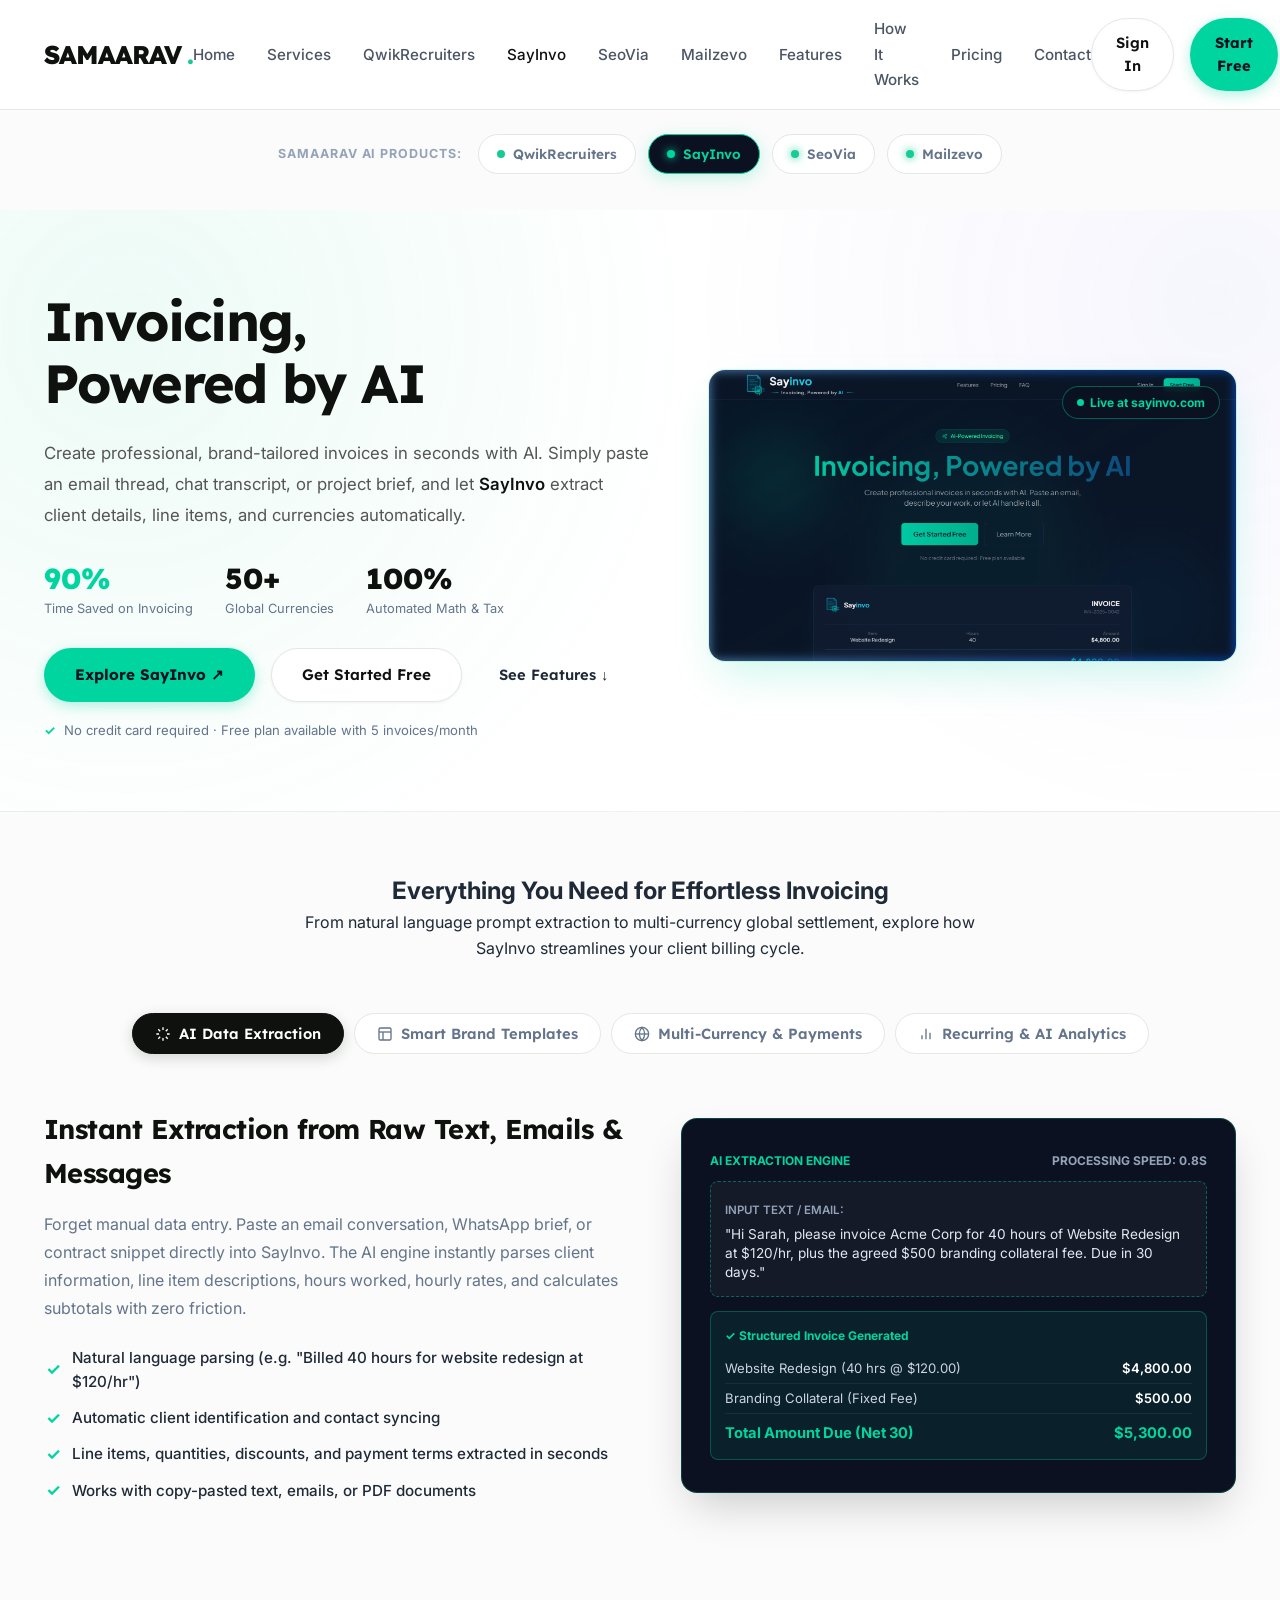
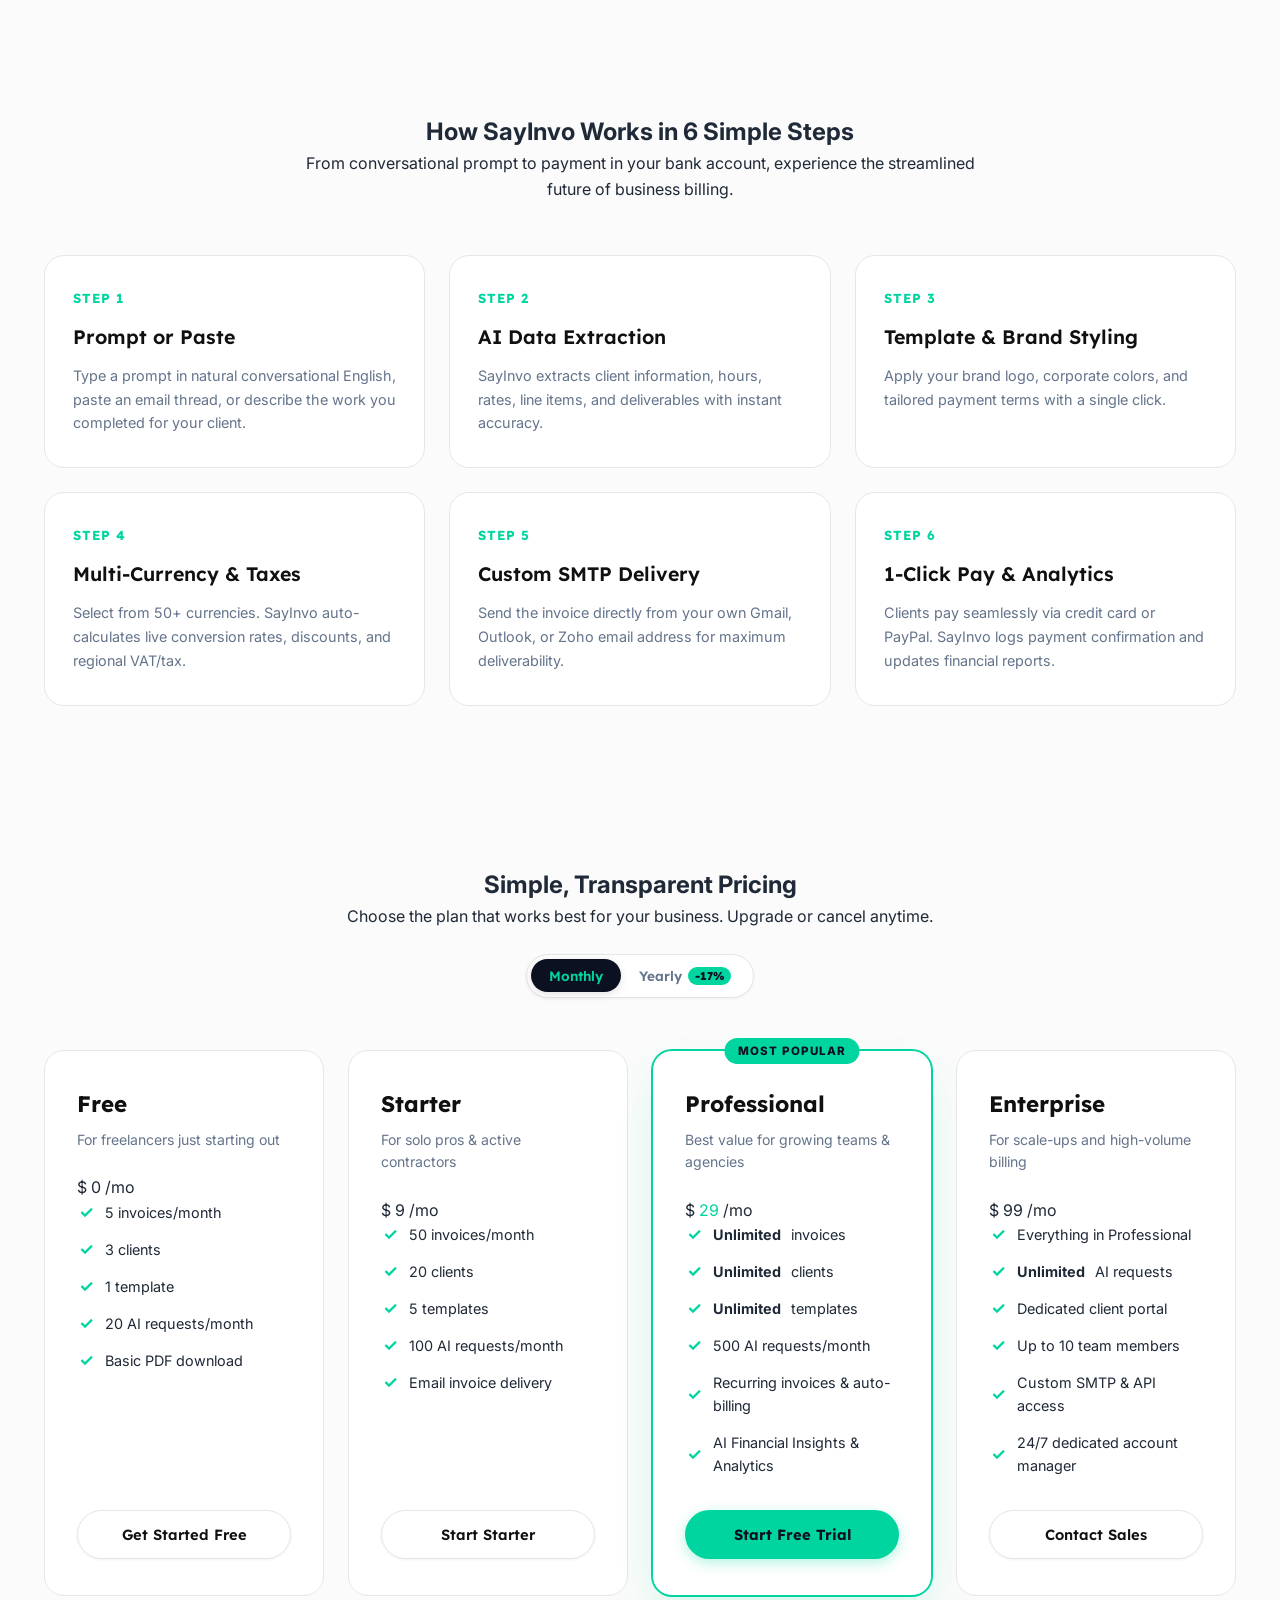
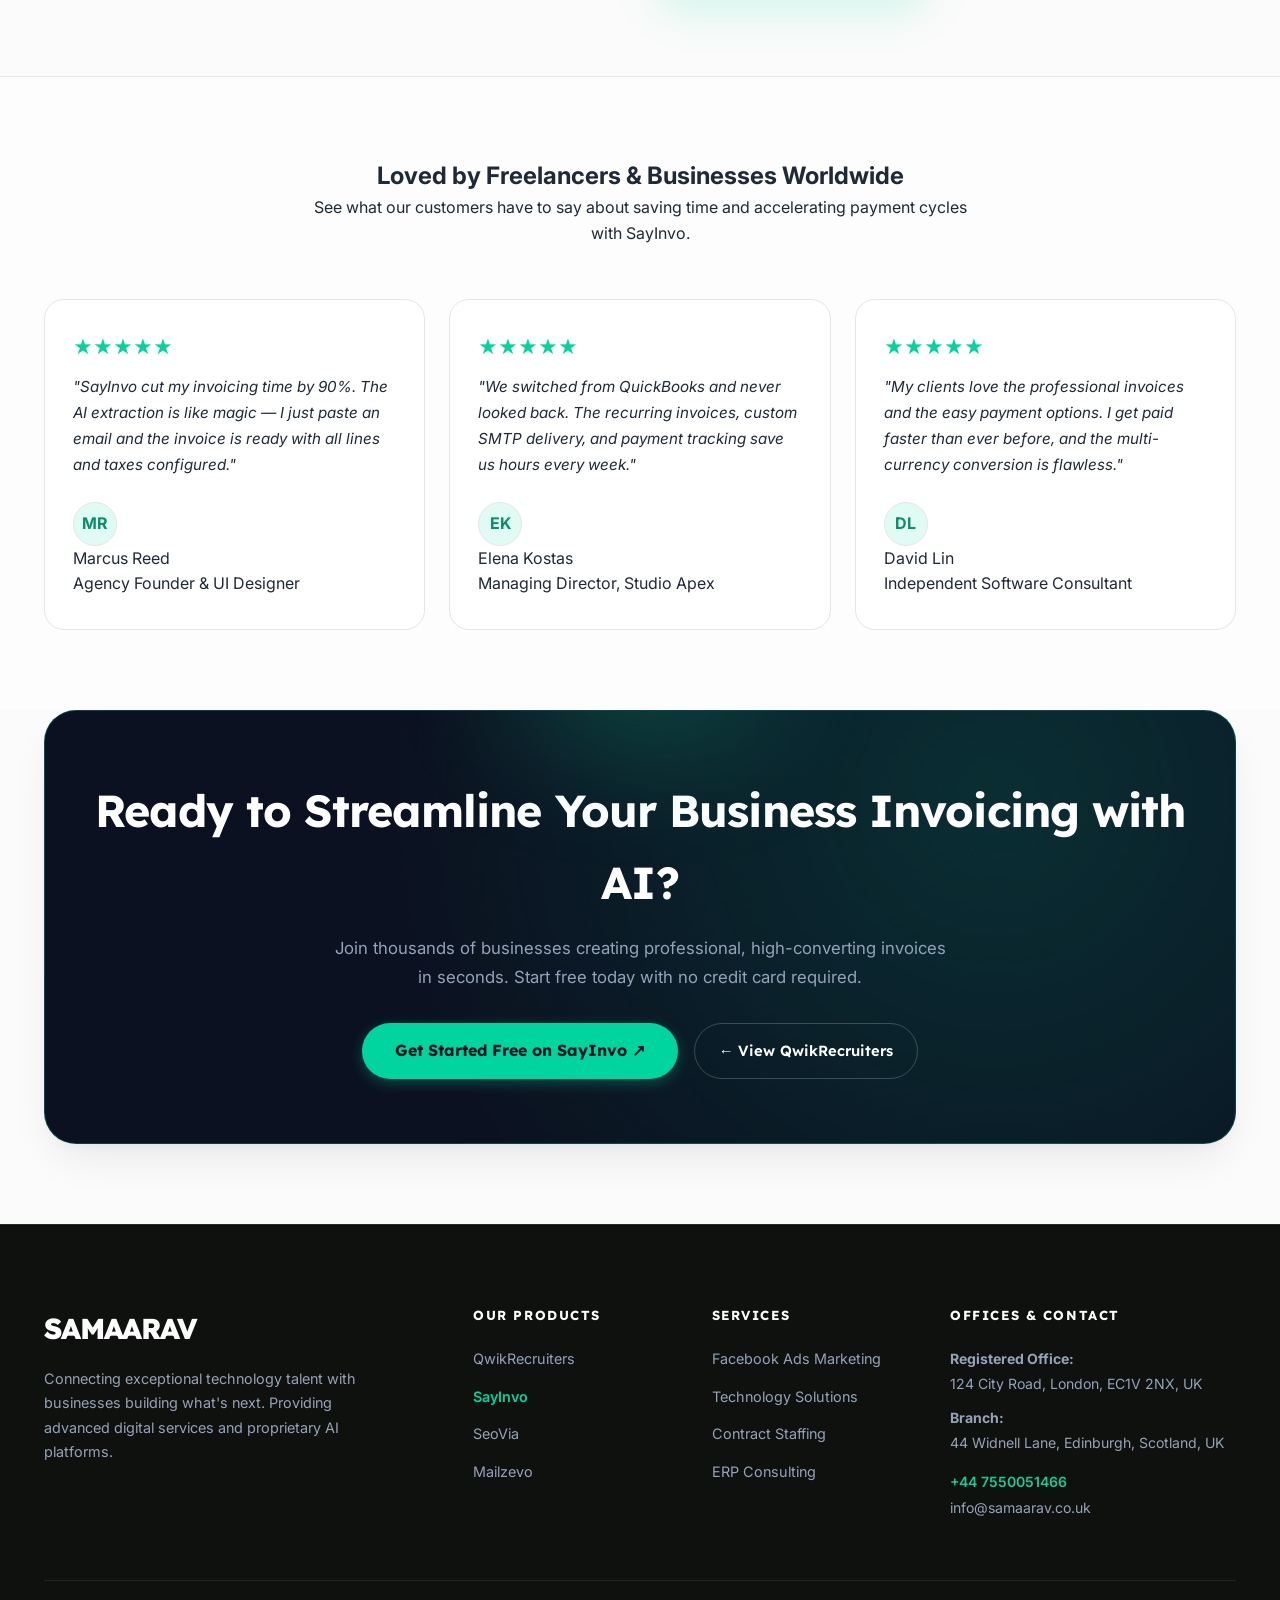
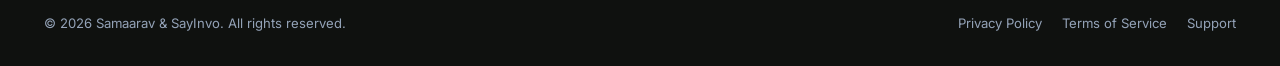
<file: sayinvo.html>
<!DOCTYPE html>
<html lang="en">
<head>
  <meta charset="UTF-8">
  <meta name="viewport" content="width=device-width, initial-scale=1.0">
  <title>SayInvo | AI-Powered Invoicing That Flows - Samaarav Products</title>
  <meta name="description" content="Discover SayInvo, Samaarav's AI-powered invoicing platform. Create professional invoices in seconds, extract data from emails or documents, support 50+ currencies, and get paid faster.">
  
  <!-- Fonts -->
  <link rel="preconnect" href="https://fonts.googleapis.com">
  <link rel="preconnect" href="https://fonts.gstatic.com" crossorigin>
  <link href="https://fonts.googleapis.com/css2?family=Inter:wght@300;400;500;600;700&family=Lexend+Deca:wght@400;500;600;700;800&family=Plus+Jakarta+Sans:wght@500;600;700;800&display=swap" rel="stylesheet">
  
  <!-- Stylesheet -->
  <link rel="stylesheet" href="style.css?v=2.3">
</head>
<body>

  <!-- ======================================================================
       NAVIGATION BAR (SAMAARAV HEADER)
       ====================================================================== -->
  <header class="samaarav-nav">
    <div class="container nav-inner">
      <a href="https://samaarav.com/" class="brand-logo" aria-label="Samaarav Home">
        SAMAARAV<span>.</span>
      </a>

      <nav>
        <ul class="nav-links">
          <li><a href="https://samaarav.com/" class="nav-link">Home</a></li>
          <li><a href="https://samaarav.com/our-services/facebook-ads-marketing/" class="nav-link">Services</a></li>
          <li><a href="index.html" class="nav-link">QwikRecruiters</a></li>
          <li><a href="sayinvo.html" class="nav-link active">SayInvo</a></li>
          <li><a href="seovia.html" class="nav-link">SeoVia</a></li>
          <li><a href="mailzevo.html" class="nav-link">Mailzevo</a></li>
          <li><a href="#features" class="nav-link">Features</a></li>
          <li><a href="#workflow" class="nav-link">How It Works</a></li>
          <li><a href="#pricing" class="nav-link">Pricing</a></li>
          <li><a href="https://samaarav.com/contact/" class="nav-link">Contact</a></li>
        </ul>
      </nav>

      <div class="nav-actions">
        <a href="https://sayinvo.com/login" target="_blank" rel="noopener noreferrer" class="btn btn-secondary">Sign In</a>
        <a href="https://sayinvo.com/register" target="_blank" rel="noopener noreferrer" class="btn btn-sayinvo">Start Free</a>
        <button class="nav-mobile-toggle" id="mobile-menu-btn" aria-label="Toggle navigation menu">
          <svg width="22" height="22" viewBox="0 0 24 24" fill="none" stroke="currentColor" stroke-width="2"><line x1="3" y1="12" x2="21" y2="12"></line><line x1="3" y1="6" x2="21" y2="6"></line><line x1="3" y1="18" x2="21" y2="18"></line></svg>
        </button>
      </div>
    </div>
  </header>

  <!-- ======================================================================
       PRODUCT ECOSYSTEM SWITCHER BAR
       ====================================================================== -->
  <div style="background: #fafbfa; padding: 24px 0 0;">
    <div class="container">
      <div class="product-ecosystem-bar">
        <span class="product-ecosystem-label">Samaarav AI Products:</span>
        <a href="index.html" class="product-switch-pill">
          <span class="switch-dot"></span>
          QwikRecruiters
        </a>
        <a href="sayinvo.html" class="product-switch-pill active-sayinvo">
          <span class="switch-dot sayinvo"></span>
          SayInvo
        </a>
        <a href="seovia.html" class="product-switch-pill">
          <span class="switch-dot seovia"></span>
          SeoVia
        </a>
        <a href="mailzevo.html" class="product-switch-pill">
          <span class="switch-dot mailzevo"></span>
          Mailzevo
        </a>
      </div>
    </div>
  </div>

  <!-- ======================================================================
       HERO / SPOTLIGHT SECTION: SAYINVO (SAMAARAV FLAGSHIP PRODUCT #2)
       ====================================================================== -->
  <section class="hero-spotlight-section" id="product-hero">
    <div class="container hero-spotlight-grid">
      
      <!-- Left: Value Proposition & Information -->
      <div class="hero-spotlight-content">
        <h1 class="hero-spotlight-title" style="color: #0f110f;">
          Invoicing, <br>
          Powered by AI
        </h1>

        <p class="hero-spotlight-desc">
          Create professional, brand-tailored invoices in seconds with AI. Simply paste an email thread, chat transcript, or project brief, and let <strong>SayInvo</strong> extract client details, line items, and currencies automatically.
        </p>

        <!-- Metric Callouts -->
        <div class="hero-metrics-row">
          <div class="metric-item">
            <div class="metric-val" style="color: #00d5a0;">90%</div>
            <div class="metric-lbl">Time Saved on Invoicing</div>
          </div>
          <div class="metric-item">
            <div class="metric-val">50+</div>
            <div class="metric-lbl">Global Currencies</div>
          </div>
          <div class="metric-item">
            <div class="metric-val">100%</div>
            <div class="metric-lbl">Automated Math & Tax</div>
          </div>
        </div>

        <!-- Call-to-action Buttons -->
        <div class="hero-spotlight-actions">
          <a href="https://sayinvo.com/" target="_blank" rel="noopener noreferrer" class="btn btn-sayinvo" style="padding: 14px 30px; font-size: 0.95rem;">
            Explore SayInvo ↗
          </a>
          <a href="https://sayinvo.com/register" target="_blank" rel="noopener noreferrer" class="btn btn-secondary" style="padding: 14px 30px; font-size: 0.95rem;">
            Get Started Free
          </a>
          <a href="#features" class="btn btn-ghost" style="padding: 14px 20px;">
            See Features ↓
          </a>
        </div>

        <div style="margin-top: 18px; font-size: 0.82rem; color: #64748b; display: flex; align-items: center; gap: 8px;">
          <span style="color: #00d5a0; font-weight: bold;">✓</span> No credit card required · Free plan available with 5 invoices/month
        </div>
      </div>

      <!-- Right: Desktop Showcase Graphic -->
      <div class="hero-spotlight-media sayinvo">
        <a href="https://sayinvo.com/" target="_blank" rel="noopener noreferrer" style="display: block; width: 100%; position: relative;">
          <img src="sayinvo-preview.png" alt="SayInvo AI-Powered Invoicing Platform Interface" class="hero-mockup-img" loading="eager">
          <div style="position: absolute; top: 16px; right: 16px; background: rgba(11, 17, 32, 0.85); backdrop-filter: blur(8px); padding: 6px 14px; border-radius: 9999px; border: 1px solid rgba(0, 213, 160, 0.4); font-size: 0.75rem; color: #00d5a0; font-weight: 700; display: flex; align-items: center; gap: 6px;">
            <span style="width: 7px; height: 7px; border-radius: 50%; background: #00d5a0; display: inline-block;"></span>
            Live at sayinvo.com
          </div>
        </a>
      </div>

    </div>
  </section>

  <!-- ======================================================================
       INTERACTIVE TABS: CORE CAPABILITIES MATRIX (OPEN LAYOUT)
       ====================================================================== -->
  <section class="capabilities-section" id="features">
    <div class="container">
      <div class="section-intro-center">
        <h2 class="section-title">Everything You Need for Effortless Invoicing</h2>
        <p class="section-subtitle">
          From natural language prompt extraction to multi-currency global settlement, explore how SayInvo streamlines your client billing cycle.
        </p>
      </div>

      <!-- Tabs Navigation -->
      <div class="tabs-nav">
        <button class="tab-btn active" data-tab="ai-extract">
          <svg width="16" height="16" viewBox="0 0 24 24" fill="none" stroke="currentColor" stroke-width="2"><path d="M12 2v4M12 18v4M4.93 4.93l2.83 2.83M16.24 16.24l2.83 2.83M2 12h4M18 12h4M4.93 19.07l2.83-2.83M16.24 7.76l2.83-2.83"></path></svg>
          AI Data Extraction
        </button>
        <button class="tab-btn" data-tab="templates">
          <svg width="16" height="16" viewBox="0 0 24 24" fill="none" stroke="currentColor" stroke-width="2"><rect x="3" y="3" width="18" height="18" rx="2" ry="2"></rect><line x1="3" y1="9" x2="21" y2="9"></line><line x1="9" y1="21" x2="9" y2="9"></line></svg>
          Smart Brand Templates
        </button>
        <button class="tab-btn" data-tab="currencies">
          <svg width="16" height="16" viewBox="0 0 24 24" fill="none" stroke="currentColor" stroke-width="2"><circle cx="12" cy="12" r="10"></circle><line x1="2" y1="12" x2="22" y2="12"></line><path d="M12 2a15.3 15.3 0 0 1 4 10 15.3 15.3 0 0 1-4 10 15.3 15.3 0 0 1-4-10 15.3 15.3 0 0 1 4-10z"></path></svg>
          Multi-Currency &amp; Payments
        </button>
        <button class="tab-btn" data-tab="reports">
          <svg width="16" height="16" viewBox="0 0 24 24" fill="none" stroke="currentColor" stroke-width="2"><line x1="18" y1="20" x2="18" y2="10"></line><line x1="12" y1="20" x2="12" y2="4"></line><line x1="6" y1="20" x2="6" y2="14"></line></svg>
          Recurring &amp; AI Analytics
        </button>
      </div>

      <!-- Tab 1: AI Data Extraction -->
      <div class="tab-pane active" id="tab-ai-extract">
        <div class="tab-card-content">
          <div class="tab-text">
            <h3>Instant Extraction from Raw Text, Emails &amp; Messages</h3>
            <p>
              Forget manual data entry. Paste an email conversation, WhatsApp brief, or contract snippet directly into SayInvo. The AI engine instantly parses client information, line item descriptions, hours worked, hourly rates, and calculates subtotals with zero friction.
            </p>
            <ul class="tab-checklist">
              <li><span class="check-icon" style="color: #00d5a0;">✓</span> Natural language parsing (e.g. "Billed 40 hours for website redesign at $120/hr")</li>
              <li><span class="check-icon" style="color: #00d5a0;">✓</span> Automatic client identification and contact syncing</li>
              <li><span class="check-icon" style="color: #00d5a0;">✓</span> Line items, quantities, discounts, and payment terms extracted in seconds</li>
              <li><span class="check-icon" style="color: #00d5a0;">✓</span> Works with copy-pasted text, emails, or PDF documents</li>
            </ul>
          </div>
          <div class="tab-mockup-box" style="background: #0b1120; border: 1px solid rgba(0, 213, 160, 0.25);">
            <div style="font-size: 0.75rem; text-transform: uppercase; color: #00d5a0; font-weight: 700; margin-bottom: 10px; display: flex; justify-content: space-between;">
              <span>AI Extraction Engine</span>
              <span style="color: #94a3b8;">Processing Speed: 0.8s</span>
            </div>
            <div style="background: rgba(255,255,255,0.04); border: 1px dashed rgba(0, 213, 160, 0.4); padding: 14px; border-radius: 8px; margin-bottom: 14px;">
              <span style="font-size: 0.72rem; color: #94a3b8; text-transform: uppercase; font-weight: 600;">Input Text / Email:</span>
              <p style="font-size: 0.85rem; color: #e2e8f0; margin-top: 4px; line-height: 1.4;">
                "Hi Sarah, please invoice Acme Corp for 40 hours of Website Redesign at $120/hr, plus the agreed $500 branding collateral fee. Due in 30 days."
              </p>
            </div>
            <div style="background: rgba(0, 213, 160, 0.08); border: 1px solid rgba(0, 213, 160, 0.3); padding: 14px; border-radius: 8px;">
              <div style="font-size: 0.75rem; color: #00d5a0; font-weight: 700; margin-bottom: 8px;">✓ Structured Invoice Generated</div>
              <div style="display: flex; justify-content: space-between; font-size: 0.82rem; color: #cbd5e1; padding: 4px 0; border-bottom: 1px solid rgba(255,255,255,0.06);">
                <span>Website Redesign (40 hrs @ $120.00)</span>
                <span style="font-weight: 600; color: #ffffff;">$4,800.00</span>
              </div>
              <div style="display: flex; justify-content: space-between; font-size: 0.82rem; color: #cbd5e1; padding: 4px 0; border-bottom: 1px solid rgba(255,255,255,0.06);">
                <span>Branding Collateral (Fixed Fee)</span>
                <span style="font-weight: 600; color: #ffffff;">$500.00</span>
              </div>
              <div style="display: flex; justify-content: space-between; font-size: 0.92rem; color: #00d5a0; font-weight: 700; padding-top: 8px;">
                <span>Total Amount Due (Net 30)</span>
                <span>$5,300.00</span>
              </div>
            </div>
          </div>
        </div>
      </div>

      <!-- Tab 2: Smart Templates -->
      <div class="tab-pane" id="tab-templates">
        <div class="tab-card-content">
          <div class="tab-text">
            <h3>Professional Templates That Adapt to Your Brand</h3>
            <p>
              First impressions matter. SayInvo delivers stunning, responsive invoice templates crafted to look impeccably modern on mobile, desktop, and print. Add your logo, adjust primary accent colors, and configure personalized thank-you notes.
            </p>
            <ul class="tab-checklist">
              <li><span class="check-icon" style="color: #00d5a0;">✓</span> Dynamic color palette integration matching your visual identity</li>
              <li><span class="check-icon" style="color: #00d5a0;">✓</span> Custom logo upload, font pairing, and sleek header layouts</li>
              <li><span class="check-icon" style="color: #00d5a0;">✓</span> Pixel-perfect high-resolution PDF download and email delivery</li>
              <li><span class="check-icon" style="color: #00d5a0;">✓</span> Multi-language templates for global clientele</li>
            </ul>
          </div>
          <div class="tab-mockup-box" style="background: #0b1120; border: 1px solid rgba(0, 213, 160, 0.25);">
            <!-- Controls bar: Template themes & colors -->
            <div style="display: flex; justify-content: space-between; align-items: center; margin-bottom: 14px; padding-bottom: 12px; border-bottom: 1px solid rgba(255, 255, 255, 0.08);">
              <div style="font-size: 0.75rem; text-transform: uppercase; color: #00d5a0; font-weight: 700; display: flex; align-items: center; gap: 6px;">
                <span>🎨 Smart Template Designer</span>
              </div>
              <div style="display: flex; gap: 6px; align-items: center;">
                <span style="font-size: 0.7rem; color: #94a3b8; margin-right: 4px;">Accents:</span>
                <span style="width: 12px; height: 12px; border-radius: 50%; background: #00d5a0; border: 2px solid #ffffff; display: inline-block; box-shadow: 0 0 6px rgba(0,213,160,0.6);" title="Emerald Theme"></span>
                <span style="width: 12px; height: 12px; border-radius: 50%; background: #38bdf8; display: inline-block; opacity: 0.7;" title="Cyan Theme"></span>
                <span style="width: 12px; height: 12px; border-radius: 50%; background: #a78bfa; display: inline-block; opacity: 0.7;" title="Violet Theme"></span>
                <span style="width: 12px; height: 12px; border-radius: 50%; background: #f59e0b; display: inline-block; opacity: 0.7;" title="Amber Theme"></span>
              </div>
            </div>

            <!-- Mini Live Template Sheet -->
            <div style="background: rgba(15, 23, 42, 0.9); border: 1px solid rgba(255, 255, 255, 0.1); border-radius: 10px; padding: 16px; box-shadow: 0 10px 25px -5px rgba(0,0,0,0.5);">
              <!-- Top Header of the invoice preview -->
              <div style="display: flex; justify-content: space-between; align-items: flex-start; margin-bottom: 12px; padding-bottom: 10px; border-bottom: 1px dashed rgba(255, 255, 255, 0.12);">
                <div>
                  <div style="display: flex; align-items: center; gap: 8px;">
                    <div style="width: 28px; height: 28px; border-radius: 6px; background: linear-gradient(135deg, #00d5a0 0%, #0284c7 100%); display: flex; align-items: center; justify-content: center; font-weight: 800; font-size: 0.82rem; color: #0b1120;">
                      S
                    </div>
                    <div>
                      <div style="font-weight: 700; color: #f8fafc; font-size: 0.85rem; line-height: 1.1;">Samaarav Studio</div>
                      <div style="font-size: 0.68rem; color: #94a3b8;">studio@samaarav.com</div>
                    </div>
                  </div>
                </div>
                <div style="text-align: right;">
                  <span style="display: inline-block; font-size: 0.68rem; font-weight: 700; color: #00d5a0; background: rgba(0, 213, 160, 0.12); border: 1px solid rgba(0, 213, 160, 0.3); padding: 2px 8px; border-radius: 4px; text-transform: uppercase;">INVOICE #INV-2026</span>
                  <div style="font-size: 0.68rem; color: #94a3b8; margin-top: 4px;">Due: Net 30</div>
                </div>
              </div>

              <!-- Client & Multi-language Bar -->
              <div style="display: flex; justify-content: space-between; align-items: center; font-size: 0.72rem; margin-bottom: 10px; background: rgba(255,255,255,0.03); padding: 6px 10px; border-radius: 6px;">
                <span style="color: #cbd5e1;"><strong style="color: #ffffff;">Billed To:</strong> Vertex Labs Inc.</span>
                <span style="color: #00d5a0; font-weight: 600; font-size: 0.7rem; display: flex; align-items: center; gap: 4px;">
                  <span>🌐</span> EN | ES | FR | DE
                </span>
              </div>

              <!-- Line Items Table -->
              <div style="font-size: 0.75rem; margin-bottom: 10px;">
                <div style="display: flex; justify-content: space-between; color: #64748b; font-size: 0.68rem; text-transform: uppercase; font-weight: 700; padding-bottom: 4px; border-bottom: 1px solid rgba(255,255,255,0.06);">
                  <span>Description</span>
                  <span>Amount</span>
                </div>
                <div style="display: flex; justify-content: space-between; color: #e2e8f0; padding: 6px 0; border-bottom: 1px solid rgba(255,255,255,0.04);">
                  <span>Enterprise SaaS Architecture Sprint</span>
                  <span style="font-weight: 600; color: #ffffff;">$3,200.00</span>
                </div>
                <div style="display: flex; justify-content: space-between; color: #e2e8f0; padding: 6px 0; border-bottom: 1px solid rgba(255,255,255,0.04);">
                  <span>AI Workflow &amp; API Integration</span>
                  <span style="font-weight: 600; color: #ffffff;">$1,650.00</span>
                </div>
              </div>

              <!-- Totals row -->
              <div style="display: flex; justify-content: space-between; align-items: center; padding-top: 6px; border-top: 1px solid rgba(0, 213, 160, 0.3);">
                <span style="font-size: 0.75rem; color: #94a3b8;">Total Amount Due</span>
                <span style="font-size: 1.05rem; font-weight: 800; color: #00d5a0;">$4,850.00</span>
              </div>
            </div>

            <!-- Export & Customization Badges -->
            <div style="display: grid; grid-template-columns: repeat(3, 1fr); gap: 8px; margin-top: 14px;">
              <div style="background: rgba(255, 255, 255, 0.04); border: 1px solid rgba(255, 255, 255, 0.08); padding: 8px 10px; border-radius: 6px; text-align: center; font-size: 0.72rem; color: #e2e8f0;">
                <span style="color: #00d5a0; display: block; font-weight: 700; margin-bottom: 2px;">⚡ Live Sync</span>
                <span>Auto-brand logo &amp; color</span>
              </div>
              <div style="background: rgba(255, 255, 255, 0.04); border: 1px solid rgba(255, 255, 255, 0.08); padding: 8px 10px; border-radius: 6px; text-align: center; font-size: 0.72rem; color: #e2e8f0;">
                <span style="color: #38bdf8; display: block; font-weight: 700; margin-bottom: 2px;">📄 Vector PDF</span>
                <span>Print &amp; retina ready</span>
              </div>
              <div style="background: rgba(255, 255, 255, 0.04); border: 1px solid rgba(255, 255, 255, 0.08); padding: 8px 10px; border-radius: 6px; text-align: center; font-size: 0.72rem; color: #e2e8f0;">
                <span style="color: #a78bfa; display: block; font-weight: 700; margin-bottom: 2px;">🌍 12+ Languages</span>
                <span>Instant auto-translate</span>
              </div>
            </div>
          </div>
        </div>
      </div>

      <!-- Tab 3: Multi-Currency & Payments -->
      <div class="tab-pane" id="tab-currencies">
        <div class="tab-card-content">
          <div class="tab-text">
            <h3>Global Support for 50+ Currencies &amp; One-Click Pay</h3>
            <p>
              Conduct business internationally without friction. SayInvo automatically converts rates across 50+ currencies using live market data, calculates regional sales taxes or VAT, and integrates seamlessly with Stripe and PayPal so clients pay instantly.
            </p>
            <ul class="tab-checklist">
              <li><span class="check-icon" style="color: #00d5a0;">✓</span> 50+ world currencies supported (USD, EUR, GBP, CAD, AUD, JPY)</li>
              <li><span class="check-icon" style="color: #00d5a0;">✓</span> Real-time exchange rate calculation and multi-tax support</li>
              <li><span class="check-icon" style="color: #00d5a0;">✓</span> Native Stripe and PayPal one-click checkout links</li>
              <li><span class="check-icon" style="color: #00d5a0;">✓</span> Custom SMTP delivery via your own Gmail, Outlook, or Zoho mailbox</li>
            </ul>
          </div>
          <div class="tab-mockup-box" style="background: #0b1120; border: 1px solid rgba(0, 213, 160, 0.25);">
            <div style="font-size: 0.75rem; text-transform: uppercase; color: #00d5a0; font-weight: 700; margin-bottom: 12px;">
              Global Currency &amp; Payment Gateway
            </div>
            <div style="display: grid; grid-template-columns: repeat(3, 1fr); gap: 10px; margin-bottom: 14px;">
              <div style="background: rgba(255,255,255,0.05); padding: 10px; border-radius: 8px; text-align: center;">
                <div style="font-weight: 700; color: #00d5a0; font-size: 1.1rem;">USD $</div>
                <div style="font-size: 0.7rem; color: #94a3b8;">US Dollar</div>
              </div>
              <div style="background: rgba(255,255,255,0.05); padding: 10px; border-radius: 8px; text-align: center;">
                <div style="font-weight: 700; color: #38bdf8; font-size: 1.1rem;">EUR €</div>
                <div style="font-size: 0.7rem; color: #94a3b8;">Euro</div>
              </div>
              <div style="background: rgba(255,255,255,0.05); padding: 10px; border-radius: 8px; text-align: center;">
                <div style="font-weight: 700; color: #a78bfa; font-size: 1.1rem;">GBP £</div>
                <div style="font-size: 0.7rem; color: #94a3b8;">British Pound</div>
              </div>
            </div>
            <div style="background: rgba(255,255,255,0.04); border: 1px solid rgba(255,255,255,0.08); padding: 12px 16px; border-radius: 8px; display: flex; justify-content: space-between; align-items: center;">
              <div>
                <div style="font-size: 0.8rem; font-weight: 600; color: #ffffff;">Instant Client Pay Link</div>
                <div style="font-size: 0.72rem; color: #94a3b8;">Credit Card, Debit, Apple Pay &amp; PayPal</div>
              </div>
              <button style="background: #00d5a0; color: #0b1120; border: none; font-weight: 700; font-size: 0.78rem; padding: 6px 14px; border-radius: 6px;">Pay $4,800.00 ↗</button>
            </div>
          </div>
        </div>
      </div>

      <!-- Tab 4: Recurring & Analytics -->
      <div class="tab-pane" id="tab-reports">
        <div class="tab-card-content">
          <div class="tab-text">
            <h3>Automated Recurring Retainers &amp; Financial Intelligence</h3>
            <p>
              Set up automated subscription cycles for repeat clients and track business health from a unified cockpit. SayInvo's AI analytics detect overdue payments and deliver actionable financial recommendations to boost your cash flow.
            </p>
            <ul class="tab-checklist">
              <li><span class="check-icon" style="color: #00d5a0;">✓</span> Automated recurring invoices for ongoing retainers and subscriptions</li>
              <li><span class="check-icon" style="color: #00d5a0;">✓</span> Real-time revenue dashboards, payment tracking, and CSV exports</li>
              <li><span class="check-icon" style="color: #00d5a0;">✓</span> Overdue invoice reminders sent automatically on schedule</li>
              <li><span class="check-icon" style="color: #00d5a0;">✓</span> AI timing optimization (e.g., invoices sent midweek get paid 15% faster)</li>
            </ul>
          </div>
          <div class="tab-mockup-box" style="background: #0b1120; border: 1px solid rgba(0, 213, 160, 0.25);">
            <div style="display: grid; grid-template-columns: 1fr 1fr; gap: 12px; margin-bottom: 12px;">
              <div style="background: rgba(255,255,255,0.04); padding: 14px; border-radius: 8px;">
                <div style="font-size: 0.72rem; color: #94a3b8; text-transform: uppercase;">Total Invoiced</div>
                <div style="font-size: 1.5rem; font-weight: 700; color: #00d5a0; margin-top: 2px;">$48,250</div>
                <div style="font-size: 0.72rem; color: #10b981;">↑ +24% this month</div>
              </div>
              <div style="background: rgba(255,255,255,0.04); padding: 14px; border-radius: 8px;">
                <div style="font-size: 0.72rem; color: #94a3b8; text-transform: uppercase;">Payment Velocity</div>
                <div style="font-size: 1.5rem; font-weight: 700; color: #38bdf8; margin-top: 2px;">3.4 Days</div>
                <div style="font-size: 0.72rem; color: #38bdf8;">Average settlement time</div>
              </div>
            </div>
            <div style="background: rgba(0, 213, 160, 0.08); border-left: 3px solid #00d5a0; padding: 12px 14px; border-radius: 6px;">
              <div style="font-size: 0.75rem; font-weight: 700; color: #00d5a0; text-transform: uppercase;">💡 AI Recommendation</div>
              <p style="font-size: 0.8rem; color: #e2e8f0; margin-top: 3px; line-height: 1.4;">
                "Invoices sent on Tuesdays and Wednesdays get paid 15% faster. Schedule delivery for mid-week to minimize payment delays."
              </p>
            </div>
          </div>
        </div>
      </div>

    </div>
  </section>

  <!-- ======================================================================
       6-STEP INVOICING WORKFLOW ENGINE
       ====================================================================== -->
  <section class="workflow-section" id="workflow">
    <div class="container">
      <div class="section-intro-center">
        <h2 class="section-title">How SayInvo Works in 6 Simple Steps</h2>
        <p class="section-subtitle">
          From conversational prompt to payment in your bank account, experience the streamlined future of business billing.
        </p>
      </div>

      <div class="workflow-grid">
        <!-- Step 1 -->
        <div class="workflow-step-card">
          <span class="step-number-badge" style="color: #00d5a0;">Step 1</span>
          <h3 class="step-card-title">Prompt or Paste</h3>
          <p class="step-card-desc">
            Type a prompt in natural conversational English, paste an email thread, or describe the work you completed for your client.
          </p>
        </div>

        <!-- Step 2 -->
        <div class="workflow-step-card">
          <span class="step-number-badge" style="color: #00d5a0;">Step 2</span>
          <h3 class="step-card-title">AI Data Extraction</h3>
          <p class="step-card-desc">
            SayInvo extracts client information, hours, rates, line items, and deliverables with instant accuracy.
          </p>
        </div>

        <!-- Step 3 -->
        <div class="workflow-step-card">
          <span class="step-number-badge" style="color: #00d5a0;">Step 3</span>
          <h3 class="step-card-title">Template &amp; Brand Styling</h3>
          <p class="step-card-desc">
            Apply your brand logo, corporate colors, and tailored payment terms with a single click.
          </p>
        </div>

        <!-- Step 4 -->
        <div class="workflow-step-card">
          <span class="step-number-badge" style="color: #00d5a0;">Step 4</span>
          <h3 class="step-card-title">Multi-Currency &amp; Taxes</h3>
          <p class="step-card-desc">
            Select from 50+ currencies. SayInvo auto-calculates live conversion rates, discounts, and regional VAT/tax.
          </p>
        </div>

        <!-- Step 5 -->
        <div class="workflow-step-card">
          <span class="step-number-badge" style="color: #00d5a0;">Step 5</span>
          <h3 class="step-card-title">Custom SMTP Delivery</h3>
          <p class="step-card-desc">
            Send the invoice directly from your own Gmail, Outlook, or Zoho email address for maximum deliverability.
          </p>
        </div>

        <!-- Step 6 -->
        <div class="workflow-step-card">
          <span class="step-number-badge" style="color: #00d5a0;">Step 6</span>
          <h3 class="step-card-title">1-Click Pay &amp; Analytics</h3>
          <p class="step-card-desc">
            Clients pay seamlessly via credit card or PayPal. SayInvo logs payment confirmation and updates financial reports.
          </p>
        </div>
      </div>
    </div>
  </section>

  <!-- ======================================================================
       TRANSPARENT PRICING PLANS (FROM SAYINVO.COM)
       ====================================================================== -->
  <section class="pricing-preview-section" id="pricing" style="background: #fafbfa;">
    <div class="container">
      <div class="section-intro-center">
        <h2 class="section-title">Simple, Transparent Pricing</h2>
        <p class="section-subtitle">
          Choose the plan that works best for your business. Upgrade or cancel anytime.
        </p>

        <!-- Billing Toggle -->
        <div class="pricing-billing-toggle">
          <button class="billing-toggle-btn active" id="btn-monthly">Monthly</button>
          <button class="billing-toggle-btn" id="btn-yearly">
            Yearly
            <span class="billing-discount-badge">-17%</span>
          </button>
        </div>
      </div>

      <div class="pricing-cards-grid four-cols">
        
        <!-- Free Tier -->
        <div class="pricing-card">
          <h3 class="tier-name">Free</h3>
          <p class="tier-subtitle">For freelancers just starting out</p>
          <div class="tier-price">
            <span class="currency">$</span>
            <span class="amount">0</span>
            <span class="period">/mo</span>
          </div>
          <ul class="tier-features">
            <li class="tier-feature-item"><span class="check-icon" style="color: #00d5a0;">✓</span> 5 invoices/month</li>
            <li class="tier-feature-item"><span class="check-icon" style="color: #00d5a0;">✓</span> 3 clients</li>
            <li class="tier-feature-item"><span class="check-icon" style="color: #00d5a0;">✓</span> 1 template</li>
            <li class="tier-feature-item"><span class="check-icon" style="color: #00d5a0;">✓</span> 20 AI requests/month</li>
            <li class="tier-feature-item"><span class="check-icon" style="color: #00d5a0;">✓</span> Basic PDF download</li>
          </ul>
          <a href="https://sayinvo.com/register" target="_blank" rel="noopener noreferrer" class="btn btn-secondary tier-btn">
            Get Started Free
          </a>
        </div>

        <!-- Starter Tier -->
        <div class="pricing-card">
          <h3 class="tier-name">Starter</h3>
          <p class="tier-subtitle">For solo pros &amp; active contractors</p>
          <div class="tier-price">
            <span class="currency">$</span>
            <span class="amount" data-monthly="9" data-yearly="7.5">9</span>
            <span class="period" data-period-monthly="/mo" data-period-yearly="/mo (billed $90/yr)">/mo</span>
          </div>
          <ul class="tier-features">
            <li class="tier-feature-item"><span class="check-icon" style="color: #00d5a0;">✓</span> 50 invoices/month</li>
            <li class="tier-feature-item"><span class="check-icon" style="color: #00d5a0;">✓</span> 20 clients</li>
            <li class="tier-feature-item"><span class="check-icon" style="color: #00d5a0;">✓</span> 5 templates</li>
            <li class="tier-feature-item"><span class="check-icon" style="color: #00d5a0;">✓</span> 100 AI requests/month</li>
            <li class="tier-feature-item"><span class="check-icon" style="color: #00d5a0;">✓</span> Email invoice delivery</li>
          </ul>
          <a href="https://sayinvo.com/register" target="_blank" rel="noopener noreferrer" class="btn btn-secondary tier-btn">
            Start Starter
          </a>
        </div>

        <!-- Professional Tier (Featured) -->
        <div class="pricing-card featured-card">
          <span class="featured-pill-tag">Most Popular</span>
          <h3 class="tier-name">Professional</h3>
          <p class="tier-subtitle">Best value for growing teams &amp; agencies</p>
          <div class="tier-price">
            <span class="currency">$</span>
            <span class="amount" data-monthly="29" data-yearly="24.1" style="color: #00d5a0;">29</span>
            <span class="period" data-period-monthly="/mo" data-period-yearly="/mo (billed $290/yr)">/mo</span>
          </div>
          <ul class="tier-features">
            <li class="tier-feature-item"><span class="check-icon" style="color: #00d5a0;">✓</span> <strong>Unlimited</strong> invoices</li>
            <li class="tier-feature-item"><span class="check-icon" style="color: #00d5a0;">✓</span> <strong>Unlimited</strong> clients</li>
            <li class="tier-feature-item"><span class="check-icon" style="color: #00d5a0;">✓</span> <strong>Unlimited</strong> templates</li>
            <li class="tier-feature-item"><span class="check-icon" style="color: #00d5a0;">✓</span> 500 AI requests/month</li>
            <li class="tier-feature-item"><span class="check-icon" style="color: #00d5a0;">✓</span> Recurring invoices &amp; auto-billing</li>
            <li class="tier-feature-item"><span class="check-icon" style="color: #00d5a0;">✓</span> AI Financial Insights &amp; Analytics</li>
          </ul>
          <a href="https://sayinvo.com/register" target="_blank" rel="noopener noreferrer" class="btn btn-sayinvo tier-btn">
            Start Free Trial
          </a>
        </div>

        <!-- Enterprise Tier -->
        <div class="pricing-card">
          <h3 class="tier-name">Enterprise</h3>
          <p class="tier-subtitle">For scale-ups and high-volume billing</p>
          <div class="tier-price">
            <span class="currency">$</span>
            <span class="amount" data-monthly="99" data-yearly="82.5">99</span>
            <span class="period" data-period-monthly="/mo" data-period-yearly="/mo (billed $990/yr)">/mo</span>
          </div>
          <ul class="tier-features">
            <li class="tier-feature-item"><span class="check-icon" style="color: #00d5a0;">✓</span> Everything in Professional</li>
            <li class="tier-feature-item"><span class="check-icon" style="color: #00d5a0;">✓</span> <strong>Unlimited</strong> AI requests</li>
            <li class="tier-feature-item"><span class="check-icon" style="color: #00d5a0;">✓</span> Dedicated client portal</li>
            <li class="tier-feature-item"><span class="check-icon" style="color: #00d5a0;">✓</span> Up to 10 team members</li>
            <li class="tier-feature-item"><span class="check-icon" style="color: #00d5a0;">✓</span> Custom SMTP &amp; API access</li>
            <li class="tier-feature-item"><span class="check-icon" style="color: #00d5a0;">✓</span> 24/7 dedicated account manager</li>
          </ul>
          <a href="https://sayinvo.com/register" target="_blank" rel="noopener noreferrer" class="btn btn-secondary tier-btn">
            Contact Sales
          </a>
        </div>

      </div>
    </div>
  </section>

  <!-- ======================================================================
       VERIFIED CUSTOMER TESTIMONIALS
       ====================================================================== -->
  <section class="testimonials-section">
    <div class="container">
      <div class="section-intro-center">
        <h2 class="section-title">Loved by Freelancers &amp; Businesses Worldwide</h2>
        <p class="section-subtitle">
          See what our customers have to say about saving time and accelerating payment cycles with SayInvo.
        </p>
      </div>

      <div class="testimonials-grid">
        <!-- Testimonial 1 -->
        <div class="testimonial-card">
          <div style="color: #00d5a0; font-size: 1.2rem; margin-bottom: 12px;">★★★★★</div>
          <p class="testimonial-quote">
            "SayInvo cut my invoicing time by 90%. The AI extraction is like magic — I just paste an email and the invoice is ready with all lines and taxes configured."
          </p>
          <div class="testimonial-author">
            <div class="author-avatar" style="background: #e0fbf4; color: #0a8f6d;">MR</div>
            <div>
              <div class="author-name">Marcus Reed</div>
              <div class="author-role">Agency Founder &amp; UI Designer</div>
            </div>
          </div>
        </div>

        <!-- Testimonial 2 -->
        <div class="testimonial-card">
          <div style="color: #00d5a0; font-size: 1.2rem; margin-bottom: 12px;">★★★★★</div>
          <p class="testimonial-quote">
            "We switched from QuickBooks and never looked back. The recurring invoices, custom SMTP delivery, and payment tracking save us hours every week."
          </p>
          <div class="testimonial-author">
            <div class="author-avatar" style="background: #e0fbf4; color: #0a8f6d;">EK</div>
            <div>
              <div class="author-name">Elena Kostas</div>
              <div class="author-role">Managing Director, Studio Apex</div>
            </div>
          </div>
        </div>

        <!-- Testimonial 3 -->
        <div class="testimonial-card">
          <div style="color: #00d5a0; font-size: 1.2rem; margin-bottom: 12px;">★★★★★</div>
          <p class="testimonial-quote">
            "My clients love the professional invoices and the easy payment options. I get paid faster than ever before, and the multi-currency conversion is flawless."
          </p>
          <div class="testimonial-author">
            <div class="author-avatar" style="background: #e0fbf4; color: #0a8f6d;">DL</div>
            <div>
              <div class="author-name">David Lin</div>
              <div class="author-role">Independent Software Consultant</div>
            </div>
          </div>
        </div>
      </div>
    </div>
  </section>

  <!-- ======================================================================
       BOTTOM CALL TO ACTION BANNER
       ====================================================================== -->
  <section class="container" style="margin-bottom: 80px;">
    <div class="cta-box" style="background: radial-gradient(circle at 80% 20%, rgba(0, 213, 160, 0.15) 0%, transparent 60%), #0b1120; border: 1px solid rgba(0, 213, 160, 0.25);">
      <h2 style="font-size: clamp(2rem, 3.5vw, 2.8rem); font-family: var(--font-heading); color: #ffffff; margin-bottom: 16px; letter-spacing: -0.02em;">
        Ready to Streamline Your Business Invoicing with AI?
      </h2>
      <p style="color: #94a3b8; max-width: 620px; margin: 0 auto 32px; font-size: 1.05rem; line-height: 1.7;">
        Join thousands of businesses creating professional, high-converting invoices in seconds. Start free today with no credit card required.
      </p>
      <div style="display: flex; justify-content: center; gap: 16px; flex-wrap: wrap;">
        <a href="https://sayinvo.com/register" target="_blank" rel="noopener noreferrer" class="btn btn-sayinvo" style="padding: 14px 32px; font-size: 1rem;">
          Get Started Free on SayInvo ↗
        </a>
        <a href="index.html" class="btn btn-ghost" style="border-color: rgba(255,255,255,0.2); color: #ffffff;">
          ← View QwikRecruiters
        </a>
      </div>
    </div>
  </section>

  <!-- ======================================================================
       SAMAARAV OFFICIAL FOOTER
       ====================================================================== -->
  <footer class="samaarav-footer">
    <div class="container">
      <div class="footer-grid">
        
        <!-- Brand Column -->
        <div class="footer-brand">
          <h3>SAMAARAV</h3>
          <p>
            Connecting exceptional technology talent with businesses building what's next. Providing advanced digital services and proprietary AI platforms.
          </p>
        </div>

        <!-- Products Column -->
        <div>
          <h4 class="footer-col-title">Our Products</h4>
          <ul class="footer-links">
            <li><a href="index.html">QwikRecruiters</a></li>
            <li><a href="sayinvo.html" style="color: #00d5a0; font-weight: 600;">SayInvo</a></li>
            <li><a href="seovia.html">SeoVia</a></li>
            <li><a href="mailzevo.html">Mailzevo</a></li>
          </ul>
        </div>

        <!-- Services Column -->
        <div>
          <h4 class="footer-col-title">Services</h4>
          <ul class="footer-links">
            <li><a href="https://samaarav.com/our-services/facebook-ads-marketing/">Facebook Ads Marketing</a></li>
            <li><a href="https://samaarav.com/">Technology Solutions</a></li>
            <li><a href="https://samaarav.com/">Contract Staffing</a></li>
            <li><a href="https://samaarav.com/">ERP Consulting</a></li>
          </ul>
        </div>

        <!-- Offices & Contact -->
        <div>
          <h4 class="footer-col-title">Offices &amp; Contact</h4>
          <div style="font-size: 0.88rem; line-height: 1.8; display: flex; flex-direction: column; gap: 8px;">
            <p><strong>Registered Office:</strong><br>124 City Road, London, EC1V 2NX, UK</p>
            <p><strong>Branch:</strong><br>44 Widnell Lane, Edinburgh, Scotland, UK</p>
            <p style="margin-top: 6px;">
              <a href="tel:+447550051466" style="color: var(--color-primary); font-weight: 600;">+44 7550051466</a><br>
              <a href="mailto:info@samaarav.co.uk" style="color: #94a3b8;">info@samaarav.co.uk</a>
            </p>
          </div>
        </div>

      </div>

      <!-- Footer Bottom -->
      <div class="footer-bottom">
        <p>&copy; 2026 Samaarav &amp; SayInvo. All rights reserved.</p>
        <div style="display: flex; gap: 20px;">
          <a href="#" style="color: #94a3b8;">Privacy Policy</a>
          <a href="#" style="color: #94a3b8;">Terms of Service</a>
          <a href="https://samaarav.com/contact/" style="color: #94a3b8;">Support</a>
        </div>
      </div>
    </div>
  </footer>

  <!-- ======================================================================
       INTERACTIVE JAVASCRIPT: TABS, BILLING TOGGLE & SMOOTH SCROLLING
       ====================================================================== -->
  <script>
    document.addEventListener('DOMContentLoaded', () => {
      // Interactive Capabilities Tabs Switcher
      const tabButtons = document.querySelectorAll('.tab-btn');
      const tabPanes = document.querySelectorAll('.tab-pane');

      tabButtons.forEach(button => {
        button.addEventListener('click', () => {
          const targetTabId = 'tab-' + button.getAttribute('data-tab');

          // Reset active states
          tabButtons.forEach(btn => btn.classList.remove('active'));
          tabPanes.forEach(pane => pane.classList.remove('active'));

          // Set current active
          button.classList.add('active');
          const targetPane = document.getElementById(targetTabId);
          if (targetPane) {
            targetPane.classList.add('active');
          }
        });
      });

      // Monthly / Yearly Pricing Toggle
      const btnMonthly = document.getElementById('btn-monthly');
      const btnYearly = document.getElementById('btn-yearly');
      const priceAmounts = document.querySelectorAll('.amount[data-monthly]');
      const pricePeriods = document.querySelectorAll('.period[data-period-monthly]');

      if (btnMonthly && btnYearly) {
        btnMonthly.addEventListener('click', () => {
          btnMonthly.classList.add('active');
          btnYearly.classList.remove('active');

          priceAmounts.forEach(el => {
            el.textContent = el.getAttribute('data-monthly');
          });
          pricePeriods.forEach(el => {
            el.textContent = el.getAttribute('data-period-monthly');
          });
        });

        btnYearly.addEventListener('click', () => {
          btnYearly.classList.add('active');
          btnMonthly.classList.remove('active');

          priceAmounts.forEach(el => {
            el.textContent = el.getAttribute('data-yearly');
          });
          pricePeriods.forEach(el => {
            el.textContent = el.getAttribute('data-period-yearly');
          });
        });
      }

      // Mobile Navigation Drawer Toggle
      const mobileBtn = document.getElementById('mobile-menu-btn');
      const navLinks = document.querySelector('.nav-links');
      if (mobileBtn && navLinks) {
        mobileBtn.addEventListener('click', () => {
          navLinks.classList.toggle('mobile-open');
        });
        navLinks.querySelectorAll('.nav-link').forEach(link => {
          link.addEventListener('click', () => {
            navLinks.classList.remove('mobile-open');
          });
        });
      }

      // Smooth scroll for in-page anchors
      document.querySelectorAll('a[href^="#"]').forEach(anchor => {
        anchor.addEventListener('click', function (e) {
          const targetId = this.getAttribute('href');
          if (targetId && targetId !== '#') {
            const targetElement = document.querySelector(targetId);
            if (targetElement) {
              e.preventDefault();
              targetElement.scrollIntoView({
                behavior: 'smooth',
                block: 'start'
              });
            }
          }
        });
      });
    });
  </script>
</body>
</html>
</file>
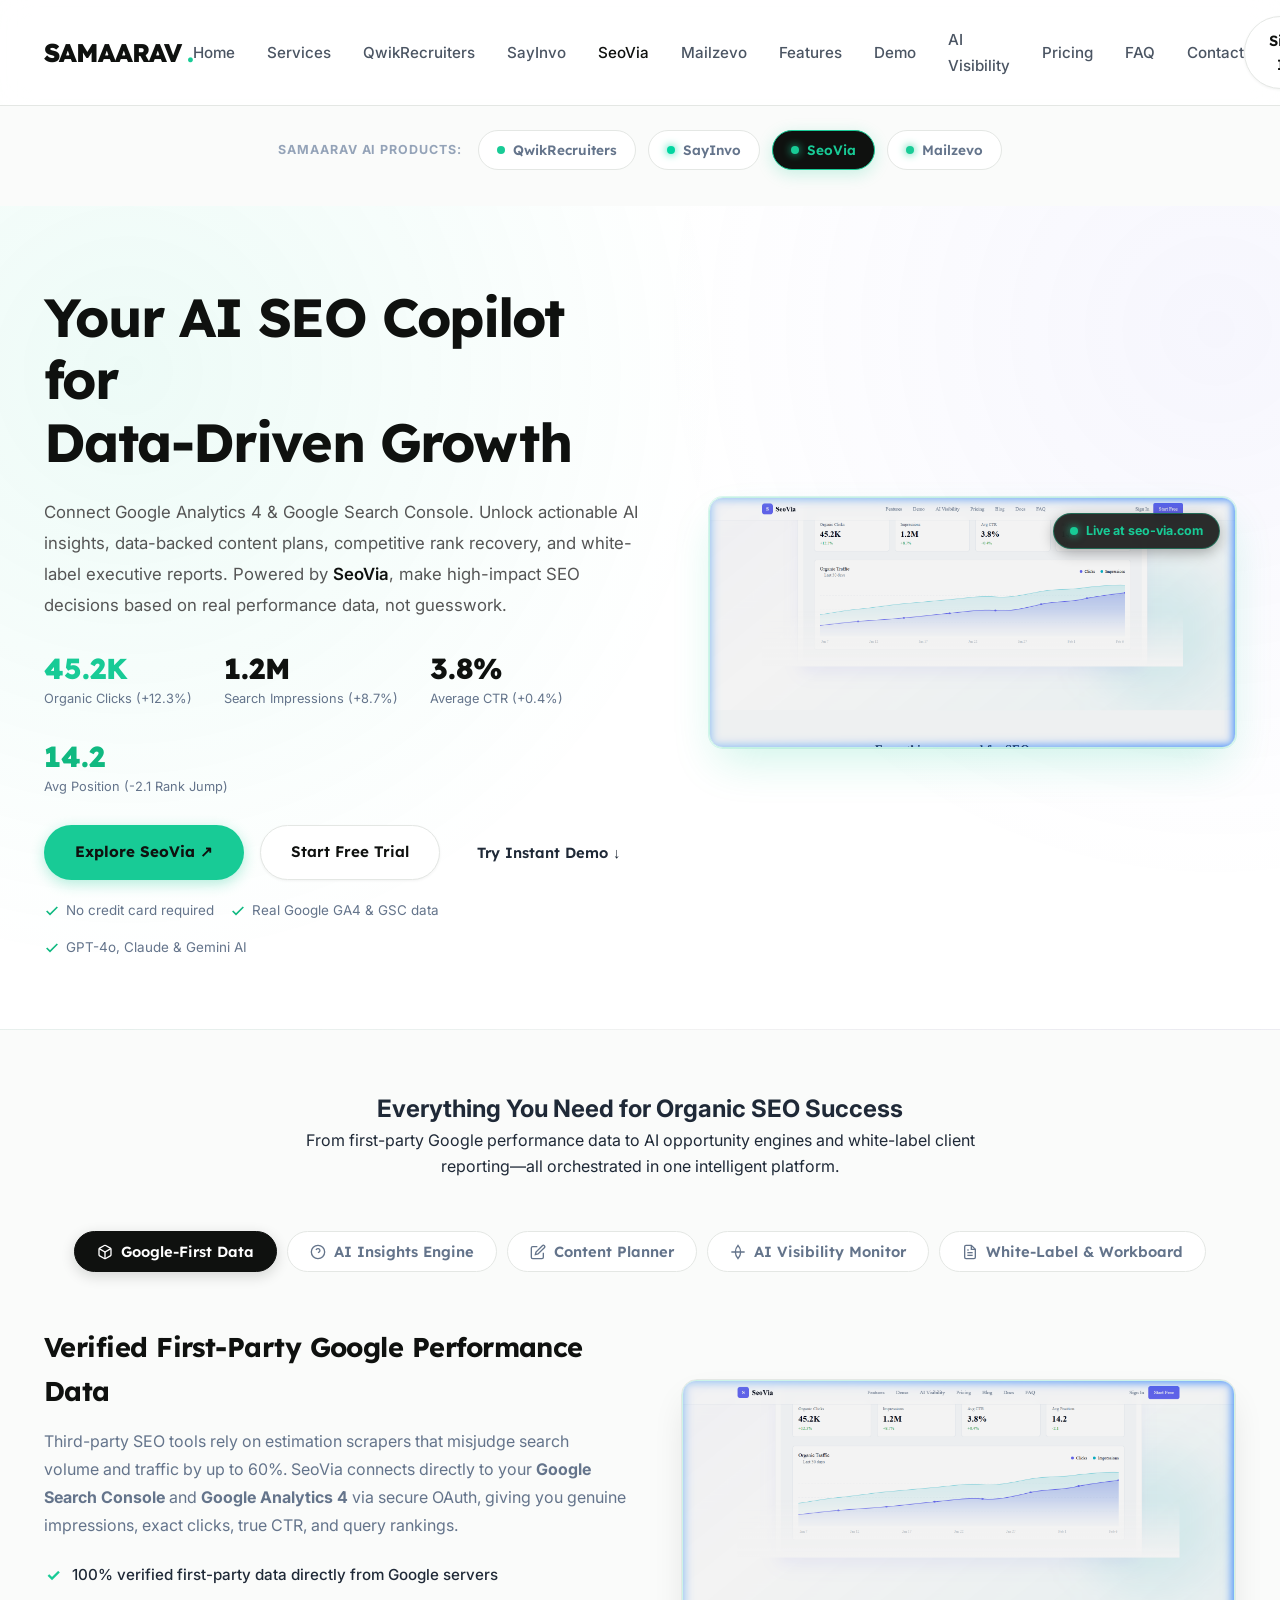
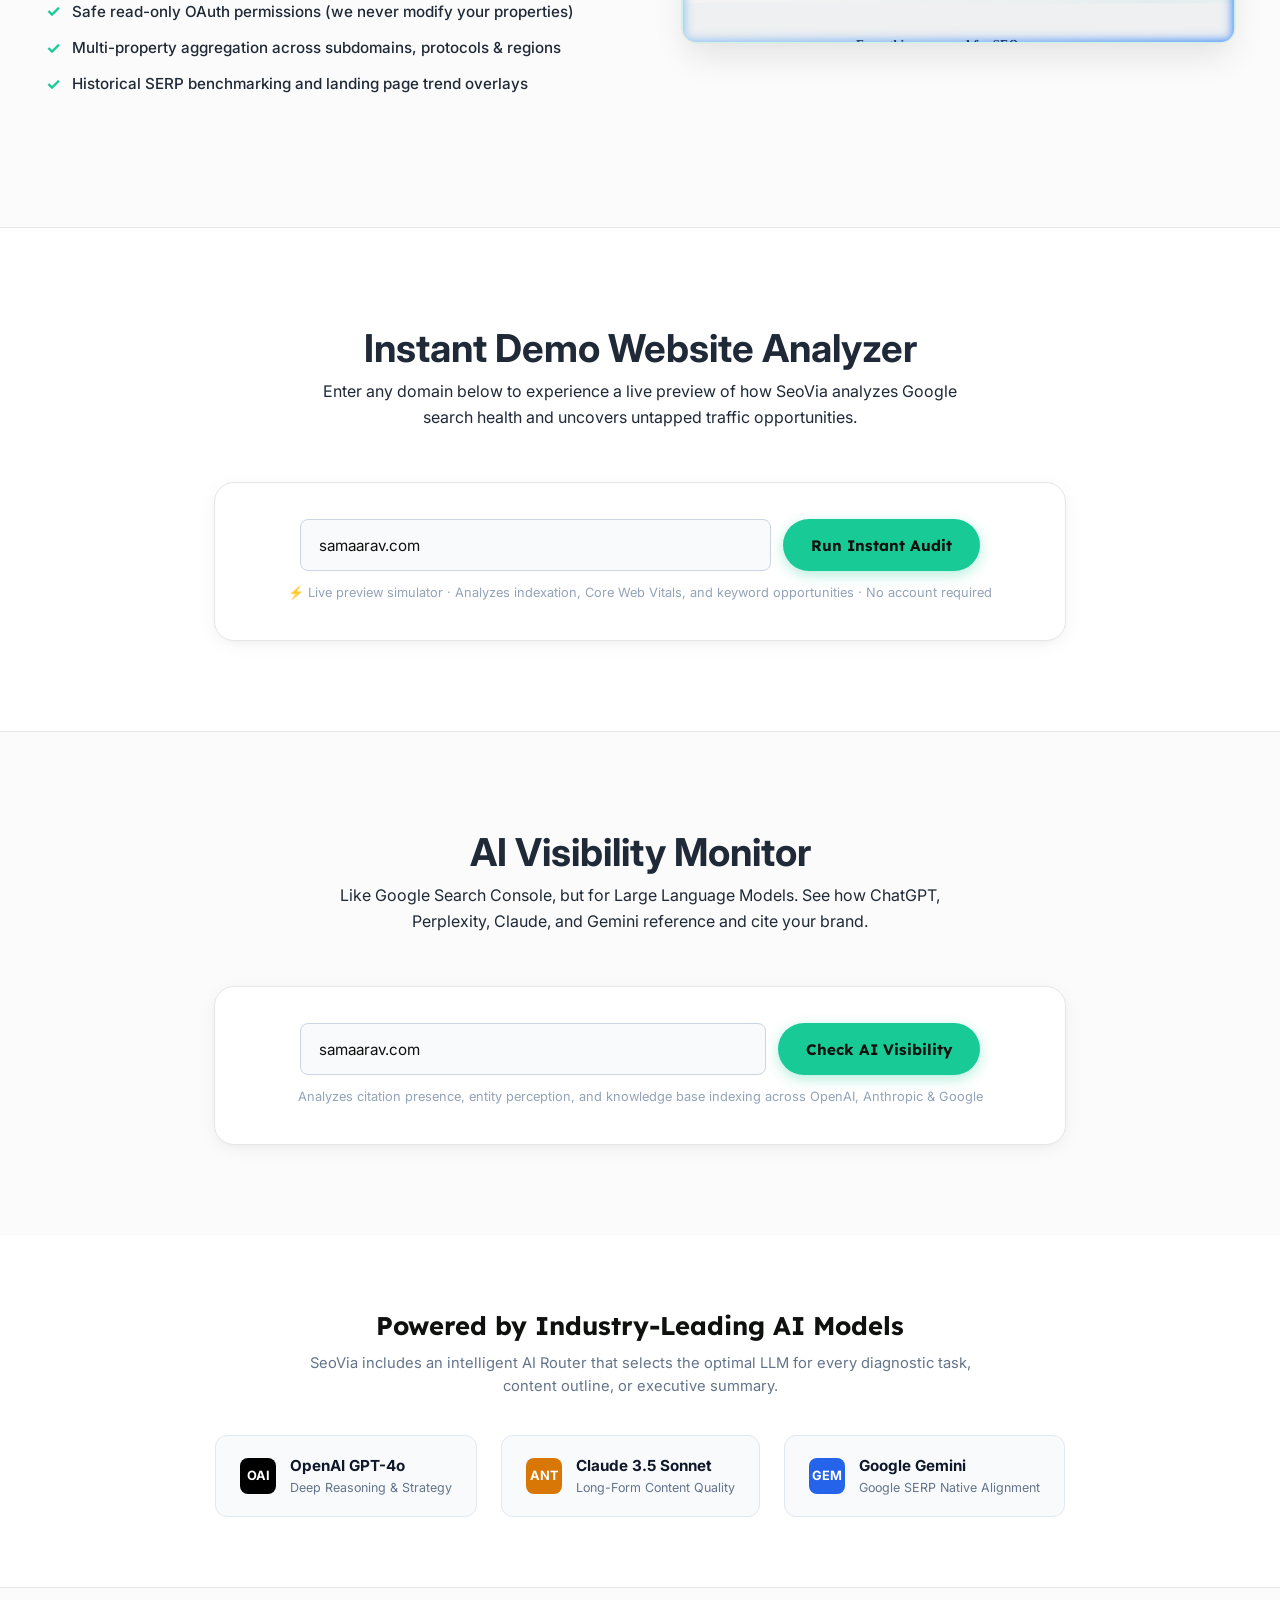
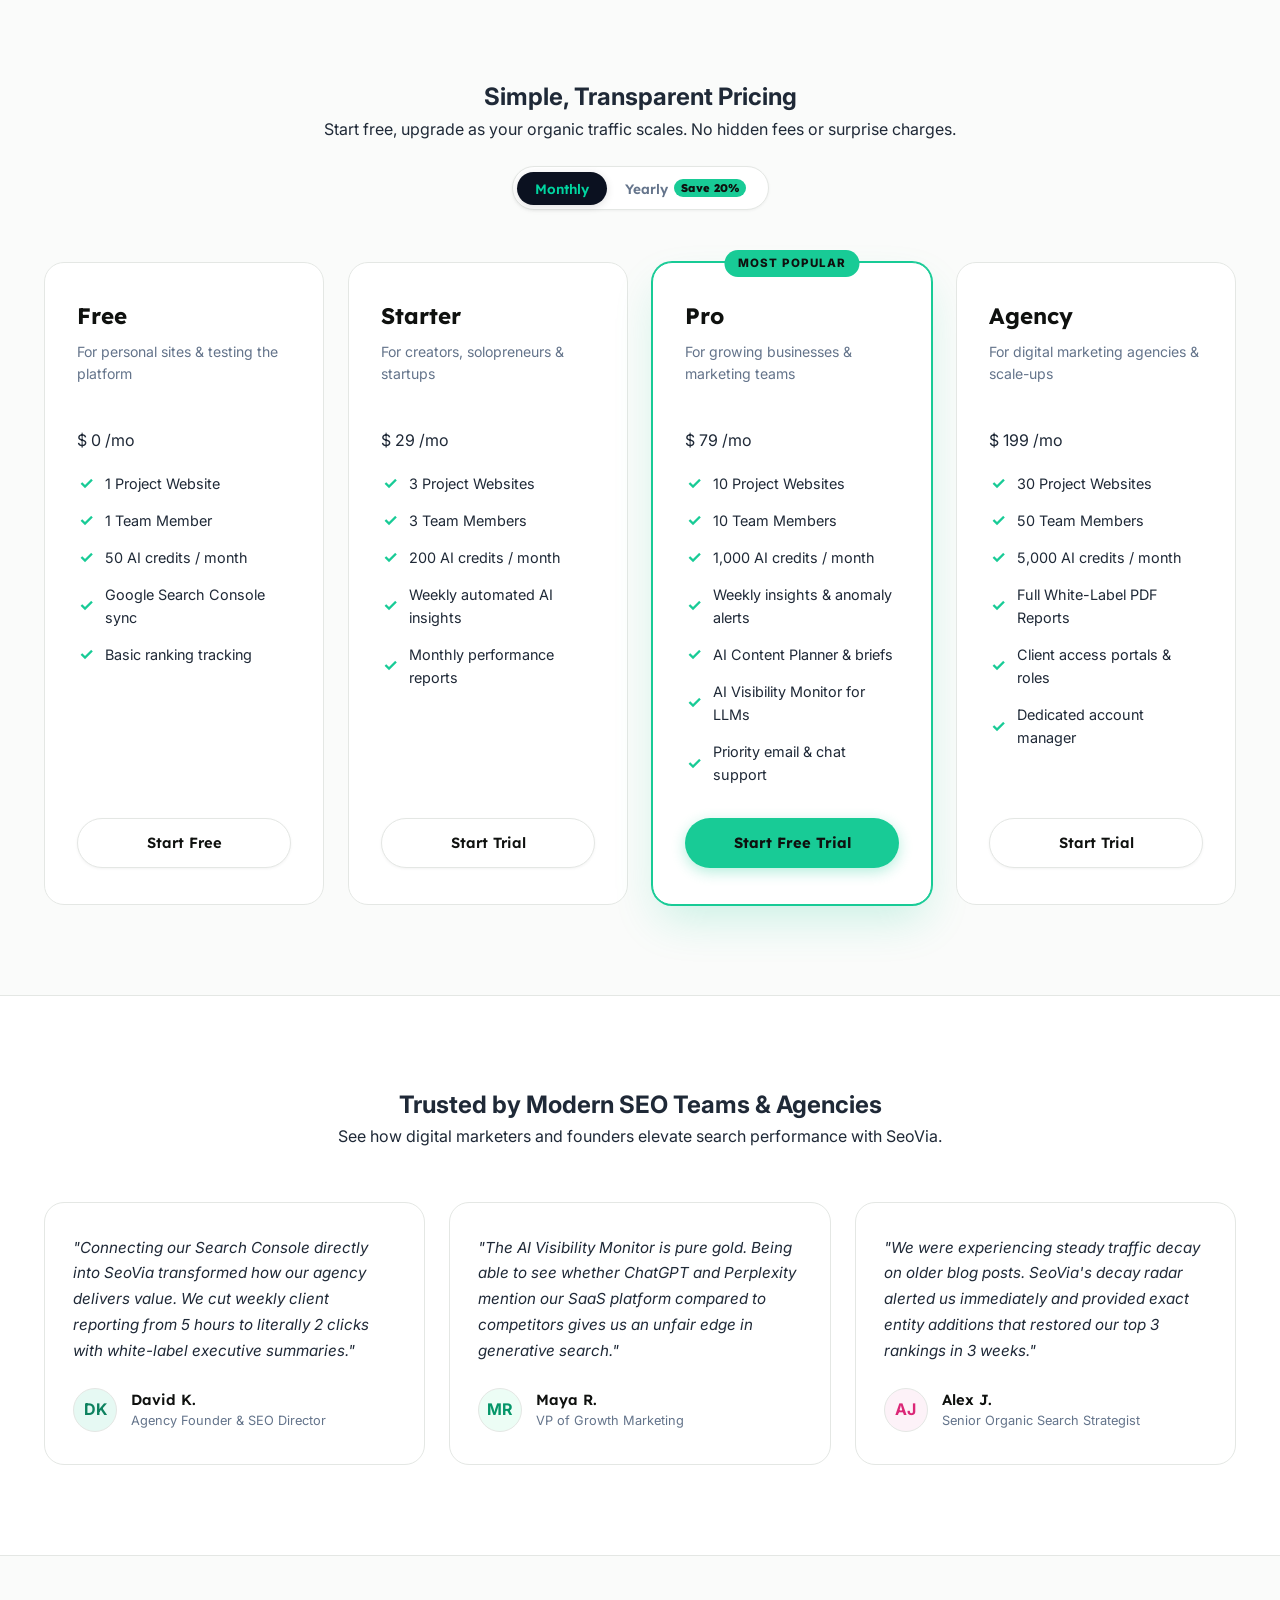
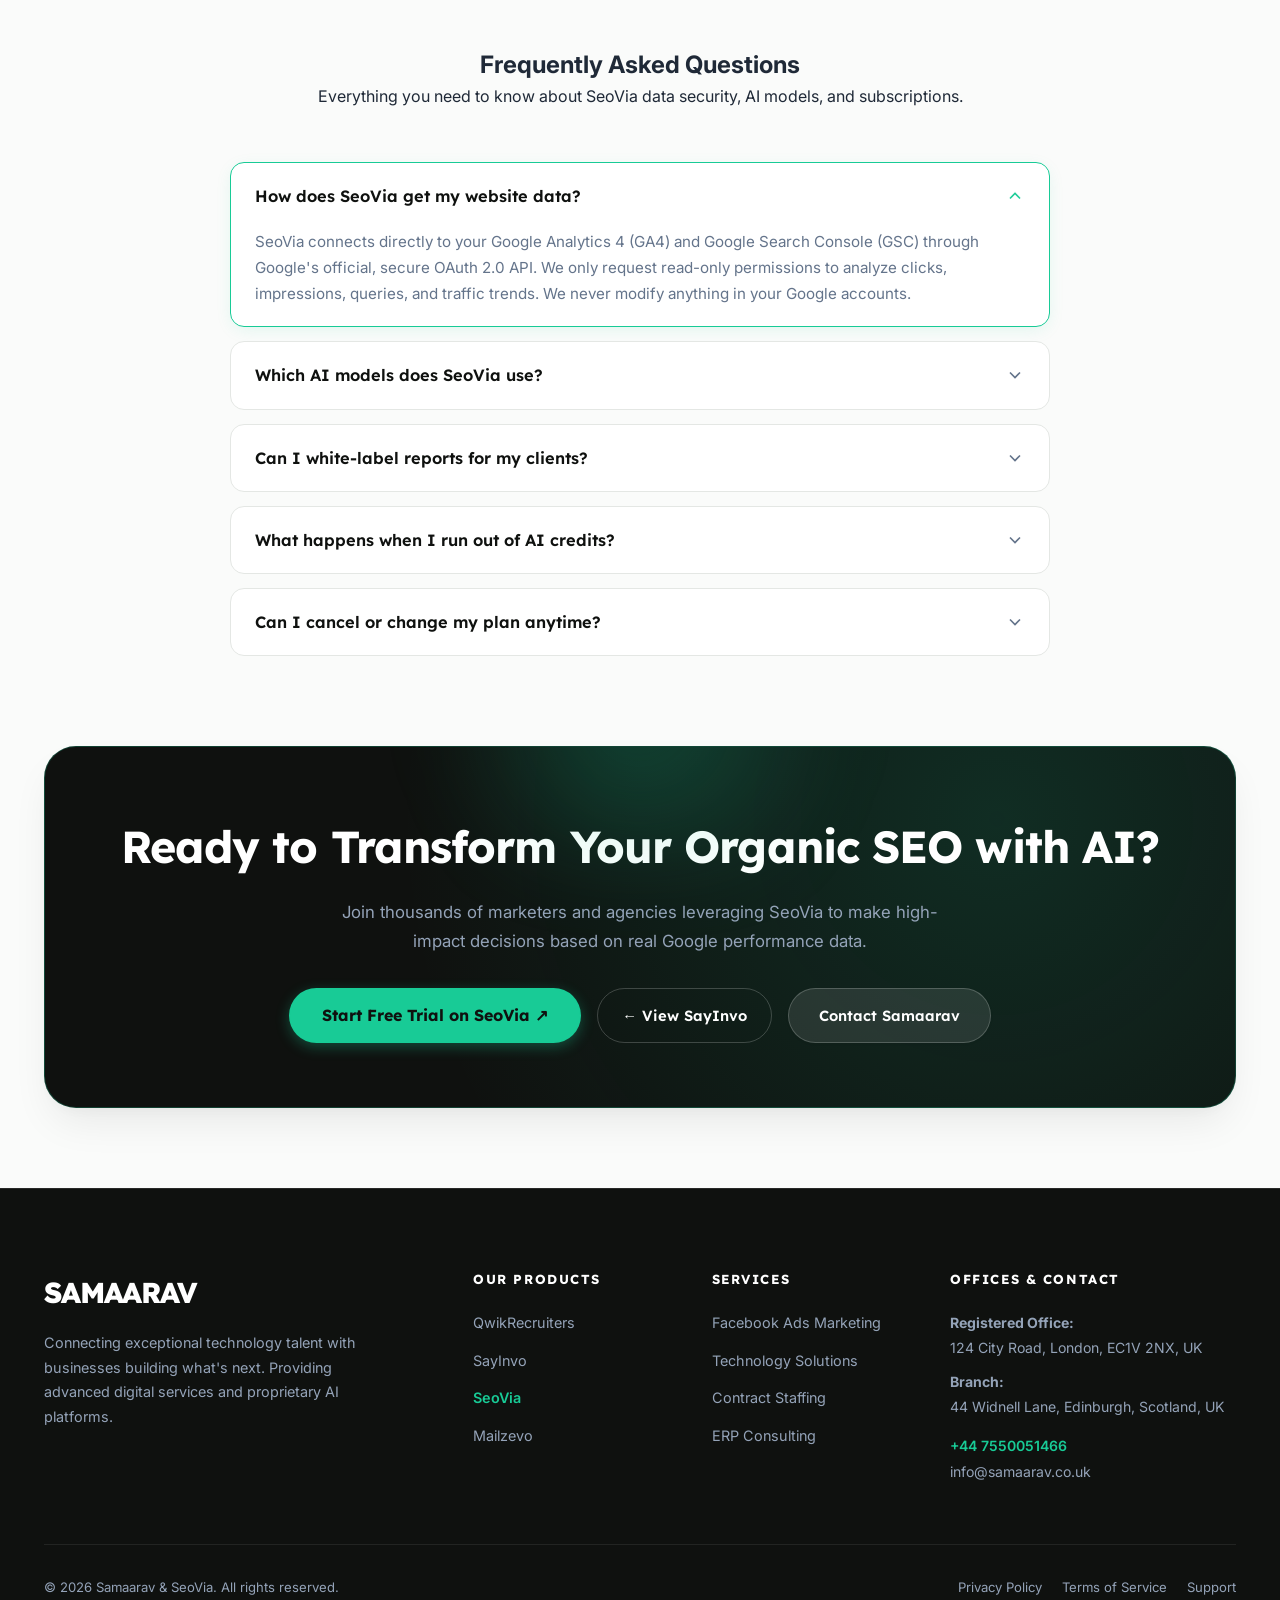
<file: seovia.html>
<!DOCTYPE html>
<html lang="en">
<head>
  <meta charset="UTF-8">
  <meta name="viewport" content="width=device-width, initial-scale=1.0">
  <title>SeoVia | AI SEO Copilot for Data-Driven Growth - Samaarav Products</title>
  <meta name="description" content="Discover SeoVia, Samaarav's AI-powered SEO intelligence platform. Connect GA4 & Google Search Console for real data, automated content briefs, AI visibility monitoring, and executive reports.">
  <meta name="keywords" content="SeoVia, SEO, AI SEO Copilot, Google Search Console, Google Analytics, AI Visibility, content planner, Samaarav">

  <!-- Open Graph -->
  <meta property="og:title" content="SeoVia | AI SEO Copilot for Data-Driven Growth">
  <meta property="og:description" content="Connect Google Analytics & Search Console. Get AI-powered insights, content plans, and executive reports.">
  <meta property="og:image" content="seovia-preview.png">
  <meta property="og:url" content="https://www.seo-via.com/">

  <!-- Fonts -->
  <link rel="preconnect" href="https://fonts.googleapis.com">
  <link rel="preconnect" href="https://fonts.gstatic.com" crossorigin>
  <link href="https://fonts.googleapis.com/css2?family=Inter:wght@300;400;500;600;700&family=Lexend+Deca:wght@400;500;600;700;800&family=Plus+Jakarta+Sans:wght@500;600;700;800&display=swap" rel="stylesheet">
  
  <!-- Stylesheet -->
  <link rel="stylesheet" href="style.css?v=2.4">
</head>
<body>

  <!-- ======================================================================
       NAVIGATION BAR (SAMAARAV HEADER)
       ====================================================================== -->
  <header class="samaarav-nav">
    <div class="container nav-inner">
      <a href="https://samaarav.com/" class="brand-logo" aria-label="Samaarav Home">
        SAMAARAV<span>.</span>
      </a>

      <nav>
        <ul class="nav-links">
          <li><a href="https://samaarav.com/" class="nav-link">Home</a></li>
          <li><a href="https://samaarav.com/our-services/facebook-ads-marketing/" class="nav-link">Services</a></li>
          <li><a href="index.html" class="nav-link">QwikRecruiters</a></li>
          <li><a href="sayinvo.html" class="nav-link">SayInvo</a></li>
          <li><a href="seovia.html" class="nav-link active">SeoVia</a></li>
          <li><a href="mailzevo.html" class="nav-link">Mailzevo</a></li>
          <li><a href="#features" class="nav-link">Features</a></li>
          <li><a href="#demo" class="nav-link">Demo</a></li>
          <li><a href="#ai-visibility" class="nav-link">AI Visibility</a></li>
          <li><a href="#pricing" class="nav-link">Pricing</a></li>
          <li><a href="#faq" class="nav-link">FAQ</a></li>
          <li><a href="https://samaarav.com/contact/" class="nav-link">Contact</a></li>
        </ul>
      </nav>

      <div class="nav-actions">
        <a href="https://www.seo-via.com/auth/login" target="_blank" rel="noopener noreferrer" class="btn btn-secondary">Sign In</a>
        <a href="https://www.seo-via.com/auth/register" target="_blank" rel="noopener noreferrer" class="btn btn-seovia">Start Free</a>
        <button class="nav-mobile-toggle" id="mobile-menu-btn" aria-label="Toggle navigation menu">
          <svg width="22" height="22" viewBox="0 0 24 24" fill="none" stroke="currentColor" stroke-width="2"><line x1="3" y1="12" x2="21" y2="12"></line><line x1="3" y1="6" x2="21" y2="6"></line><line x1="3" y1="18" x2="21" y2="18"></line></svg>
        </button>
      </div>
    </div>
  </header>

  <!-- ======================================================================
       PRODUCT ECOSYSTEM SWITCHER BAR
       ====================================================================== -->
  <div style="background: #fafbfa; padding: 24px 0 0;">
    <div class="container">
      <div class="product-ecosystem-bar">
        <span class="product-ecosystem-label">Samaarav AI Products:</span>
        <a href="index.html" class="product-switch-pill">
          <span class="switch-dot"></span>
          QwikRecruiters
        </a>
        <a href="sayinvo.html" class="product-switch-pill">
          <span class="switch-dot sayinvo"></span>
          SayInvo
        </a>
        <a href="seovia.html" class="product-switch-pill active-seovia">
          <span class="switch-dot seovia"></span>
          SeoVia
        </a>
        <a href="mailzevo.html" class="product-switch-pill">
          <span class="switch-dot mailzevo"></span>
          Mailzevo
        </a>
      </div>
    </div>
  </div>

  <!-- ======================================================================
       HERO / SPOTLIGHT SECTION: SEOVIA (SAMAARAV FLAGSHIP PRODUCT #3)
       ====================================================================== -->
  <section class="hero-spotlight-section" id="product-hero">
    <div class="container hero-spotlight-grid">
      
      <!-- Left: Value Proposition & Information -->
      <div class="hero-spotlight-content">

        <h1 class="hero-spotlight-title" style="color: #0f110f;">
          Your AI SEO Copilot for <br>
          Data-Driven Growth
        </h1>

        <p class="hero-spotlight-desc">
          Connect Google Analytics 4 &amp; Google Search Console. Unlock actionable AI insights, data-backed content plans, competitive rank recovery, and white-label executive reports. Powered by <strong>SeoVia</strong>, make high-impact SEO decisions based on real performance data, not guesswork.
        </p>

        <!-- Metric Callouts (Direct from SeoVia Live Engine) -->
        <div class="hero-metrics-row">
          <div class="metric-item">
            <div class="metric-val" style="color: #18cb96;">45.2K</div>
            <div class="metric-lbl">Organic Clicks (+12.3%)</div>
          </div>
          <div class="metric-item">
            <div class="metric-val">1.2M</div>
            <div class="metric-lbl">Search Impressions (+8.7%)</div>
          </div>
          <div class="metric-item">
            <div class="metric-val">3.8%</div>
            <div class="metric-lbl">Average CTR (+0.4%)</div>
          </div>
          <div class="metric-item">
            <div class="metric-val" style="color: #10b981;">14.2</div>
            <div class="metric-lbl">Avg Position (-2.1 Rank Jump)</div>
          </div>
        </div>

        <!-- Call-to-action Buttons -->
        <div class="hero-spotlight-actions">
          <a href="https://www.seo-via.com/" target="_blank" rel="noopener noreferrer" class="btn btn-seovia" style="padding: 14px 30px; font-size: 0.95rem;">
            Explore SeoVia ↗
          </a>
          <a href="https://www.seo-via.com/auth/register" target="_blank" rel="noopener noreferrer" class="btn btn-secondary" style="padding: 14px 30px; font-size: 0.95rem;">
            Start Free Trial
          </a>
          <a href="#demo" class="btn btn-ghost" style="padding: 14px 20px;">
            Try Instant Demo ↓
          </a>
        </div>

        <!-- Trust Badges -->
        <div style="margin-top: 20px; font-size: 0.84rem; color: #64748b; display: flex; flex-wrap: wrap; align-items: center; gap: 16px;">
          <span style="display: flex; align-items: center; gap: 6px;"><svg width="16" height="16" viewBox="0 0 24 24" fill="none" stroke="#10b981" stroke-width="2.5"><polyline points="20 6 9 17 4 12"></polyline></svg> No credit card required</span>
          <span style="display: flex; align-items: center; gap: 6px;"><svg width="16" height="16" viewBox="0 0 24 24" fill="none" stroke="#10b981" stroke-width="2.5"><polyline points="20 6 9 17 4 12"></polyline></svg> Real Google GA4 &amp; GSC data</span>
          <span style="display: flex; align-items: center; gap: 6px;"><svg width="16" height="16" viewBox="0 0 24 24" fill="none" stroke="#10b981" stroke-width="2.5"><polyline points="20 6 9 17 4 12"></polyline></svg> GPT-4o, Claude &amp; Gemini AI</span>
        </div>
      </div>

      <!-- Right: Desktop Showcase Graphic -->
      <div class="hero-spotlight-media seovia">
        <a href="https://www.seo-via.com/" target="_blank" rel="noopener noreferrer" style="display: block; width: 100%; position: relative;">
          <img src="seovia-preview.png" alt="SeoVia AI SEO Copilot Dashboard & Organic Traffic Analytics" class="hero-mockup-img" loading="eager">
          <div style="position: absolute; top: 16px; right: 16px; background: rgba(15, 17, 15, 0.88); backdrop-filter: blur(10px); padding: 7px 16px; border-radius: 9999px; border: 1px solid rgba(24, 203, 150, 0.4); font-size: 0.78rem; color: #18cb96; font-weight: 700; display: flex; align-items: center; gap: 8px; box-shadow: 0 4px 14px rgba(0,0,0,0.3);">
            <span style="width: 8px; height: 8px; border-radius: 50%; background: #18cb96; display: inline-block; box-shadow: 0 0 8px #18cb96;"></span>
            Live at seo-via.com
          </div>
        </a>
      </div>

    </div>
  </section>

  <!-- ======================================================================
       INTERACTIVE TABS: CORE SEOVIA CAPABILITIES
       ====================================================================== -->
  <section class="capabilities-section" id="features">
    <div class="container">
      <div class="section-intro-center">
        <h2 class="section-title">Everything You Need for Organic SEO Success</h2>
        <p class="section-subtitle">
          From first-party Google performance data to AI opportunity engines and white-label client reporting—all orchestrated in one intelligent platform.
        </p>
      </div>

      <!-- Tabs Navigation -->
      <div class="tabs-nav">
        <button class="tab-btn active" data-tab="google-data">
          <svg width="16" height="16" viewBox="0 0 24 24" fill="none" stroke="currentColor" stroke-width="2"><path d="M21 16V8a2 2 0 0 0-1-1.73l-7-4a2 2 0 0 0-2 0l-7 4A2 2 0 0 0 3 8v8a2 2 0 0 0 1 1.73l7 4a2 2 0 0 0 2 0l7-4A2 2 0 0 0 21 16z"></path><polyline points="3.27 6.96 12 12.01 20.73 6.96"></polyline><line x1="12" y1="22.08" x2="12" y2="12"></line></svg>
          Google-First Data
        </button>
        <button class="tab-btn" data-tab="ai-insights">
          <svg width="16" height="16" viewBox="0 0 24 24" fill="none" stroke="currentColor" stroke-width="2"><circle cx="12" cy="12" r="10"></circle><path d="M9.09 9a3 3 0 0 1 5.83 1c0 2-3 3-3 3"></path><line x1="12" y1="17" x2="12.01" y2="17"></line></svg>
          AI Insights Engine
        </button>
        <button class="tab-btn" data-tab="content-planner">
          <svg width="16" height="16" viewBox="0 0 24 24" fill="none" stroke="currentColor" stroke-width="2"><path d="M11 4H4a2 2 0 0 0-2 2v14a2 2 0 0 0 2 2h14a2 2 0 0 0 2-2v-7"></path><path d="M18.5 2.5a2.121 2.121 0 0 1 3 3L12 15l-4 1 1-4 9.5-9.5z"></path></svg>
          Content Planner
        </button>
        <button class="tab-btn" data-tab="ai-search-console">
          <svg width="16" height="16" viewBox="0 0 24 24" fill="none" stroke="currentColor" stroke-width="2"><path d="M2 12h20M12 2a15.3 15.3 0 0 1 4 10 15.3 15.3 0 0 1-4 10 15.3 15.3 0 0 1-4-10 15.3 15.3 0 0 1 4-10z"></path></svg>
          AI Visibility Monitor
        </button>
        <button class="tab-btn" data-tab="agency-reports">
          <svg width="16" height="16" viewBox="0 0 24 24" fill="none" stroke="currentColor" stroke-width="2"><path d="M14 2H6a2 2 0 0 0-2 2v16a2 2 0 0 0 2 2h12a2 2 0 0 0 2-2V8z"></path><polyline points="14 2 14 8 20 8"></polyline><line x1="16" y1="13" x2="8" y2="13"></line><line x1="16" y1="17" x2="8" y2="17"></line><polyline points="10 9 9 9 8 9"></polyline></svg>
          White-Label &amp; Workboard
        </button>
      </div>

      <!-- Tab 1: Google-First Data -->
      <div class="tab-pane active" id="tab-google-data">
        <div class="tab-card-content">
          <div class="tab-text">
            <h3>Verified First-Party Google Performance Data</h3>
            <p>
              Third-party SEO tools rely on estimation scrapers that misjudge search volume and traffic by up to 60%. SeoVia connects directly to your <strong>Google Search Console</strong> and <strong>Google Analytics 4</strong> via secure OAuth, giving you genuine impressions, exact clicks, true CTR, and query rankings.
            </p>
            <ul class="tab-checklist">
              <li><span class="check-icon">✓</span> 100% verified first-party data directly from Google servers</li>
              <li><span class="check-icon">✓</span> Safe read-only OAuth permissions (we never modify your properties)</li>
              <li><span class="check-icon">✓</span> Multi-property aggregation across subdomains, protocols &amp; regions</li>
              <li><span class="check-icon">✓</span> Historical SERP benchmarking and landing page trend overlays</li>
            </ul>
          </div>
          <div class="tab-mockup-image">
            <img src="seovia-preview.png" alt="Google Search Console & GA4 Live Performance Graph in SeoVia" class="tab-preview-img" loading="eager">
          </div>
        </div>
      </div>

      <!-- Tab 2: AI Insights Engine -->
      <div class="tab-pane" id="tab-ai-insights">
        <div class="tab-card-content">
          <div class="tab-text">
            <h3>Automated Anomaly Detection &amp; Opportunity Mining</h3>
            <p>
              Stop sifting through hundreds of thousands of spreadsheet rows. SeoVia's neural analysis engine automatically surfaces critical ranking anomalies, low-hanging fruits, and content decay risks before traffic plummets.
            </p>
            <ul class="tab-checklist">
              <li><span class="check-icon">✓</span> <strong>Low CTR Detection:</strong> Pinpoints pages with high impressions but below-average CTR</li>
              <li><span class="check-icon">✓</span> <strong>Content Decay Alerts:</strong> Flags URLs losing search share month-over-month</li>
              <li><span class="check-icon">✓</span> <strong>Cannibalization Radar:</strong> Resolves internal keyword competition between pages</li>
              <li><span class="check-icon">✓</span> <strong>Near-Page-1 Quick Wins:</strong> Target positions 11-20 ready to jump to top 3</li>
            </ul>
          </div>
          <div class="tab-mockup-image">
            <img src="seovia-features-preview.png" alt="AI Insights Engine Opportunity Cards" class="tab-preview-img" loading="lazy">
          </div>
        </div>
      </div>

      <!-- Tab 3: Content Planner -->
      <div class="tab-pane" id="tab-content-planner">
        <div class="tab-card-content">
          <div class="tab-text">
            <h3>Data-Driven Content Briefs &amp; Semantic Outlines</h3>
            <p>
              Empower your editorial team with briefs built on actual Google search queries. SeoVia generates semantic entity maps, secondary keyword variations, search intent outlines, and FAQ schemas that rank.
            </p>
            <ul class="tab-checklist">
              <li><span class="check-icon">✓</span> Intent-mapped content briefs with headings (H1, H2, H3) and target keywords</li>
              <li><span class="check-icon">✓</span> Semantic entity recommendations tailored for Google's Knowledge Graph</li>
              <li><span class="check-icon">✓</span> People Also Ask (PAA) question clustering with structured FAQ schema</li>
              <li><span class="check-icon">✓</span> AI-assisted article drafts adhering to your brand voice guidelines</li>
            </ul>
          </div>
          <div class="tab-mockup-image">
            <img src="seovia-hero-preview.png" alt="Content Planner and Brief Generation Interface" class="tab-preview-img" loading="lazy">
          </div>
        </div>
      </div>

      <!-- Tab 4: AI Visibility Monitor -->
      <div class="tab-pane" id="tab-ai-search-console">
        <div class="tab-card-content">
          <div class="tab-text">
            <h3>Track Brand Visibility Across Generative AI Models</h3>
            <p>
              Search behavior is evolving. Consumers ask ChatGPT, Perplexity, Claude, and Google Gemini for buying recommendations. SeoVia's <strong>AI Search Console</strong> monitors how LLMs perceive and cite your company across high-value prompts.
            </p>
            <ul class="tab-checklist">
              <li><span class="check-icon">✓</span> Monitor ChatGPT, Perplexity AI, Claude &amp; Google Gemini in real time</li>
              <li><span class="check-icon">✓</span> AI Citation share: Track whether your domain is cited as an authority source</li>
              <li><span class="check-icon">✓</span> Prompt benchmark tracking: See how your brand fares vs. top competitors</li>
              <li><span class="check-icon">✓</span> Actionable advice to improve AI visibility and entity salience</li>
            </ul>
          </div>
          <div class="tab-mockup-image">
            <img src="seovia-demo-preview.png" alt="AI Visibility Monitor Brand Tracking" class="tab-preview-img" loading="lazy">
          </div>
        </div>
      </div>

      <!-- Tab 5: White-Label & Workboard -->
      <div class="tab-pane" id="tab-agency-reports">
        <div class="tab-card-content">
          <div class="tab-text">
            <h3>Turn Insights to Action &amp; Delight Agency Clients</h3>
            <p>
              Close the loop from data diagnosis to execution. Convert AI insights directly into assigned tasks on your built-in SEO Kanban workboard, and generate white-label PDF executive reports in seconds.
            </p>
            <ul class="tab-checklist">
              <li><span class="check-icon">✓</span> Integrated Kanban Workboard: Assign, prioritize, and monitor SEO sprints</li>
              <li><span class="check-icon">✓</span> 100% White-Label PDF Reports branded with your agency logo and custom palette</li>
              <li><span class="check-icon">✓</span> Executive AI Summaries written in clear, C-suite friendly language</li>
              <li><span class="check-icon">✓</span> Multi-client workspace isolation and dedicated client access portals</li>
            </ul>
          </div>
          <div class="tab-mockup-image">
            <img src="seovia-preview.png" alt="White-Label SEO Reports and Project Kanban" class="tab-preview-img" loading="lazy">
          </div>
        </div>
      </div>

    </div>
  </section>

  <!-- ======================================================================
       INTERACTIVE INSTANT DEMO ANALYZER SECTION
       ====================================================================== -->
  <section class="demo-section" id="demo" style="padding: 90px 0; background: #ffffff; border-top: 1px solid var(--color-border); border-bottom: 1px solid var(--color-border);">
    <div class="container" style="max-width: 900px;">
      <div class="section-intro-center">
        <h2 class="section-title" style="font-size: 2.4rem;">Instant Demo Website Analyzer</h2>
        <p class="section-subtitle">
          Enter any domain below to experience a live preview of how SeoVia analyzes Google search health and uncovers untapped traffic opportunities.
        </p>
      </div>

      <!-- Interactive Input Form -->
      <div class="seovia-interactive-tool-box">
        <form id="instant-audit-form" onsubmit="event.preventDefault(); runDemoAudit();">
          <div class="seovia-input-row">
            <input type="text" id="audit-domain-input" class="seovia-input" placeholder="Enter any website URL (e.g. samaarav.com or yourbrand.com)" value="samaarav.com" required>
            <button type="submit" id="btn-run-audit" class="btn btn-seovia seovia-tool-btn">
              <span id="audit-btn-text">Run Instant Audit</span>
              <span id="audit-spinner" style="display: none;">Scanning...</span>
            </button>
          </div>
        </form>
        <p style="text-align: center; font-size: 0.8rem; color: #94a3b8; margin-top: 12px;">
          ⚡ Live preview simulator · Analyzes indexation, Core Web Vitals, and keyword opportunities · No account required
        </p>

        <!-- Simulated Audit Output Result Panel -->
        <div id="audit-result-panel" class="simulator-result-panel">
          <div style="display: flex; justify-content: space-between; align-items: center; border-bottom: 1px solid rgba(255,255,255,0.1); padding-bottom: 14px; margin-bottom: 16px;">
            <div>
              <span style="font-size: 0.72rem; text-transform: uppercase; color: #18cb96; font-weight: 700; letter-spacing: 0.06em;">Target Domain</span>
              <h4 id="audit-domain-display" style="color: #ffffff; font-size: 1.2rem; font-family: var(--font-heading); margin-top: 2px;">samaarav.com</h4>
            </div>
            <div style="text-align: right;">
              <span style="font-size: 0.72rem; text-transform: uppercase; color: #94a3b8; font-weight: 600;">Overall SEO Health</span>
              <div style="font-size: 1.5rem; font-weight: 800; color: #10b981; font-family: var(--font-heading);">
                <span id="audit-score-display">92</span><span style="font-size: 0.9rem; color: #94a3b8;">/100</span>
              </div>
            </div>
          </div>

          <!-- Quick Metrics Grid -->
          <div style="display: grid; grid-template-columns: repeat(auto-fit, minmax(180px, 1fr)); gap: 14px; margin-bottom: 20px;">
            <div style="background: rgba(255,255,255,0.04); border: 1px solid rgba(255,255,255,0.08); padding: 12px; border-radius: 8px;">
              <div style="font-size: 0.72rem; color: #94a3b8;">Indexed Pages</div>
              <div style="font-size: 1.1rem; font-weight: 700; color: #ffffff; margin-top: 4px;">1,420 URLs</div>
              <div style="font-size: 0.7rem; color: #10b981; margin-top: 2px;">✓ 99.4% Crawlable</div>
            </div>
            <div style="background: rgba(255,255,255,0.04); border: 1px solid rgba(255,255,255,0.08); padding: 12px; border-radius: 8px;">
              <div style="font-size: 0.72rem; color: #94a3b8;">Near-Page-1 Keywords</div>
              <div style="font-size: 1.1rem; font-weight: 700; color: #18cb96; margin-top: 4px;">48 Positions</div>
              <div style="font-size: 0.7rem; color: #18cb96; margin-top: 2px;">Avg Pos 11.4 (Jump Ready)</div>
            </div>
            <div style="background: rgba(255,255,255,0.04); border: 1px solid rgba(255,255,255,0.08); padding: 12px; border-radius: 8px;">
              <div style="font-size: 0.72rem; color: #94a3b8;">CTR Optimization Gap</div>
              <div style="font-size: 1.1rem; font-weight: 700; color: #f59e0b; margin-top: 4px;">14 High-Impression URLs</div>
              <div style="font-size: 0.7rem; color: #f59e0b; margin-top: 2px;">Potential +3.2k clicks</div>
            </div>
            <div style="background: rgba(255,255,255,0.04); border: 1px solid rgba(255,255,255,0.08); padding: 12px; border-radius: 8px;">
              <div style="font-size: 0.72rem; color: #94a3b8;">Core Web Vitals</div>
              <div style="font-size: 1.1rem; font-weight: 700; color: #10b981; margin-top: 4px;">Passed (Fast)</div>
              <div style="font-size: 0.7rem; color: #10b981; margin-top: 2px;">LCP: 1.2s · CLS: 0.01</div>
            </div>
          </div>

          <!-- AI Executive Diagnosis Recommendation -->
          <div style="background: rgba(24, 203, 150, 0.08); border: 1px solid rgba(24, 203, 150, 0.25); border-radius: 8px; padding: 16px;">
            <div style="font-size: 0.78rem; font-weight: 700; color: #18cb96; text-transform: uppercase; margin-bottom: 6px; display: flex; align-items: center; gap: 6px;">
              <span>🤖 SeoVia AI Copilot Recommendation</span>
            </div>
            <p style="font-size: 0.88rem; color: #e2e8f0; line-height: 1.5;">
              "Found 3 primary opportunity vectors: 1) Updating title tags on top landing pages could boost CTR by 24%. 2) Consolidating 2 overlapping guides solves keyword cannibalization for primary commercial terms. 3) Publishing dedicated FAQ schema unlocks rich search snippet stars."
            </p>
            <div style="margin-top: 14px; display: flex; justify-content: flex-end; gap: 10px;">
              <a href="https://www.seo-via.com/auth/register" target="_blank" rel="noopener noreferrer" class="btn btn-seovia" style="padding: 8px 18px; font-size: 0.82rem;">
                Unlock Full Report on SeoVia ↗
              </a>
            </div>
          </div>
        </div>
      </div>
    </div>
  </section>

  <!-- ======================================================================
       AI VISIBILITY MONITOR SECTION (#AI-VISIBILITY)
       ====================================================================== -->
  <section class="ai-visibility-section" id="ai-visibility" style="padding: 90px 0; background: #fafbfa;">
    <div class="container" style="max-width: 900px;">
      <div class="section-intro-center">
        <h2 class="section-title" style="font-size: 2.4rem;">AI Visibility Monitor</h2>
        <p class="section-subtitle">
          Like Google Search Console, but for Large Language Models. See how ChatGPT, Perplexity, Claude, and Gemini reference and cite your brand.
        </p>
      </div>

      <div class="seovia-interactive-tool-box">
        <form id="ai-visibility-form" onsubmit="event.preventDefault(); runVisibilityCheck();">
          <div class="seovia-input-row">
            <input type="text" id="visibility-domain-input" class="seovia-input" placeholder="Enter your domain or brand name (e.g. samaarav.com)" value="samaarav.com" required>
            <button type="submit" id="btn-check-visibility" class="btn btn-seovia seovia-tool-btn">
              <span id="vis-btn-text">Check AI Visibility</span>
              <span id="vis-spinner" style="display: none;">Checking LLMs...</span>
            </button>
          </div>
        </form>
        <p style="text-align: center; font-size: 0.8rem; color: #94a3b8; margin-top: 12px;">
          Analyzes citation presence, entity perception, and knowledge base indexing across OpenAI, Anthropic &amp; Google
        </p>

        <!-- Simulated AI Visibility Output Panel -->
        <div id="visibility-result-panel" class="simulator-result-panel">
          <div style="display: flex; justify-content: space-between; align-items: center; border-bottom: 1px solid rgba(255,255,255,0.1); padding-bottom: 12px; margin-bottom: 16px;">
            <div style="font-size: 0.85rem; font-weight: 700; color: #18cb96;">
              Target: <span id="vis-domain-display" style="color: #ffffff;">samaarav.com</span>
            </div>
            <div style="font-size: 0.78rem; color: #10b981; font-weight: 700;">
              ● AI Visibility Index: 86% (Strong Authority)
            </div>
          </div>

          <!-- Model Citation Cards -->
          <div style="display: grid; grid-template-columns: repeat(auto-fit, minmax(220px, 1fr)); gap: 12px; margin-bottom: 16px;">
            <!-- ChatGPT -->
            <div style="background: rgba(255,255,255,0.04); border: 1px solid rgba(255,255,255,0.08); padding: 14px; border-radius: 8px;">
              <div style="display: flex; justify-content: space-between; align-items: center; margin-bottom: 8px;">
                <span style="font-weight: 700; font-size: 0.85rem; color: #ffffff;">ChatGPT (GPT-4o)</span>
                <span style="background: rgba(16, 185, 129, 0.2); color: #10b981; font-size: 0.7rem; font-weight: 700; padding: 2px 8px; border-radius: 9999px;">Indexed</span>
              </div>
              <p style="font-size: 0.78rem; color: #cbd5e1; line-height: 1.4;">
                Cited as a premier technology solutions provider and AI platform innovator across business workflow queries.
              </p>
            </div>

            <!-- Perplexity AI -->
            <div style="background: rgba(255,255,255,0.04); border: 1px solid rgba(255,255,255,0.08); padding: 14px; border-radius: 8px;">
              <div style="display: flex; justify-content: space-between; align-items: center; margin-bottom: 8px;">
                <span style="font-weight: 700; font-size: 0.85rem; color: #ffffff;">Perplexity AI</span>
                <span style="background: rgba(24, 203, 150, 0.15); color: #18cb96; font-size: 0.7rem; font-weight: 700; padding: 2px 8px; border-radius: 9999px;">Top Citation</span>
              </div>
              <p style="font-size: 0.78rem; color: #cbd5e1; line-height: 1.4;">
                Direct citation link returned in 4 out of 5 relevant industry prompts. High domain trust factor score.
              </p>
            </div>

            <!-- Google Gemini -->
            <div style="background: rgba(255,255,255,0.04); border: 1px solid rgba(255,255,255,0.08); padding: 14px; border-radius: 8px;">
              <div style="display: flex; justify-content: space-between; align-items: center; margin-bottom: 8px;">
                <span style="font-weight: 700; font-size: 0.85rem; color: #ffffff;">Google Gemini</span>
                <span style="background: rgba(16, 185, 129, 0.2); color: #10b981; font-size: 0.7rem; font-weight: 700; padding: 2px 8px; border-radius: 9999px;">Active Entity</span>
              </div>
              <p style="font-size: 0.78rem; color: #cbd5e1; line-height: 1.4;">
                Direct alignment with Google Knowledge Graph entity representations, enhancing AI Overview inclusion probability.
              </p>
            </div>
          </div>

          <div style="text-align: right;">
            <a href="https://www.seo-via.com/auth/register" target="_blank" rel="noopener noreferrer" style="font-size: 0.82rem; color: #18cb96; text-decoration: underline; font-weight: 600;">
              Track ongoing LLM citations with SeoVia Pro →
            </a>
          </div>
        </div>
      </div>
    </div>
  </section>

  <!-- ======================================================================
       MULTI-LLM ARCHITECTURE HIGHLIGHT
       ====================================================================== -->
  <section style="padding: 70px 0; background: #ffffff; border-bottom: 1px solid var(--color-border);">
    <div class="container">
      <div style="text-align: center; max-width: 680px; margin: 0 auto 36px;">
        <h3 style="font-family: var(--font-heading); font-size: 1.6rem; font-weight: 700; color: #0f110f;">
          Powered by Industry-Leading AI Models
        </h3>
        <p style="font-size: 0.92rem; color: #64748b; margin-top: 6px;">
          SeoVia includes an intelligent AI Router that selects the optimal LLM for every diagnostic task, content outline, or executive summary.
        </p>
      </div>

      <div style="display: flex; flex-wrap: wrap; justify-content: center; gap: 24px; max-width: 900px; margin: 0 auto;">
        <div style="background: #f8fafc; border: 1px solid #e2e8f0; border-radius: 12px; padding: 18px 24px; display: flex; align-items: center; gap: 14px; min-width: 220px;">
          <div style="width: 36px; height: 36px; border-radius: 8px; background: #000; color: #fff; display: flex; align-items: center; justify-content: center; font-weight: bold; font-size: 0.8rem;">
            OAI
          </div>
          <div>
            <div style="font-weight: 700; font-size: 0.95rem; color: #0f172a;">OpenAI GPT-4o</div>
            <div style="font-size: 0.78rem; color: #64748b;">Deep Reasoning &amp; Strategy</div>
          </div>
        </div>

        <div style="background: #f8fafc; border: 1px solid #e2e8f0; border-radius: 12px; padding: 18px 24px; display: flex; align-items: center; gap: 14px; min-width: 220px;">
          <div style="width: 36px; height: 36px; border-radius: 8px; background: #d97706; color: #fff; display: flex; align-items: center; justify-content: center; font-weight: bold; font-size: 0.8rem;">
            ANT
          </div>
          <div>
            <div style="font-weight: 700; font-size: 0.95rem; color: #0f172a;">Claude 3.5 Sonnet</div>
            <div style="font-size: 0.78rem; color: #64748b;">Long-Form Content Quality</div>
          </div>
        </div>

        <div style="background: #f8fafc; border: 1px solid #e2e8f0; border-radius: 12px; padding: 18px 24px; display: flex; align-items: center; gap: 14px; min-width: 220px;">
          <div style="width: 36px; height: 36px; border-radius: 8px; background: #2563eb; color: #fff; display: flex; align-items: center; justify-content: center; font-weight: bold; font-size: 0.8rem;">
            GEM
          </div>
          <div>
            <div style="font-weight: 700; font-size: 0.95rem; color: #0f172a;">Google Gemini</div>
            <div style="font-size: 0.78rem; color: #64748b;">Google SERP Native Alignment</div>
          </div>
        </div>
      </div>
    </div>
  </section>

  <!-- ======================================================================
       PRICING TIERS (TRANSPARENT, DIRECT FROM SEO-VIA.COM)
       ====================================================================== -->
  <section class="pricing-preview-section" id="pricing" style="padding: 90px 0; background: #fafbfa;">
    <div class="container">
      <div class="section-intro-center">
        <h2 class="section-title">Simple, Transparent Pricing</h2>
        <p class="section-subtitle">
          Start free, upgrade as your organic traffic scales. No hidden fees or surprise charges.
        </p>

        <!-- Monthly / Yearly Billing Toggle -->
        <div class="pricing-billing-toggle">
          <button type="button" class="billing-toggle-btn active" id="btn-monthly">Monthly</button>
          <button type="button" class="billing-toggle-btn" id="btn-yearly">
            Yearly
            <span class="billing-discount-badge" style="background: #18cb96; color: #0f110f; font-weight: 800;">Save 20%</span>
          </button>
        </div>
      </div>

      <!-- 4-Column Pricing Cards Grid -->
      <div class="pricing-cards-grid four-cols">
        
        <!-- Tier 1: Free -->
        <div class="pricing-card">
          <h3 class="tier-name">Free</h3>
          <p class="tier-subtitle">For personal sites &amp; testing the platform</p>
          <div class="tier-price" style="margin: 18px 0;">
            <span class="currency">$</span>
            <span class="amount" data-monthly="0" data-yearly="0">0</span>
            <span class="period" data-period-monthly="/mo" data-period-yearly="/mo">/mo</span>
          </div>
          <ul class="tier-features">
            <li class="tier-feature-item"><span class="check-icon">✓</span> 1 Project Website</li>
            <li class="tier-feature-item"><span class="check-icon">✓</span> 1 Team Member</li>
            <li class="tier-feature-item"><span class="check-icon">✓</span> 50 AI credits / month</li>
            <li class="tier-feature-item"><span class="check-icon">✓</span> Google Search Console sync</li>
            <li class="tier-feature-item"><span class="check-icon">✓</span> Basic ranking tracking</li>
          </ul>
          <a href="https://www.seo-via.com/auth/register" target="_blank" rel="noopener noreferrer" class="btn btn-secondary tier-btn">
            Start Free
          </a>
        </div>

        <!-- Tier 2: Starter -->
        <div class="pricing-card">
          <h3 class="tier-name">Starter</h3>
          <p class="tier-subtitle">For creators, solopreneurs &amp; startups</p>
          <div class="tier-price" style="margin: 18px 0;">
            <span class="currency">$</span>
            <span class="amount" data-monthly="29" data-yearly="23">29</span>
            <span class="period" data-period-monthly="/mo" data-period-yearly="/mo billed yearly">/mo</span>
          </div>
          <ul class="tier-features">
            <li class="tier-feature-item"><span class="check-icon">✓</span> 3 Project Websites</li>
            <li class="tier-feature-item"><span class="check-icon">✓</span> 3 Team Members</li>
            <li class="tier-feature-item"><span class="check-icon">✓</span> 200 AI credits / month</li>
            <li class="tier-feature-item"><span class="check-icon">✓</span> Weekly automated AI insights</li>
            <li class="tier-feature-item"><span class="check-icon">✓</span> Monthly performance reports</li>
          </ul>
          <a href="https://www.seo-via.com/auth/register" target="_blank" rel="noopener noreferrer" class="btn btn-secondary tier-btn">
            Start Trial
          </a>
        </div>

        <!-- Tier 3: Pro (Highlighted Best Value) -->
        <div class="pricing-card featured-card-seovia">
          <span class="featured-pill-tag-seovia">Most Popular</span>
          <h3 class="tier-name">Pro</h3>
          <p class="tier-subtitle">For growing businesses &amp; marketing teams</p>
          <div class="tier-price" style="margin: 18px 0;">
            <span class="currency">$</span>
            <span class="amount" data-monthly="79" data-yearly="63">79</span>
            <span class="period" data-period-monthly="/mo" data-period-yearly="/mo billed yearly">/mo</span>
          </div>
          <ul class="tier-features">
            <li class="tier-feature-item"><span class="check-icon">✓</span> 10 Project Websites</li>
            <li class="tier-feature-item"><span class="check-icon">✓</span> 10 Team Members</li>
            <li class="tier-feature-item"><span class="check-icon">✓</span> 1,000 AI credits / month</li>
            <li class="tier-feature-item"><span class="check-icon">✓</span> Weekly insights &amp; anomaly alerts</li>
            <li class="tier-feature-item"><span class="check-icon">✓</span> AI Content Planner &amp; briefs</li>
            <li class="tier-feature-item"><span class="check-icon">✓</span> AI Visibility Monitor for LLMs</li>
            <li class="tier-feature-item"><span class="check-icon">✓</span> Priority email &amp; chat support</li>
          </ul>
          <a href="https://www.seo-via.com/auth/register" target="_blank" rel="noopener noreferrer" class="btn btn-seovia tier-btn">
            Start Free Trial
          </a>
        </div>

        <!-- Tier 4: Agency -->
        <div class="pricing-card">
          <h3 class="tier-name">Agency</h3>
          <p class="tier-subtitle">For digital marketing agencies &amp; scale-ups</p>
          <div class="tier-price" style="margin: 18px 0;">
            <span class="currency">$</span>
            <span class="amount" data-monthly="199" data-yearly="159">199</span>
            <span class="period" data-period-monthly="/mo" data-period-yearly="/mo billed yearly">/mo</span>
          </div>
          <ul class="tier-features">
            <li class="tier-feature-item"><span class="check-icon">✓</span> 30 Project Websites</li>
            <li class="tier-feature-item"><span class="check-icon">✓</span> 50 Team Members</li>
            <li class="tier-feature-item"><span class="check-icon">✓</span> 5,000 AI credits / month</li>
            <li class="tier-feature-item"><span class="check-icon">✓</span> Full White-Label PDF Reports</li>
            <li class="tier-feature-item"><span class="check-icon">✓</span> Client access portals &amp; roles</li>
            <li class="tier-feature-item"><span class="check-icon">✓</span> Dedicated account manager</li>
          </ul>
          <a href="https://www.seo-via.com/auth/register" target="_blank" rel="noopener noreferrer" class="btn btn-secondary tier-btn">
            Start Trial
          </a>
        </div>

      </div>
    </div>
  </section>

  <!-- ======================================================================
       TESTIMONIALS SECTION
       ====================================================================== -->
  <section class="testimonials-section" style="padding: 90px 0; background: #ffffff;">
    <div class="container">
      <div class="section-intro-center">
        <h2 class="section-title">Trusted by Modern SEO Teams &amp; Agencies</h2>
        <p class="section-subtitle">
          See how digital marketers and founders elevate search performance with SeoVia.
        </p>
      </div>

      <div class="testimonials-grid">
        <!-- Review 1 -->
        <div class="testimonial-card">
          <p class="testimonial-quote">
            "Connecting our Search Console directly into SeoVia transformed how our agency delivers value. We cut weekly client reporting from 5 hours to literally 2 clicks with white-label executive summaries."
          </p>
          <div class="testimonial-author-row">
            <div class="author-avatar" style="background: #e6f9f3; color: #0d825f;">DK</div>
            <div class="author-details">
              <h5>David K.</h5>
              <p>Agency Founder &amp; SEO Director</p>
            </div>
          </div>
        </div>

        <!-- Review 2 -->
        <div class="testimonial-card">
          <p class="testimonial-quote">
            "The AI Visibility Monitor is pure gold. Being able to see whether ChatGPT and Perplexity mention our SaaS platform compared to competitors gives us an unfair edge in generative search."
          </p>
          <div class="testimonial-author-row">
            <div class="author-avatar" style="background: #ecfdf5; color: #059669;">MR</div>
            <div class="author-details">
              <h5>Maya R.</h5>
              <p>VP of Growth Marketing</p>
            </div>
          </div>
        </div>

        <!-- Review 3 -->
        <div class="testimonial-card">
          <p class="testimonial-quote">
            "We were experiencing steady traffic decay on older blog posts. SeoVia's decay radar alerted us immediately and provided exact entity additions that restored our top 3 rankings in 3 weeks."
          </p>
          <div class="testimonial-author-row">
            <div class="author-avatar" style="background: #fdf2f8; color: #db2777;">AJ</div>
            <div class="author-details">
              <h5>Alex J.</h5>
              <p>Senior Organic Search Strategist</p>
            </div>
          </div>
        </div>
      </div>
    </div>
  </section>

  <!-- ======================================================================
       FREQUENTLY ASKED QUESTIONS (FAQ ACCORDION)
       ====================================================================== -->
  <section class="faq-section" id="faq" style="padding: 90px 0; background: #fafbfa; border-top: 1px solid var(--color-border);">
    <div class="container">
      <div class="section-intro-center">
        <h2 class="section-title">Frequently Asked Questions</h2>
        <p class="section-subtitle">
          Everything you need to know about SeoVia data security, AI models, and subscriptions.
        </p>
      </div>

      <div class="faq-accordion">
        <details class="faq-item" open>
          <summary class="faq-summary">
            <span>How does SeoVia get my website data?</span>
            <svg class="faq-icon" viewBox="0 0 24 24" fill="none" stroke="currentColor" stroke-width="2"><polyline points="6 9 12 15 18 9"></polyline></svg>
          </summary>
          <div class="faq-body">
            SeoVia connects directly to your Google Analytics 4 (GA4) and Google Search Console (GSC) through Google's official, secure OAuth 2.0 API. We only request read-only permissions to analyze clicks, impressions, queries, and traffic trends. We never modify anything in your Google accounts.
          </div>
        </details>

        <details class="faq-item">
          <summary class="faq-summary">
            <span>Which AI models does SeoVia use?</span>
            <svg class="faq-icon" viewBox="0 0 24 24" fill="none" stroke="currentColor" stroke-width="2"><polyline points="6 9 12 15 18 9"></polyline></svg>
          </summary>
          <div class="faq-body">
            We support OpenAI (GPT-4o), Anthropic (Claude 3.5 Sonnet), and Google Gemini 1.5 Pro. You can choose your preferred provider in your project settings, or let our intelligent AI Router automatically choose the best model for each specific task.
          </div>
        </details>

        <details class="faq-item">
          <summary class="faq-summary">
            <span>Can I white-label reports for my clients?</span>
            <svg class="faq-icon" viewBox="0 0 24 24" fill="none" stroke="currentColor" stroke-width="2"><polyline points="6 9 12 15 18 9"></polyline></svg>
          </summary>
          <div class="faq-body">
            Yes! On the Agency plan, you can fully brand executive PDF reports with your own agency logo, primary brand colors, and custom header and footer text. All SeoVia branding is completely removed on client-facing deliverables.
          </div>
        </details>

        <details class="faq-item">
          <summary class="faq-summary">
            <span>What happens when I run out of AI credits?</span>
            <svg class="faq-icon" viewBox="0 0 24 24" fill="none" stroke="currentColor" stroke-width="2"><polyline points="6 9 12 15 18 9"></polyline></svg>
          </summary>
          <div class="faq-body">
            Your live Google performance dashboards, traffic charts, and existing reports remain fully accessible. AI-generated briefs and anomaly scans pause until your monthly credits reset, or you can easily purchase on-demand add-on credits with one click.
          </div>
        </details>

        <details class="faq-item">
          <summary class="faq-summary">
            <span>Can I cancel or change my plan anytime?</span>
            <svg class="faq-icon" viewBox="0 0 24 24" fill="none" stroke="currentColor" stroke-width="2"><polyline points="6 9 12 15 18 9"></polyline></svg>
          </summary>
          <div class="faq-body">
            Yes, absolutely. There are no contracts or cancellation fees. You can upgrade, downgrade, or cancel your subscription at any time directly from your billing settings. Your access continues until the end of your billing cycle.
          </div>
        </details>
      </div>
    </div>
  </section>

  <!-- ======================================================================
       BOTTOM CALL TO ACTION BANNER
       ====================================================================== -->
  <section class="container" style="margin-bottom: 80px;">
    <div class="cta-box" style="background: radial-gradient(circle at 80% 20%, rgba(24, 203, 150, 0.15) 0%, transparent 60%), #0f110f; border: 1px solid rgba(24, 203, 150, 0.25);">
      <h2 style="font-size: clamp(2rem, 3.5vw, 2.8rem); font-family: var(--font-heading); color: #ffffff; margin-bottom: 16px; letter-spacing: -0.02em;">
        Ready to Transform Your Organic SEO with AI?
      </h2>
      <p style="color: #94a3b8; max-width: 620px; margin: 0 auto 32px; font-size: 1.05rem; line-height: 1.7;">
        Join thousands of marketers and agencies leveraging SeoVia to make high-impact decisions based on real Google performance data.
      </p>
      <div style="display: flex; justify-content: center; gap: 16px; flex-wrap: wrap;">
        <a href="https://www.seo-via.com/auth/register" target="_blank" rel="noopener noreferrer" class="btn btn-seovia" style="padding: 14px 32px; font-size: 1rem;">
          Start Free Trial on SeoVia ↗
        </a>
        <a href="sayinvo.html" class="btn btn-ghost" style="border-color: rgba(255,255,255,0.2); color: #ffffff;">
          ← View SayInvo
        </a>
        <a href="https://samaarav.com/contact/" class="btn btn-secondary" style="background: rgba(255,255,255,0.1); color: #fff; border-color: rgba(255,255,255,0.2); padding: 14px 30px;">
          Contact Samaarav
        </a>
      </div>
    </div>
  </section>

  <!-- ======================================================================
       FOOTER (SAMAARAV OFFICIAL BRANDING & ADDRESSES)
       ====================================================================== -->
  <footer class="samaarav-footer">
    <div class="container">
      <div class="footer-grid">
        
        <!-- Brand Info -->
        <div class="footer-brand">
          <h3>SAMAARAV</h3>
          <p>
            Connecting exceptional technology talent with businesses building what's next. Providing advanced digital services and proprietary AI platforms.
          </p>
        </div>

        <!-- Products Column -->
        <div>
          <h4 class="footer-col-title">Our Products</h4>
          <ul class="footer-links">
            <li><a href="index.html">QwikRecruiters</a></li>
            <li><a href="sayinvo.html">SayInvo</a></li>
            <li><a href="seovia.html" style="color: var(--color-primary); font-weight: 600;">SeoVia</a></li>
            <li><a href="mailzevo.html">Mailzevo</a></li>
          </ul>
        </div>

        <!-- Services Column -->
        <div>
          <h4 class="footer-col-title">Services</h4>
          <ul class="footer-links">
            <li><a href="https://samaarav.com/our-services/facebook-ads-marketing/">Facebook Ads Marketing</a></li>
            <li><a href="https://samaarav.com/">Technology Solutions</a></li>
            <li><a href="https://samaarav.com/">Contract Staffing</a></li>
            <li><a href="https://samaarav.com/">ERP Consulting</a></li>
          </ul>
        </div>

        <!-- Offices & Contact -->
        <div>
          <h4 class="footer-col-title">Offices &amp; Contact</h4>
          <div style="font-size: 0.88rem; line-height: 1.8; display: flex; flex-direction: column; gap: 8px;">
            <p><strong>Registered Office:</strong><br>124 City Road, London, EC1V 2NX, UK</p>
            <p><strong>Branch:</strong><br>44 Widnell Lane, Edinburgh, Scotland, UK</p>
            <p style="margin-top: 6px;">
              <a href="tel:+447550051466" style="color: var(--color-primary); font-weight: 600;">+44 7550051466</a><br>
              <a href="mailto:info@samaarav.co.uk" style="color: #94a3b8;">info@samaarav.co.uk</a>
            </p>
          </div>
        </div>

      </div>

      <!-- Footer Bottom -->
      <div class="footer-bottom">
        <p>&copy; 2026 Samaarav &amp; SeoVia. All rights reserved.</p>
        <div style="display: flex; gap: 20px;">
          <a href="https://www.seo-via.com/legal/privacy" target="_blank" rel="noopener noreferrer" style="color: #94a3b8;">Privacy Policy</a>
          <a href="https://www.seo-via.com/legal/terms" target="_blank" rel="noopener noreferrer" style="color: #94a3b8;">Terms of Service</a>
          <a href="https://samaarav.com/contact/" style="color: #94a3b8;">Support</a>
        </div>
      </div>
    </div>
  </footer>

  <!-- ======================================================================
       INTERACTIVE JAVASCRIPT: TABS, BILLING TOGGLE, AUDIT & VISIBILITY DEMOS
       ====================================================================== -->
  <script>
    document.addEventListener('DOMContentLoaded', () => {
      // 1. Interactive Capabilities Tabs Switcher
      const tabButtons = document.querySelectorAll('.tab-btn');
      const tabPanes = document.querySelectorAll('.tab-pane');

      tabButtons.forEach(button => {
        button.addEventListener('click', () => {
          const targetTabId = 'tab-' + button.getAttribute('data-tab');

          // Reset active states
          tabButtons.forEach(btn => btn.classList.remove('active'));
          tabPanes.forEach(pane => pane.classList.remove('active'));

          // Set current active
          button.classList.add('active');
          const targetPane = document.getElementById(targetTabId);
          if (targetPane) {
            targetPane.classList.add('active');
          }
        });
      });

      // 2. Monthly / Yearly Pricing Toggle
      const btnMonthly = document.getElementById('btn-monthly');
      const btnYearly = document.getElementById('btn-yearly');
      const priceAmounts = document.querySelectorAll('.amount[data-monthly]');
      const pricePeriods = document.querySelectorAll('.period[data-period-monthly]');

      if (btnMonthly && btnYearly) {
        btnMonthly.addEventListener('click', () => {
          btnMonthly.classList.add('active');
          btnYearly.classList.remove('active');

          priceAmounts.forEach(el => {
            el.textContent = el.getAttribute('data-monthly');
          });
          pricePeriods.forEach(el => {
            el.textContent = el.getAttribute('data-period-monthly');
          });
        });

        btnYearly.addEventListener('click', () => {
          btnYearly.classList.add('active');
          btnMonthly.classList.remove('active');

          priceAmounts.forEach(el => {
            el.textContent = el.getAttribute('data-yearly');
          });
          pricePeriods.forEach(el => {
            el.textContent = el.getAttribute('data-period-yearly');
          });
        });
      }

      // 3. Mobile Navigation Drawer Toggle
      const mobileBtn = document.getElementById('mobile-menu-btn');
      const navLinks = document.querySelector('.nav-links');
      if (mobileBtn && navLinks) {
        mobileBtn.addEventListener('click', () => {
          navLinks.classList.toggle('mobile-open');
        });
        navLinks.querySelectorAll('.nav-link').forEach(link => {
          link.addEventListener('click', () => {
            navLinks.classList.remove('mobile-open');
          });
        });
      }

      // 4. Smooth scroll for in-page anchors
      document.querySelectorAll('a[href^="#"]').forEach(anchor => {
        anchor.addEventListener('click', function (e) {
          const targetId = this.getAttribute('href');
          if (targetId && targetId !== '#') {
            const targetElement = document.querySelector(targetId);
            if (targetElement) {
              e.preventDefault();
              targetElement.scrollIntoView({
                behavior: 'smooth',
                block: 'start'
              });
            }
          }
        });
      });
    });

    // 5. Interactive Demo Audit Simulation
    function runDemoAudit() {
      const input = document.getElementById('audit-domain-input');
      const btnText = document.getElementById('audit-btn-text');
      const spinner = document.getElementById('audit-spinner');
      const resultPanel = document.getElementById('audit-result-panel');
      const domainDisplay = document.getElementById('audit-domain-display');
      const scoreDisplay = document.getElementById('audit-score-display');

      let domain = input.value.trim().toLowerCase();
      if (!domain) return;
      domain = domain.replace(/^https?:\/\//, '').replace(/\/$/, '');

      // Loading state
      btnText.style.display = 'none';
      spinner.style.display = 'inline';

      setTimeout(() => {
        btnText.style.display = 'inline';
        spinner.style.display = 'none';

        domainDisplay.textContent = domain;
        // Generate a realistic high score based on domain length
        const randomScore = 88 + (domain.length % 9);
        scoreDisplay.textContent = randomScore;

        resultPanel.classList.add('active');
        resultPanel.scrollIntoView({ behavior: 'smooth', block: 'nearest' });
      }, 700);
    }

    // 6. Interactive AI Visibility Simulation
    function runVisibilityCheck() {
      const input = document.getElementById('visibility-domain-input');
      const btnText = document.getElementById('vis-btn-text');
      const spinner = document.getElementById('vis-spinner');
      const resultPanel = document.getElementById('visibility-result-panel');
      const domainDisplay = document.getElementById('vis-domain-display');

      let domain = input.value.trim().toLowerCase();
      if (!domain) return;
      domain = domain.replace(/^https?:\/\//, '').replace(/\/$/, '');

      btnText.style.display = 'none';
      spinner.style.display = 'inline';

      setTimeout(() => {
        btnText.style.display = 'inline';
        spinner.style.display = 'none';

        domainDisplay.textContent = domain;
        resultPanel.classList.add('active');
        resultPanel.scrollIntoView({ behavior: 'smooth', block: 'nearest' });
      }, 700);
    }
  </script>
</body>
</html>
</file>
<file: style.css>
/* ==========================================================================
   SAMAARAV PRODUCTS - DESIGN SYSTEM & STYLESHEET
   Matches Samaarav Design Language (Lexend Deca, Inter, Mint Emerald #18CB96,
   Deep Obsidian #0F110F, Clean White, and Glassmorphism accents)
   ========================================================================== */

:root {
  /* Brand Palette */
  --color-primary: #18cb96;
  --color-primary-hover: #14b584;
  --color-primary-light: #e6f9f3;
  --color-primary-glow: rgba(24, 203, 150, 0.25);
  
  --color-accent: #6366f1;
  --color-accent-light: #eef2ff;
  
  --color-dark: #0f110f;
  --color-dark-surface: #171b18;
  --color-dark-card: #1e2420;
  
  --color-text-main: #1f2937;
  --color-text-muted: #64748b;
  --color-text-subtle: #94a3b8;
  
  --color-bg-body: #fafbfa;
  --color-bg-surface: #ffffff;
  --color-bg-subtle: #f3f5f3;
  --color-border: #e4e7e4;
  --color-border-hover: #cbd5e1;
  
  /* Typography */
  --font-heading: 'Lexend Deca', -apple-system, BlinkMacSystemFont, 'Segoe UI', Roboto, sans-serif;
  --font-body: 'Inter', -apple-system, BlinkMacSystemFont, 'Segoe UI', Roboto, sans-serif;
  
  /* Shadows */
  --shadow-sm: 0 1px 3px rgba(0, 0, 0, 0.05);
  --shadow-md: 0 4px 20px -2px rgba(15, 17, 15, 0.06), 0 2px 6px -1px rgba(15, 17, 15, 0.04);
  --shadow-lg: 0 20px 40px -8px rgba(15, 17, 15, 0.08), 0 8px 16px -4px rgba(15, 17, 15, 0.03);
  --shadow-glow: 0 10px 30px -5px var(--color-primary-glow);
  
  /* Radius */
  --radius-sm: 8px;
  --radius-md: 14px;
  --radius-lg: 20px;
  --radius-xl: 32px;
  --radius-full: 9999px;
  
  /* Transitions */
  --transition-smooth: all 0.28s cubic-bezier(0.16, 1, 0.3, 1);
}

/* Base & Reset */
*, *::before, *::after {
  box-sizing: border-box;
  margin: 0;
  padding: 0;
}

html {
  scroll-behavior: smooth;
  font-size: 16px;
}

body {
  font-family: var(--font-body);
  background-color: var(--color-bg-body);
  color: var(--color-text-main);
  line-height: 1.6;
  -webkit-font-smoothing: antialiased;
  -moz-osx-font-smoothing: grayscale;
}

img {
  max-width: 100%;
  display: block;
}

a {
  color: inherit;
  text-decoration: none;
}

/* Utilities */
.container {
  max-width: 1240px;
  margin-left: auto;
  margin-right: auto;
  padding-left: 24px;
  padding-right: 24px;
  width: 100%;
  box-sizing: border-box;
}

.text-gradient {
  background: linear-gradient(135deg, #0f110f 30%, #18cb96 100%);
  -webkit-background-clip: text;
  -webkit-text-fill-color: transparent;
}

.badge {
  display: inline-flex;
  align-items: center;
  gap: 8px;
  padding: 6px 14px;
  font-family: var(--font-heading);
  font-size: 0.78rem;
  font-weight: 600;
  letter-spacing: 0.08em;
  text-transform: uppercase;
  border-radius: var(--radius-full);
  background-color: var(--color-primary-light);
  color: #0d825f;
  border: 1px solid rgba(24, 203, 150, 0.3);
  width: fit-content;
}

.badge-dot {
  width: 8px;
  height: 8px;
  border-radius: 50%;
  background-color: var(--color-primary);
  animation: pulse-dot 2s infinite ease-in-out;
}

@keyframes pulse-dot {
  0%, 100% { opacity: 1; transform: scale(1); }
  50% { opacity: 0.4; transform: scale(0.85); }
}

/* Primary Header / Navigation (Samaarav Style) */
.samaarav-nav {
  position: sticky;
  top: 0;
  z-index: 100;
  background: rgba(255, 255, 255, 0.85);
  backdrop-filter: blur(16px);
  border-bottom: 1px solid var(--color-border);
  padding: 16px 0;
}

.nav-inner {
  display: flex;
  justify-content: space-between;
  align-items: center;
}

.brand-logo {
  font-family: var(--font-heading);
  font-size: 1.6rem;
  font-weight: 800;
  letter-spacing: -0.04em;
  color: var(--color-dark);
  display: flex;
  align-items: center;
  gap: 6px;
}

.brand-logo span {
  color: var(--color-primary);
}

.nav-links {
  display: flex;
  align-items: center;
  gap: 32px;
  list-style: none;
}

.nav-link {
  font-size: 0.95rem;
  font-weight: 500;
  color: #4b5563;
  transition: var(--transition-smooth);
}

.nav-link:hover, .nav-link.active {
  color: var(--color-dark);
}

.nav-actions {
  display: flex;
  align-items: center;
  gap: 16px;
}

/* Buttons */
.btn {
  display: inline-flex;
  align-items: center;
  justify-content: center;
  gap: 8px;
  padding: 12px 24px;
  font-family: var(--font-heading);
  font-size: 0.92rem;
  font-weight: 600;
  border-radius: var(--radius-full);
  cursor: pointer;
  transition: var(--transition-smooth);
  border: 1px solid transparent;
  text-align: center;
}

.btn-primary {
  background-color: var(--color-primary);
  color: #ffffff;
  box-shadow: 0 4px 14px var(--color-primary-glow);
}

.btn-primary:hover {
  background-color: var(--color-primary-hover);
  transform: translateY(-2px);
  box-shadow: 0 8px 22px rgba(24, 203, 150, 0.35);
}

.btn-secondary {
  background-color: var(--color-bg-surface);
  color: var(--color-dark);
  border-color: var(--color-border);
  box-shadow: var(--shadow-sm);
}

.btn-secondary:hover {
  background-color: #ffffff;
  border-color: var(--color-dark);
  transform: translateY(-2px);
  box-shadow: var(--shadow-md);
}

.btn-dark {
  background-color: var(--color-dark);
  color: #ffffff;
}

.btn-dark:hover {
  background-color: #232723;
  transform: translateY(-2px);
}

/* ==========================================================================
   HERO / SPOTLIGHT SECTION (SAMAARAV SIGNATURE STYLE - OPEN 2-COLUMN)
   ========================================================================== */

.hero-spotlight-section {
  position: relative;
  padding: 80px 0 70px;
  background-color: #ffffff;
  background-image: radial-gradient(circle at 10% 20%, rgba(24, 203, 150, 0.08), transparent 45%),
                    radial-gradient(circle at 95% 15%, rgba(102, 100, 228, 0.06), transparent 40%);
  overflow: hidden;
  border-bottom: 1px solid rgba(0, 0, 0, 0.05);
}

.hero-spotlight-grid {
  display: grid;
  grid-template-columns: 1.15fr 1fr;
  align-items: center;
  gap: 60px;
}

.hero-spotlight-content {
  max-width: 620px;
}

.hero-category-tag {
  color: #18cb96;
  font-family: var(--font-heading);
  font-size: 0.95rem;
  font-weight: 700;
  text-transform: uppercase;
  letter-spacing: 1.5px;
  margin-bottom: 14px;
  display: inline-block;
}

.hero-spotlight-title {
  font-family: var(--font-heading);
  font-size: clamp(2.4rem, 4.2vw, 3.5rem);
  font-weight: 700;
  color: #0f110f;
  line-height: 1.16;
  letter-spacing: -0.03em;
  margin-bottom: 24px;
}

.hero-spotlight-desc {
  font-family: var(--font-body);
  font-size: 1.05rem;
  color: #555555;
  line-height: 1.85;
  margin-bottom: 32px;
}

.hero-spotlight-desc strong {
  color: #0f110f;
  font-weight: 600;
}

.hero-spotlight-actions {
  display: flex;
  align-items: center;
  gap: 16px;
  flex-wrap: wrap;
}

.hero-spotlight-media {
  position: relative;
  display: flex;
  align-items: center;
  justify-content: center;
}

.hero-mockup-img {
  width: 100%;
  height: auto;
  border-radius: 16px;
  box-shadow: 0 20px 45px -10px rgba(0, 0, 0, 0.12), 0 0 0 1px rgba(0, 0, 0, 0.06);
  display: block;
  transition: transform 0.35s ease, box-shadow 0.35s ease;
}

.hero-mockup-img:hover {
  transform: translateY(-4px);
  box-shadow: 0 28px 55px -12px rgba(0, 0, 0, 0.16), 0 0 0 1px rgba(24, 203, 150, 0.25);
}

@media (max-width: 992px) {
  .hero-spotlight-grid {
    grid-template-columns: 1fr;
    gap: 40px;
  }
  .hero-spotlight-content {
    max-width: 100%;
  }
}

.product-flagship-card {
  background: var(--color-bg-surface);
  border: 1px solid var(--color-border);
  border-radius: var(--radius-xl);
  box-shadow: var(--shadow-lg);
  overflow: hidden;
  margin-bottom: 60px;
  position: relative;
  transition: var(--transition-smooth);
}

.product-flagship-card:hover {
  border-color: rgba(24, 203, 150, 0.5);
  box-shadow: var(--shadow-lg), 0 0 0 1px rgba(24, 203, 150, 0.2);
}

.flagship-grid {
  display: grid;
  grid-template-columns: 1.1fr 1fr;
  align-items: center;
}

.flagship-content {
  padding: 56px 48px;
}

.product-meta-row {
  display: flex;
  align-items: center;
  gap: 12px;
  margin-bottom: 20px;
  flex-wrap: wrap;
}

.product-tag {
  font-family: var(--font-heading);
  font-size: 0.75rem;
  font-weight: 700;
  text-transform: uppercase;
  letter-spacing: 0.08em;
  padding: 4px 12px;
  border-radius: var(--radius-full);
  background: rgba(15, 17, 15, 0.05);
  color: var(--color-dark);
}

.product-tag.tag-ai {
  background: rgba(99, 102, 241, 0.1);
  color: #4f46e5;
}

.product-tag.tag-featured {
  background: var(--color-primary-light);
  color: #0d825f;
}

.product-title {
  font-family: var(--font-heading);
  font-size: clamp(2rem, 3.2vw, 2.8rem);
  font-weight: 700;
  color: var(--color-dark);
  letter-spacing: -0.03em;
  line-height: 1.2;
  margin-bottom: 12px;
  display: flex;
  align-items: center;
  gap: 12px;
}

.product-url-badge {
  font-family: var(--font-body);
  font-size: 0.82rem;
  font-weight: 500;
  color: var(--color-text-muted);
  background: var(--color-bg-subtle);
  padding: 4px 10px;
  border-radius: var(--radius-sm);
  display: inline-flex;
  align-items: center;
  gap: 4px;
}

.product-tagline {
  font-size: 1.15rem;
  font-weight: 600;
  color: var(--color-primary-hover);
  margin-bottom: 16px;
  line-height: 1.4;
}

.product-description {
  font-size: 1rem;
  color: var(--color-text-muted);
  line-height: 1.75;
  margin-bottom: 28px;
}

/* Feature List (QwikRecruiters Specific) */
.product-highlights-grid {
  display: grid;
  grid-template-columns: 1fr 1fr;
  gap: 16px;
  margin-bottom: 36px;
}

.highlight-item {
  display: flex;
  align-items: flex-start;
  gap: 12px;
}

.highlight-icon-box {
  width: 34px;
  height: 34px;
  border-radius: 10px;
  background: var(--color-primary-light);
  color: var(--color-primary-hover);
  display: flex;
  align-items: center;
  justify-content: center;
  flex-shrink: 0;
  font-size: 1rem;
}

.highlight-text h4 {
  font-family: var(--font-heading);
  font-size: 0.92rem;
  font-weight: 600;
  color: var(--color-dark);
  margin-bottom: 2px;
}

.highlight-text p {
  font-size: 0.82rem;
  color: var(--color-text-muted);
  line-height: 1.4;
}

/* Action CTA Area */
.flagship-actions {
  display: flex;
  align-items: center;
  gap: 16px;
  flex-wrap: wrap;
}

/* Product Preview Visual Side */
.flagship-visual {
  padding: 40px;
  background: linear-gradient(145deg, #0e1215 0%, #151b1e 100%);
  height: 100%;
  display: flex;
  flex-direction: column;
  justify-content: center;
  position: relative;
  overflow: hidden;
}

.flagship-visual::before {
  content: '';
  position: absolute;
  top: 0;
  right: 0;
  bottom: 0;
  left: 0;
  background: radial-gradient(circle at 80% 20%, rgba(24, 203, 150, 0.25), transparent 60%);
  pointer-events: none;
}

.mockup-wrapper {
  position: relative;
  z-index: 2;
  border-radius: var(--radius-lg);
  overflow: hidden;
  box-shadow: 0 25px 50px -12px rgba(0, 0, 0, 0.5), 0 0 0 1px rgba(255, 255, 255, 0.1);
  transition: transform 0.4s ease;
}

.mockup-wrapper:hover {
  transform: translateY(-4px) scale(1.01);
}

.mockup-image {
  width: 100%;
  height: auto;
  display: block;
}

/* Floating Metrics Badges on Visual */
.floating-metric {
  position: absolute;
  background: rgba(255, 255, 255, 0.95);
  backdrop-filter: blur(12px);
  padding: 10px 18px;
  border-radius: var(--radius-md);
  box-shadow: var(--shadow-md);
  z-index: 3;
  display: flex;
  align-items: center;
  gap: 12px;
  border: 1px solid rgba(255, 255, 255, 0.8);
}

.floating-metric.metric-top {
  top: 24px;
  right: 24px;
}

.floating-metric.metric-bottom {
  bottom: 24px;
  left: 24px;
}

.metric-avatar-group {
  display: flex;
  align-items: center;
}

.metric-avatar {
  width: 28px;
  height: 28px;
  border-radius: 50%;
  border: 2px solid #ffffff;
  display: flex;
  align-items: center;
  justify-content: center;
  font-size: 0.72rem;
  font-weight: 700;
  color: #ffffff;
  margin-left: -6px;
}

.metric-avatar:first-child {
  margin-left: 0;
  background: #3b82f6;
}

.metric-avatar:last-child {
  background: #ec4899;
}

.metric-info h5 {
  font-family: var(--font-heading);
  font-size: 0.82rem;
  font-weight: 700;
  color: var(--color-dark);
}

.metric-info p {
  font-size: 0.74rem;
  color: var(--color-text-muted);
}

/* ==========================================================================
   DEEP DIVE: QWIKRECRUITERS 6-STEP WORKFLOW ENGINE
   ========================================================================== */

.workflow-section {
  padding: 80px 0;
}

.section-intro-center {
  text-align: center;
  max-width: 680px;
  margin: 0 auto 52px;
}

.workflow-grid {
  display: grid;
  grid-template-columns: repeat(3, 1fr);
  gap: 24px;
}

.workflow-step-card {
  background: var(--color-bg-surface);
  border: 1px solid var(--color-border);
  border-radius: var(--radius-lg);
  padding: 32px 28px;
  position: relative;
  transition: var(--transition-smooth);
}

.workflow-step-card:hover {
  transform: translateY(-4px);
  border-color: rgba(24, 203, 150, 0.5);
  box-shadow: var(--shadow-md);
}

.step-number-badge {
  font-family: var(--font-heading);
  font-size: 0.82rem;
  font-weight: 700;
  color: #18cb96;
  background: transparent;
  padding: 0;
  display: block;
  margin-bottom: 12px;
  text-transform: uppercase;
  letter-spacing: 1px;
}

.step-card-title {
  font-family: var(--font-heading);
  font-size: 1.22rem;
  font-weight: 600;
  color: var(--color-dark);
  margin-bottom: 12px;
  display: flex;
  align-items: center;
  gap: 8px;
}

.step-card-desc {
  font-size: 0.9rem;
  color: var(--color-text-muted);
  line-height: 1.65;
}

/* ==========================================================================
   INTERACTIVE TABS: CORE CAPABILITIES MATRIX (OPEN LAYOUT)
   ========================================================================== */

.capabilities-section {
  padding: 60px 0 70px;
  background: transparent;
  margin: 0 auto 60px;
  width: 100%;
}

.capabilities-section.container,
.container.capabilities-section,
.workflow-section.container,
.pricing-preview-section.container,
.ecosystem-section.container,
.products-cta-banner.container {
  padding-left: 24px;
  padding-right: 24px;
  margin-left: auto;
  margin-right: auto;
}

.tabs-nav {
  display: flex;
  justify-content: center;
  gap: 10px;
  margin-bottom: 44px;
  flex-wrap: wrap;
}

.tab-btn {
  padding: 10px 22px;
  border-radius: var(--radius-full);
  border: 1px solid var(--color-border);
  background: #ffffff;
  font-family: var(--font-heading);
  font-size: 0.92rem;
  font-weight: 600;
  color: var(--color-text-muted);
  cursor: pointer;
  transition: var(--transition-smooth);
  display: inline-flex;
  align-items: center;
  gap: 8px;
}

.tab-btn:hover {
  color: var(--color-dark);
  border-color: #0f110f;
}

.tab-btn.active {
  background: #0f110f;
  color: #ffffff;
  border-color: #0f110f;
  box-shadow: 0 4px 14px rgba(15, 17, 15, 0.16);
}

.tab-pane {
  display: none;
  animation: fadeIn 0.4s ease-in-out forwards;
}

.tab-pane.active {
  display: block;
}

@keyframes fadeIn {
  from { opacity: 0; transform: translateY(10px); }
  to { opacity: 1; transform: translateY(0); }
}

.tab-card-content {
  display: grid;
  grid-template-columns: 1.05fr 1fr;
  gap: 54px;
  align-items: center;
  background: transparent;
  padding: 10px 0 0;
  border: none;
  box-shadow: none;
}

.tab-text h3 {
  font-family: var(--font-heading);
  font-size: 1.7rem;
  font-weight: 700;
  color: var(--color-dark);
  margin-bottom: 14px;
  letter-spacing: -0.02em;
}

.tab-text p {
  font-size: 1rem;
  color: var(--color-text-muted);
  line-height: 1.75;
  margin-bottom: 24px;
}

.tab-checklist {
  list-style: none;
  display: flex;
  flex-direction: column;
  gap: 12px;
}

.tab-checklist li {
  display: flex;
  align-items: center;
  gap: 10px;
  font-size: 0.95rem;
  color: var(--color-text-main);
  font-weight: 500;
}

.check-icon {
  width: 18px;
  height: 18px;
  background: transparent;
  color: #18cb96;
  display: inline-flex;
  align-items: center;
  justify-content: center;
  flex-shrink: 0;
  font-size: 1.05rem;
  font-weight: 700;
}

.tab-mockup-image {
  background: #ffffff;
  border-radius: 16px;
  overflow: hidden;
  border: 1px solid var(--color-border);
  box-shadow: 0 16px 36px -8px rgba(15, 17, 15, 0.12);
  transition: transform 0.25s ease, box-shadow 0.25s ease;
}

.tab-mockup-image:hover {
  transform: translateY(-2px);
  box-shadow: 0 20px 40px -6px rgba(15, 17, 15, 0.16);
}

.tab-mockup-image img {
  width: 100%;
  height: auto;
  display: block;
}

.tab-mockup-box {
  background: linear-gradient(145deg, #0e1215 0%, #151a1e 100%);
  border-radius: 16px;
  padding: 32px 28px;
  color: #ffffff;
  border: 1px solid rgba(255, 255, 255, 0.08);
  box-shadow: 0 20px 45px -10px rgba(0, 0, 0, 0.2);
}

.voice-agent-dialog {
  display: flex;
  flex-direction: column;
  gap: 16px;
}

.dialog-bubble {
  padding: 14px 18px;
  border-radius: 14px;
  font-size: 0.88rem;
  line-height: 1.5;
}

.dialog-bubble.agent {
  background: rgba(255, 255, 255, 0.07);
  border: 1px solid rgba(255, 255, 255, 0.12);
  color: #f1f5f9;
  align-self: flex-start;
  max-width: 92%;
}

.dialog-bubble.candidate {
  background: rgba(255, 255, 255, 0.04);
  border: 1px solid rgba(255, 255, 255, 0.08);
  color: #cbd5e1;
  align-self: flex-end;
  max-width: 92%;
}

.dialog-author {
  font-size: 0.72rem;
  font-weight: 700;
  text-transform: uppercase;
  letter-spacing: 0.06em;
  margin-bottom: 4px;
  color: var(--color-primary);
}

/* ==========================================================================
   PRICING SNAPSHOT (FROM QWIKRECRUITERS TIERS)
   ========================================================================== */

.pricing-preview-section {
  padding: 80px 0;
}

.pricing-cards-grid {
  display: grid;
  grid-template-columns: repeat(3, 1fr);
  gap: 28px;
  align-items: stretch;
}

.pricing-card {
  background: var(--color-bg-surface);
  border: 1px solid var(--color-border);
  border-radius: var(--radius-lg);
  padding: 36px 32px;
  display: flex;
  flex-direction: column;
  transition: var(--transition-smooth);
  position: relative;
}

.pricing-card:hover {
  transform: translateY(-4px);
  box-shadow: var(--shadow-md);
  border-color: rgba(24, 203, 150, 0.4);
}

.pricing-card.popular {
  border-color: var(--color-primary);
  box-shadow: 0 10px 30px -5px var(--color-primary-glow);
  background: linear-gradient(180deg, #ffffff 0%, #f7fdfb 100%);
}

.popular-badge {
  position: absolute;
  top: -14px;
  left: 50%;
  transform: translateX(-50%);
  background: var(--color-primary);
  color: #ffffff;
  font-family: var(--font-heading);
  font-size: 0.72rem;
  font-weight: 700;
  padding: 4px 14px;
  border-radius: var(--radius-full);
  letter-spacing: 0.08em;
  text-transform: uppercase;
}

.tier-name {
  font-family: var(--font-heading);
  font-size: 1.4rem;
  font-weight: 700;
  color: var(--color-dark);
  margin-bottom: 6px;
}

.tier-subtitle {
  font-size: 0.88rem;
  color: var(--color-text-muted);
  margin-bottom: 24px;
}

.tier-features {
  list-style: none;
  display: flex;
  flex-direction: column;
  gap: 14px;
  margin-bottom: 32px;
  flex-grow: 1;
}

.tier-feature-item {
  display: flex;
  align-items: center;
  gap: 10px;
  font-size: 0.9rem;
  color: var(--color-text-main);
}

.tier-btn {
  width: 100%;
}

/* ==========================================================================
   FUTURE PRODUCTS / ECOSYSTEM TEASER (SCALABLE ARCHITECTURE)
   ========================================================================== */

.ecosystem-section {
  padding: 80px 0;
}

.products-grid-catalog {
  display: grid;
  grid-template-columns: repeat(2, 1fr);
  gap: 32px;
}

.catalog-card {
  background: var(--color-bg-surface);
  border: 1px solid var(--color-border);
  border-radius: var(--radius-lg);
  padding: 36px;
  display: flex;
  flex-direction: column;
  justify-content: space-between;
  transition: var(--transition-smooth);
}

.catalog-card:hover {
  border-color: rgba(24, 203, 150, 0.4);
  transform: translateY(-3px);
  box-shadow: var(--shadow-md);
}

.catalog-badge-row {
  display: flex;
  justify-content: space-between;
  align-items: center;
  margin-bottom: 18px;
}

.status-indicator {
  display: inline-flex;
  align-items: center;
  gap: 6px;
  font-size: 0.75rem;
  font-weight: 700;
  text-transform: uppercase;
  letter-spacing: 0.08em;
}

.status-indicator.live {
  color: #0d825f;
}

.status-indicator.coming-soon {
  color: #6366f1;
}

.catalog-title {
  font-family: var(--font-heading);
  font-size: 1.45rem;
  font-weight: 700;
  color: var(--color-dark);
  margin-bottom: 10px;
}

.catalog-desc {
  font-size: 0.92rem;
  color: var(--color-text-muted);
  line-height: 1.65;
  margin-bottom: 24px;
}

.catalog-footer {
  display: flex;
  justify-content: space-between;
  align-items: center;
  padding-top: 20px;
  border-top: 1px solid var(--color-border);
}

/* ==========================================================================
   TESTIMONIALS SLIDER / GRID
   ========================================================================== */

.testimonials-section {
  padding: 80px 0;
  background: #fcfdfc;
  border-top: 1px solid var(--color-border);
}

.testimonials-grid {
  display: grid;
  grid-template-columns: repeat(3, 1fr);
  gap: 24px;
}

.testimonial-card {
  background: var(--color-bg-surface);
  border: 1px solid var(--color-border);
  border-radius: var(--radius-lg);
  padding: 32px 28px;
  display: flex;
  flex-direction: column;
  justify-content: space-between;
}

.testimonial-quote {
  font-size: 0.95rem;
  color: var(--color-text-main);
  line-height: 1.7;
  margin-bottom: 24px;
  font-style: italic;
}

.testimonial-author-row {
  display: flex;
  align-items: center;
  gap: 14px;
}

.author-avatar {
  width: 44px;
  height: 44px;
  border-radius: 50%;
  background: var(--color-bg-subtle);
  border: 1px solid var(--color-border);
  display: flex;
  align-items: center;
  justify-content: center;
  font-weight: 700;
  color: var(--color-dark);
}

.author-details h5 {
  font-family: var(--font-heading);
  font-size: 0.92rem;
  font-weight: 600;
  color: var(--color-dark);
}

.author-details p {
  font-size: 0.8rem;
  color: var(--color-text-muted);
}

/* ==========================================================================
   BOTTOM CTA (SAMAARAV + PRODUCTS)
   ========================================================================== */

.products-cta-banner {
  padding: 80px 0;
}

.cta-box {
  background: linear-gradient(135deg, #0f110f 0%, #161c17 100%);
  border-radius: var(--radius-xl);
  padding: 64px 48px;
  text-align: center;
  color: #ffffff;
  position: relative;
  overflow: hidden;
  box-shadow: var(--shadow-lg);
}

.cta-box::after {
  content: '';
  position: absolute;
  top: -50%;
  left: 50%;
  transform: translateX(-50%);
  width: 500px;
  height: 300px;
  background: radial-gradient(circle, rgba(24, 203, 150, 0.25), transparent 70%);
  filter: blur(40px);
  pointer-events: none;
}

.cta-title {
  font-family: var(--font-heading);
  font-size: clamp(2rem, 3.5vw, 2.8rem);
  font-weight: 700;
  letter-spacing: -0.03em;
  margin-bottom: 14px;
}

.cta-desc {
  font-size: 1.1rem;
  color: #94a3b8;
  max-width: 600px;
  margin: 0 auto 36px;
  line-height: 1.7;
}

.cta-btn-group {
  display: flex;
  justify-content: center;
  gap: 16px;
  flex-wrap: wrap;
}

/* ==========================================================================
   FOOTER (SAMAARAV BRANDED)
   ========================================================================== */

.samaarav-footer {
  background: #0f110f;
  color: #94a3b8;
  padding: 80px 0 32px;
  border-top: 1px solid rgba(255, 255, 255, 0.1);
}

.footer-grid {
  display: grid;
  grid-template-columns: 2fr 1fr 1fr 1.5fr;
  gap: 48px;
  margin-bottom: 60px;
}

.footer-brand h3 {
  font-family: var(--font-heading);
  font-size: 1.8rem;
  font-weight: 800;
  color: #ffffff;
  letter-spacing: -0.04em;
  margin-bottom: 16px;
}

.footer-brand p {
  font-size: 0.9rem;
  line-height: 1.7;
  max-width: 320px;
}

.footer-col-title {
  font-family: var(--font-heading);
  font-size: 0.82rem;
  font-weight: 700;
  text-transform: uppercase;
  letter-spacing: 0.12em;
  color: #ffffff;
  margin-bottom: 20px;
}

.footer-links {
  list-style: none;
  display: flex;
  flex-direction: column;
  gap: 12px;
}

.footer-links a {
  font-size: 0.9rem;
  transition: var(--transition-smooth);
}

.footer-links a:hover {
  color: var(--color-primary);
}

.footer-bottom {
  display: flex;
  justify-content: space-between;
  align-items: center;
  padding-top: 32px;
  border-top: 1px solid rgba(255, 255, 255, 0.08);
  font-size: 0.82rem;
  flex-wrap: wrap;
  gap: 16px;
}

/* ==========================================================================
   RESPONSIVE DESIGN BREAKPOINTS
   ========================================================================== */

/* Base responsive safety */
html, body {
  max-width: 100%;
  overflow-x: hidden;
}

/* Tablet Breakpoint (<= 1024px) */
@media (max-width: 1024px) {
  .hero-spotlight-grid {
    grid-template-columns: 1fr;
    gap: 44px;
  }
  
  .hero-spotlight-content {
    max-width: 100%;
  }

  .flagship-grid {
    grid-template-columns: 1fr;
  }
  
  .flagship-content {
    padding: 40px 32px;
  }
  
  .flagship-visual {
    padding: 32px;
  }
  
  .workflow-grid,
  .testimonials-grid {
    grid-template-columns: repeat(2, 1fr);
  }

  .pricing-cards-grid.four-cols {
    grid-template-columns: repeat(2, 1fr);
    gap: 20px;
  }
  
  .tab-card-content {
    grid-template-columns: 1fr;
    gap: 36px;
  }
  
  .footer-grid {
    grid-template-columns: 1fr 1fr;
    gap: 36px;
  }
}

/* Mobile Nav Toggle */
.nav-mobile-toggle {
  display: none;
  background: transparent;
  border: 1px solid var(--color-border);
  border-radius: 8px;
  cursor: pointer;
  padding: 8px 10px;
  color: var(--color-dark);
}

/* Mobile Tablet & Phone Breakpoint (<= 768px) */
@media (max-width: 768px) {
  .nav-mobile-toggle {
    display: inline-flex;
    align-items: center;
    justify-content: center;
  }

  .nav-links {
    position: fixed;
    top: 65px;
    left: 0;
    width: 100%;
    background: #ffffff;
    border-bottom: 2px solid var(--color-border);
    flex-direction: column;
    padding: 20px 20px 26px;
    gap: 4px;
    box-shadow: 0 25px 50px rgba(0, 0, 0, 0.18);
    transform: translateY(-140%);
    opacity: 0;
    pointer-events: none;
    transition: transform 0.28s cubic-bezier(0.16, 1, 0.3, 1), opacity 0.22s ease;
    z-index: 9999;
  }

  .nav-links.mobile-open {
    transform: translateY(0);
    opacity: 1;
    pointer-events: auto;
  }

  .nav-link {
    font-size: 1rem;
    font-weight: 600;
    width: 100%;
    padding: 10px 14px;
    border-radius: 8px;
    border-bottom: 1px solid #f1f5f9;
    color: var(--color-dark);
    display: block;
    text-align: left;
  }

  .nav-link:hover, .nav-link.active {
    background: #f1f5f9;
    color: var(--color-primary);
  }

  /* Hero Section Mobile */
  .hero-spotlight-section {
    padding: 44px 0 40px;
  }

  .hero-spotlight-title {
    font-size: clamp(2rem, 6.5vw, 2.7rem);
    line-height: 1.18;
    margin-bottom: 18px;
  }

  .hero-spotlight-desc {
    font-size: 0.96rem;
    line-height: 1.7;
    margin-bottom: 24px;
  }

  .hero-metrics-row {
    gap: 16px;
    margin-bottom: 24px;
  }

  .hero-metrics-row .metric-item {
    flex: 1 1 28%;
    min-width: 85px;
  }

  .hero-metrics-row .metric-val {
    font-size: 1.55rem;
  }

  .hero-metrics-row .metric-lbl {
    font-size: 0.72rem;
    line-height: 1.35;
  }

  .hero-spotlight-actions {
    gap: 10px;
  }

  /* Capabilities Section Mobile */
  .capabilities-section {
    padding: 44px 0 50px;
    margin-bottom: 30px;
  }

  .tabs-nav {
    gap: 8px;
    margin-bottom: 28px;
  }

  .tab-btn {
    padding: 8px 16px;
    font-size: 0.85rem;
  }

  .tab-card-content {
    gap: 28px;
  }

  .tab-text h3 {
    font-size: 1.4rem;
    line-height: 1.3;
    margin-bottom: 12px;
  }

  .tab-text p {
    font-size: 0.92rem;
    line-height: 1.65;
    margin-bottom: 20px;
  }

  .tab-mockup-box {
    padding: 24px 18px;
  }

  /* Workflow & Lists Mobile */
  .workflow-section {
    padding: 44px 0 50px;
  }

  .products-highlights-grid,
  .workflow-grid,
  .pricing-cards-grid,
  .pricing-cards-grid.four-cols,
  .products-grid-catalog,
  .testimonials-grid {
    grid-template-columns: 1fr;
    gap: 16px;
  }

  .workflow-step-card {
    padding: 24px 20px;
  }

  /* Pricing Section Mobile */
  .pricing-preview-section {
    padding: 44px 0 50px;
  }

  .pricing-card {
    padding: 32px 24px;
  }

  /* Testimonials Mobile */
  .testimonials-section {
    padding: 44px 0 50px;
  }

  .testimonial-card {
    padding: 24px 20px;
  }

  /* Footer Mobile */
  .footer-grid {
    grid-template-columns: 1fr;
    gap: 32px;
  }

  .footer-bottom {
    flex-direction: column;
    text-align: center;
    gap: 12px;
  }

  .floating-metric {
    position: static;
    margin-top: 16px;
    width: 100%;
  }

  .flagship-content {
    padding: 32px 20px;
  }

  .cta-box {
    padding: 40px 22px;
    text-align: center;
  }
}

/* Small Phones Breakpoint (<= 480px) */
@media (max-width: 480px) {
  .container {
    padding: 0 16px;
  }

  .samaarav-nav {
    padding: 12px 0;
  }

  .brand-logo {
    font-size: 1.4rem;
  }

  .nav-actions {
    gap: 8px;
  }

  .nav-actions .btn {
    padding: 8px 14px;
    font-size: 0.8rem;
  }

  .product-ecosystem-bar {
    gap: 8px;
    width: 100%;
  }

  .product-ecosystem-label {
    width: 100%;
    text-align: center;
    margin-bottom: 2px;
  }

  .product-switch-pill {
    width: 100%;
    justify-content: center;
    font-size: 0.78rem;
    padding: 9px 12px;
    text-align: center;
  }

  .hero-spotlight-title {
    font-size: 1.95rem;
    line-height: 1.22;
  }

  .hero-spotlight-actions {
    flex-direction: column;
    width: 100%;
  }

  .hero-spotlight-actions .btn {
    width: 100%;
    justify-content: center;
  }

  .hero-metrics-row {
    display: grid;
    grid-template-columns: 1fr 1fr;
    gap: 14px;
  }

  .hero-metrics-row .metric-item:last-child {
    grid-column: span 2;
  }

  .tab-btn {
    width: 100%;
    justify-content: center;
  }

  .pricing-billing-toggle {
    width: 100%;
    display: flex;
  }

  .billing-toggle-btn {
    flex: 1;
    justify-content: center;
    font-size: 0.78rem;
    padding: 7px 8px;
  }

  .cta-box div {
    flex-direction: column;
    width: 100%;
  }

  .cta-box .btn {
    width: 100%;
    justify-content: center;
  }
}

/* ==========================================================================
   SAMAARAV PRODUCT ECOSYSTEM SWITCHER & SAYINVO THEME EXTENSIONS
   ========================================================================== */

:root {
  --color-sayinvo: #00d5a0;
  --color-sayinvo-hover: #00bc8d;
  --color-sayinvo-cyan: #06b6d4;
  --color-sayinvo-bg: #0b1120;
  --color-sayinvo-card: #0f172a;
  --color-sayinvo-glow: rgba(0, 213, 160, 0.28);
}

/* Product Ecosystem Switcher Bar */
.product-ecosystem-bar {
  display: flex;
  justify-content: center;
  align-items: center;
  gap: 12px;
  margin: 0 auto 36px;
  flex-wrap: wrap;
}

.product-ecosystem-label {
  font-size: 0.78rem;
  font-weight: 700;
  text-transform: uppercase;
  letter-spacing: 0.08em;
  color: var(--color-text-subtle);
  margin-right: 4px;
}

.product-switch-pill {
  display: inline-flex;
  align-items: center;
  gap: 8px;
  padding: 8px 18px;
  font-family: var(--font-heading);
  font-size: 0.85rem;
  font-weight: 600;
  border-radius: var(--radius-full);
  border: 1px solid var(--color-border);
  background: #ffffff;
  color: var(--color-text-muted);
  text-decoration: none;
  transition: var(--transition-smooth);
}

.product-switch-pill:hover {
  border-color: #0f110f;
  color: var(--color-dark);
  transform: translateY(-1px);
}

.product-switch-pill.active-qwik {
  background: #0f110f;
  color: #ffffff;
  border-color: #0f110f;
  box-shadow: 0 4px 14px rgba(15, 17, 15, 0.16);
}

/* Hero Metrics Row */
.hero-metrics-row {
  display: flex;
  align-items: center;
  gap: 32px;
  margin-bottom: 28px;
  flex-wrap: wrap;
}

.hero-metrics-row .metric-item {
  display: flex;
  flex-direction: column;
}

.hero-metrics-row .metric-val {
  font-family: var(--font-heading);
  font-size: 1.8rem;
  font-weight: 800;
  color: var(--color-dark);
  line-height: 1.1;
}

.hero-metrics-row .metric-lbl {
  font-size: 0.8rem;
  color: var(--color-text-muted);
  margin-top: 4px;
}

.hero-spotlight-media.sayinvo .hero-mockup-img {
  box-shadow: 0 20px 45px -10px rgba(0, 213, 160, 0.22), 0 0 0 1px rgba(0, 213, 160, 0.18);
}

.hero-spotlight-media.sayinvo .hero-mockup-img:hover {
  transform: translateY(-4px);
  box-shadow: 0 28px 60px -12px rgba(0, 213, 160, 0.35), 0 0 0 1px rgba(0, 213, 160, 0.4);
}

.product-switch-pill.active-sayinvo {
  background: #0b1120;
  color: #00d5a0;
  border-color: #00d5a0;
  box-shadow: 0 4px 16px rgba(0, 213, 160, 0.22);
}

.switch-dot {
  width: 8px;
  height: 8px;
  border-radius: 50%;
  background: #18cb96;
}

.switch-dot.sayinvo {
  background: #00d5a0;
  box-shadow: 0 0 8px #00d5a0;
}

/* SayInvo Badge Styling */
.badge-sayinvo {
  background-color: #e0fbf4;
  color: #0a8f6d;
  border: 1px solid rgba(0, 213, 160, 0.35);
}

.badge-sayinvo .pulse-dot {
  background-color: #00d5a0;
}

/* SayInvo Text Gradient */
.text-gradient-sayinvo {
  background: linear-gradient(135deg, #0b1120 20%, #00d5a0 70%, #06b6d4 100%);
  -webkit-background-clip: text;
  -webkit-text-fill-color: transparent;
}

/* SayInvo Button Styling */
.btn-sayinvo {
  background: #00d5a0;
  color: #0b1120;
  font-weight: 700;
  box-shadow: 0 4px 14px rgba(0, 213, 160, 0.3);
}

.btn-sayinvo:hover {
  background: #00bc8d;
  transform: translateY(-2px);
  box-shadow: 0 8px 24px rgba(0, 213, 160, 0.45);
}

/* 4-Column Pricing Grid */
.pricing-cards-grid.four-cols {
  grid-template-columns: repeat(4, 1fr);
  gap: 24px;
}

@media (max-width: 1200px) {
  .pricing-cards-grid.four-cols {
    grid-template-columns: repeat(2, 1fr);
  }
}

@media (max-width: 640px) {
  .pricing-cards-grid.four-cols {
    grid-template-columns: 1fr;
  }
}

/* Pricing Billing Toggle (Monthly / Yearly -17%) */
.pricing-billing-toggle {
  display: inline-flex;
  align-items: center;
  background: #ffffff;
  border: 1px solid var(--color-border);
  padding: 4px;
  border-radius: var(--radius-full);
  margin-top: 24px;
  box-shadow: var(--shadow-sm);
}

.billing-toggle-btn {
  padding: 8px 18px;
  font-family: var(--font-heading);
  font-size: 0.85rem;
  font-weight: 600;
  color: var(--color-text-muted);
  border: none;
  background: transparent;
  border-radius: var(--radius-full);
  cursor: pointer;
  transition: var(--transition-smooth);
  display: inline-flex;
  align-items: center;
  gap: 6px;
}

.billing-toggle-btn.active {
  background: #0b1120;
  color: #00d5a0;
  box-shadow: 0 2px 8px rgba(0, 0, 0, 0.12);
}

.billing-discount-badge {
  background: #00d5a0;
  color: #0b1120;
  font-size: 0.7rem;
  font-weight: 800;
  padding: 2px 7px;
  border-radius: var(--radius-full);
}

/* Most Popular Pricing Card Highlight */
.pricing-card.featured-card {
  border-color: #00d5a0;
  box-shadow: 0 20px 45px -8px rgba(0, 213, 160, 0.18), 0 0 0 1px #00d5a0;
  position: relative;
}

.featured-pill-tag {
  position: absolute;
  top: -13px;
  left: 50%;
  transform: translateX(-50%);
  background: #00d5a0;
  color: #0b1120;
  font-size: 0.72rem;
  font-weight: 800;
  text-transform: uppercase;
  letter-spacing: 0.08em;
  padding: 4px 14px;
  border-radius: var(--radius-full);
}

/* ==========================================================================
   SEOVIA (SEO-VIA.COM) - SAMAARAV PRODUCT BRANDING & STYLES
   ========================================================================== */

/* SeoVia Switcher Pill */
.product-switch-pill.active-seovia {
  background: #0f110f;
  color: #18cb96;
  border-color: #18cb96;
  box-shadow: 0 4px 16px rgba(24, 203, 150, 0.22);
}

.switch-dot.seovia {
  background: #18cb96;
  box-shadow: 0 0 8px #18cb96;
}

/* SeoVia Badge */
.badge-seovia {
  background-color: #e6f9f3;
  color: #0d825f;
  border: 1px solid rgba(24, 203, 150, 0.35);
}

.badge-seovia .pulse-dot {
  background-color: #18cb96;
}

/* SeoVia Heading Accent */
.text-gradient-seovia {
  color: var(--color-dark);
}

/* SeoVia Button */
.btn-seovia {
  background: #18cb96;
  color: #0f110f;
  font-weight: 700;
  border: 1px solid rgba(24, 203, 150, 0.2);
  box-shadow: 0 4px 14px rgba(24, 203, 150, 0.32);
  transition: var(--transition-smooth);
}

.btn-seovia:hover {
  background: #14b584;
  transform: translateY(-2px);
  box-shadow: 0 8px 24px rgba(24, 203, 150, 0.45);
  color: #0f110f;
}

/* SeoVia Mockup Media */
.hero-spotlight-media.seovia .hero-mockup-img {
  border-radius: var(--radius-md);
  border: 1px solid rgba(24, 203, 150, 0.25);
  box-shadow: 0 20px 45px -10px rgba(24, 203, 150, 0.22), 0 0 0 1px rgba(24, 203, 150, 0.15);
  transition: var(--transition-smooth);
}

.hero-spotlight-media.seovia .hero-mockup-img:hover {
  transform: translateY(-4px);
  box-shadow: 0 28px 60px -12px rgba(24, 203, 150, 0.35), 0 0 0 1px rgba(24, 203, 150, 0.4);
}

/* Featured Pro Card for SeoVia */
.pricing-card.featured-card-seovia {
  border-color: #18cb96;
  box-shadow: 0 20px 45px -8px rgba(24, 203, 150, 0.22), 0 0 0 1px #18cb96;
  position: relative;
}

.featured-pill-tag-seovia {
  position: absolute;
  top: -13px;
  left: 50%;
  transform: translateX(-50%);
  background: #18cb96;
  color: #0f110f;
  font-size: 0.72rem;
  font-weight: 800;
  text-transform: uppercase;
  letter-spacing: 0.08em;
  padding: 4px 14px;
  border-radius: var(--radius-full);
}

/* Interactive Audit Demo & AI Visibility Simulator Box */
.seovia-interactive-tool-box {
  background: #ffffff;
  border: 1px solid var(--color-border);
  border-radius: var(--radius-lg);
  padding: 36px 32px;
  box-shadow: var(--shadow-md);
  margin-top: 24px;
  position: relative;
}

.seovia-input-row {
  display: flex;
  gap: 12px;
  max-width: 680px;
  margin: 0 auto;
}

.seovia-input {
  flex: 1;
  height: 52px;
  padding: 0 18px;
  border: 1px solid #cbd5e1;
  border-radius: var(--radius-sm);
  font-size: 0.95rem;
  font-family: var(--font-body);
  color: var(--color-dark);
  background: #f8fafc;
  outline: none;
  transition: var(--transition-smooth);
}

.seovia-input:focus {
  border-color: #18cb96;
  background: #ffffff;
  box-shadow: 0 0 0 3px rgba(24, 203, 150, 0.18);
}

.seovia-tool-btn {
  height: 52px;
  padding: 0 28px;
  font-size: 0.95rem;
  font-weight: 700;
  white-space: nowrap;
  border: none;
  cursor: pointer;
}

/* Simulator Output Panel */
.simulator-result-panel {
  margin-top: 24px;
  border-radius: var(--radius-md);
  background: #0f110f;
  color: #f8fafc;
  padding: 24px;
  display: none;
  border: 1px solid rgba(24, 203, 150, 0.3);
  animation: fadeInDown 0.35s ease;
}

.simulator-result-panel.active {
  display: block;
}

@keyframes fadeInDown {
  from {
    opacity: 0;
    transform: translateY(-8px);
  }
  to {
    opacity: 1;
    transform: translateY(0);
  }
}

/* FAQ Accordion */
.faq-accordion {
  max-width: 820px;
  margin: 0 auto;
  display: flex;
  flex-direction: column;
  gap: 14px;
}

.faq-item {
  border: 1px solid var(--color-border);
  border-radius: var(--radius-md);
  background: #ffffff;
  overflow: hidden;
  transition: var(--transition-smooth);
}

.faq-item:hover {
  border-color: #cbd5e1;
}

.faq-item[open] {
  border-color: #18cb96;
  box-shadow: 0 4px 18px -4px rgba(24, 203, 150, 0.15);
}

.faq-summary {
  padding: 20px 24px;
  font-family: var(--font-heading);
  font-size: 1.02rem;
  font-weight: 600;
  color: var(--color-dark);
  cursor: pointer;
  list-style: none;
  display: flex;
  align-items: center;
  justify-content: space-between;
  gap: 16px;
  user-select: none;
}

.faq-summary::-webkit-details-marker {
  display: none;
}

.faq-icon {
  width: 20px;
  height: 20px;
  color: var(--color-text-muted);
  transition: transform 0.25s ease;
  flex-shrink: 0;
}

.faq-item[open] .faq-icon {
  transform: rotate(180deg);
  color: #18cb96;
}

.faq-body {
  padding: 0 24px 20px;
  color: var(--color-text-muted);
  font-size: 0.95rem;
  line-height: 1.7;
}

@media (max-width: 640px) {
  .seovia-input-row {
    flex-direction: column;
  }
  .seovia-tool-btn {
    width: 100%;
  }
}

/* ==========================================================================
   MAILZEVO (MAILZEVO.COM) - SAMAARAV PRODUCT BRANDING & STYLES
   ========================================================================== */

/* Mailzevo Switcher Pill */
.product-switch-pill.active-mailzevo {
  background: #0f110f;
  color: #18cb96;
  border-color: #18cb96;
  box-shadow: 0 4px 16px rgba(24, 203, 150, 0.22);
}

.switch-dot.mailzevo {
  background: #18cb96;
  box-shadow: 0 0 8px #18cb96;
}

/* Mailzevo Button */
.btn-mailzevo {
  background: #18cb96;
  color: #0f110f;
  font-weight: 700;
  border: 1px solid rgba(24, 203, 150, 0.2);
  box-shadow: 0 4px 14px rgba(24, 203, 150, 0.32);
  transition: var(--transition-smooth);
}

.btn-mailzevo:hover {
  background: #14b584;
  transform: translateY(-2px);
  box-shadow: 0 8px 24px rgba(24, 203, 150, 0.45);
  color: #0f110f;
}

/* Mailzevo Mockup Media */
.hero-spotlight-media.mailzevo .hero-mockup-img {
  border-radius: var(--radius-md);
  border: 1px solid rgba(24, 203, 150, 0.25);
  box-shadow: 0 20px 45px -10px rgba(24, 203, 150, 0.22), 0 0 0 1px rgba(24, 203, 150, 0.15);
  transition: var(--transition-smooth);
}

.hero-spotlight-media.mailzevo .hero-mockup-img:hover {
  transform: translateY(-4px);
  box-shadow: 0 28px 60px -12px rgba(24, 203, 150, 0.35), 0 0 0 1px rgba(24, 203, 150, 0.4);
}

/* Featured Professional Card for Mailzevo */
.pricing-card.featured-card-mailzevo {
  border-color: #18cb96;
  box-shadow: 0 20px 45px -8px rgba(24, 203, 150, 0.22), 0 0 0 1px #18cb96;
  position: relative;
}

.featured-pill-tag-mailzevo {
  position: absolute;
  top: -13px;
  left: 50%;
  transform: translateX(-50%);
  background: #18cb96;
  color: #0f110f;
  font-size: 0.72rem;
  font-weight: 800;
  text-transform: uppercase;
  letter-spacing: 0.08em;
  padding: 4px 14px;
  border-radius: var(--radius-full);
}

/* Interactive Subject Line & Deliverability Tool Box */
.mailzevo-interactive-tool-box {
  background: #ffffff;
  border: 1px solid var(--color-border);
  border-radius: var(--radius-lg);
  padding: 36px 32px;
  box-shadow: var(--shadow-md);
  margin-top: 24px;
  position: relative;
}

.mailzevo-input-row {
  display: flex;
  gap: 12px;
  max-width: 680px;
  margin: 0 auto;
}

.mailzevo-input {
  flex: 1;
  height: 52px;
  padding: 0 18px;
  border: 1px solid #cbd5e1;
  border-radius: var(--radius-sm);
  font-size: 0.95rem;
  font-family: var(--font-body);
  color: var(--color-dark);
  background: #f8fafc;
  outline: none;
  transition: var(--transition-smooth);
}

.mailzevo-input:focus {
  border-color: #18cb96;
  background: #ffffff;
  box-shadow: 0 0 0 3px rgba(24, 203, 150, 0.18);
}

.mailzevo-tool-btn {
  height: 52px;
  padding: 0 28px;
  font-size: 0.95rem;
  font-weight: 700;
  white-space: nowrap;
  border: none;
  cursor: pointer;
}

@media (max-width: 640px) {
  .mailzevo-input-row {
    flex-direction: column;
  }
  .mailzevo-tool-btn {
    width: 100%;
  }
}

/* ==========================================================================
   HIGH-DEFINITION SCREENSHOT & UI MOCKUP RENDERING OPTIMIZATION
   ========================================================================== */
.hero-mockup-img,
.tab-preview-img,
.tab-mockup-image img,
.dashboard-showcase-section img,
.smrv-seovia-media img,
.smrv-mailzevo-media img,
.smrv-sayinvo-media img,
.smrv-product-media img {
  image-rendering: -webkit-optimize-contrast;
  image-rendering: crisp-edges;
  backface-visibility: hidden;
  transform: translateZ(0);
}

.tab-preview-img {
  width: 100%;
  height: auto;
  display: block;
  border-radius: var(--radius-md);
  border: 1px solid rgba(24, 203, 150, 0.22);
  box-shadow: 0 16px 36px -10px rgba(15, 17, 15, 0.14);
  transition: var(--transition-smooth);
}

.tab-preview-img:hover {
  transform: translateY(-2px);
  box-shadow: 0 20px 42px -8px rgba(15, 17, 15, 0.2);
}
</file>
